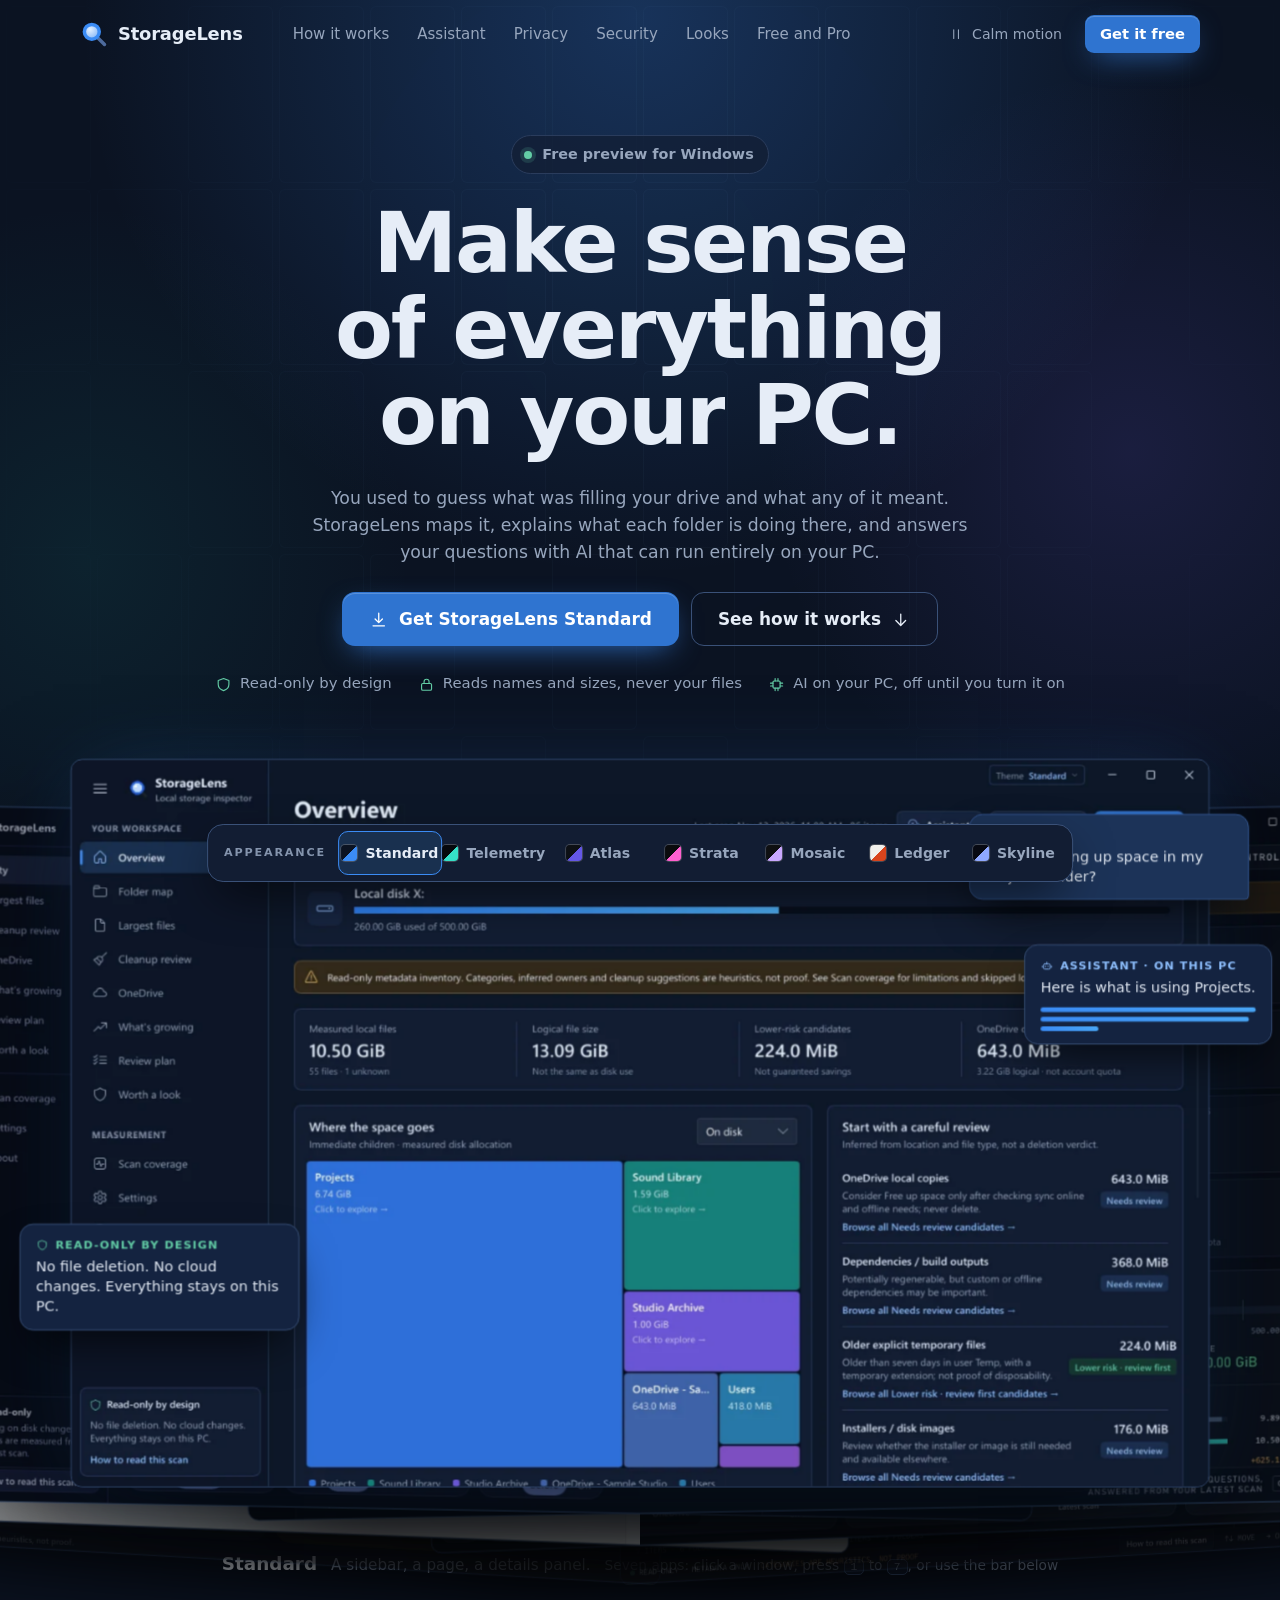
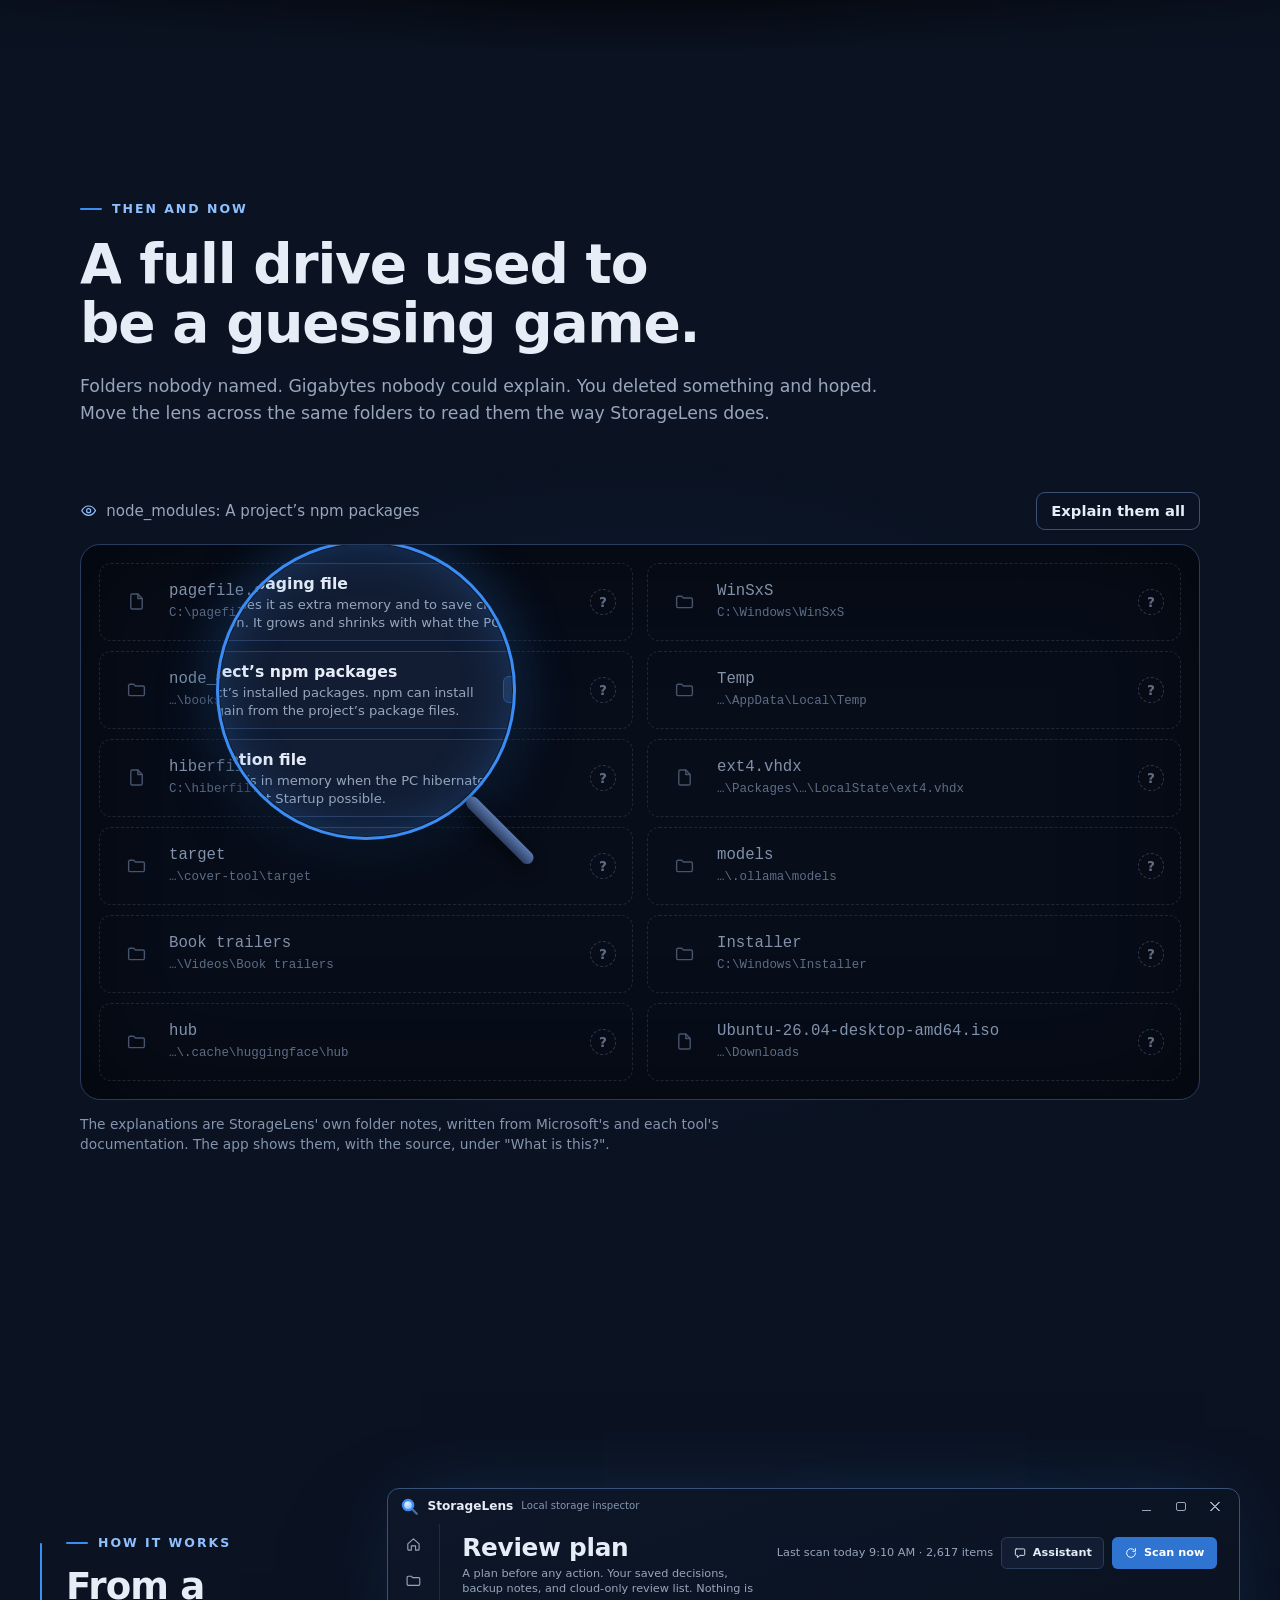
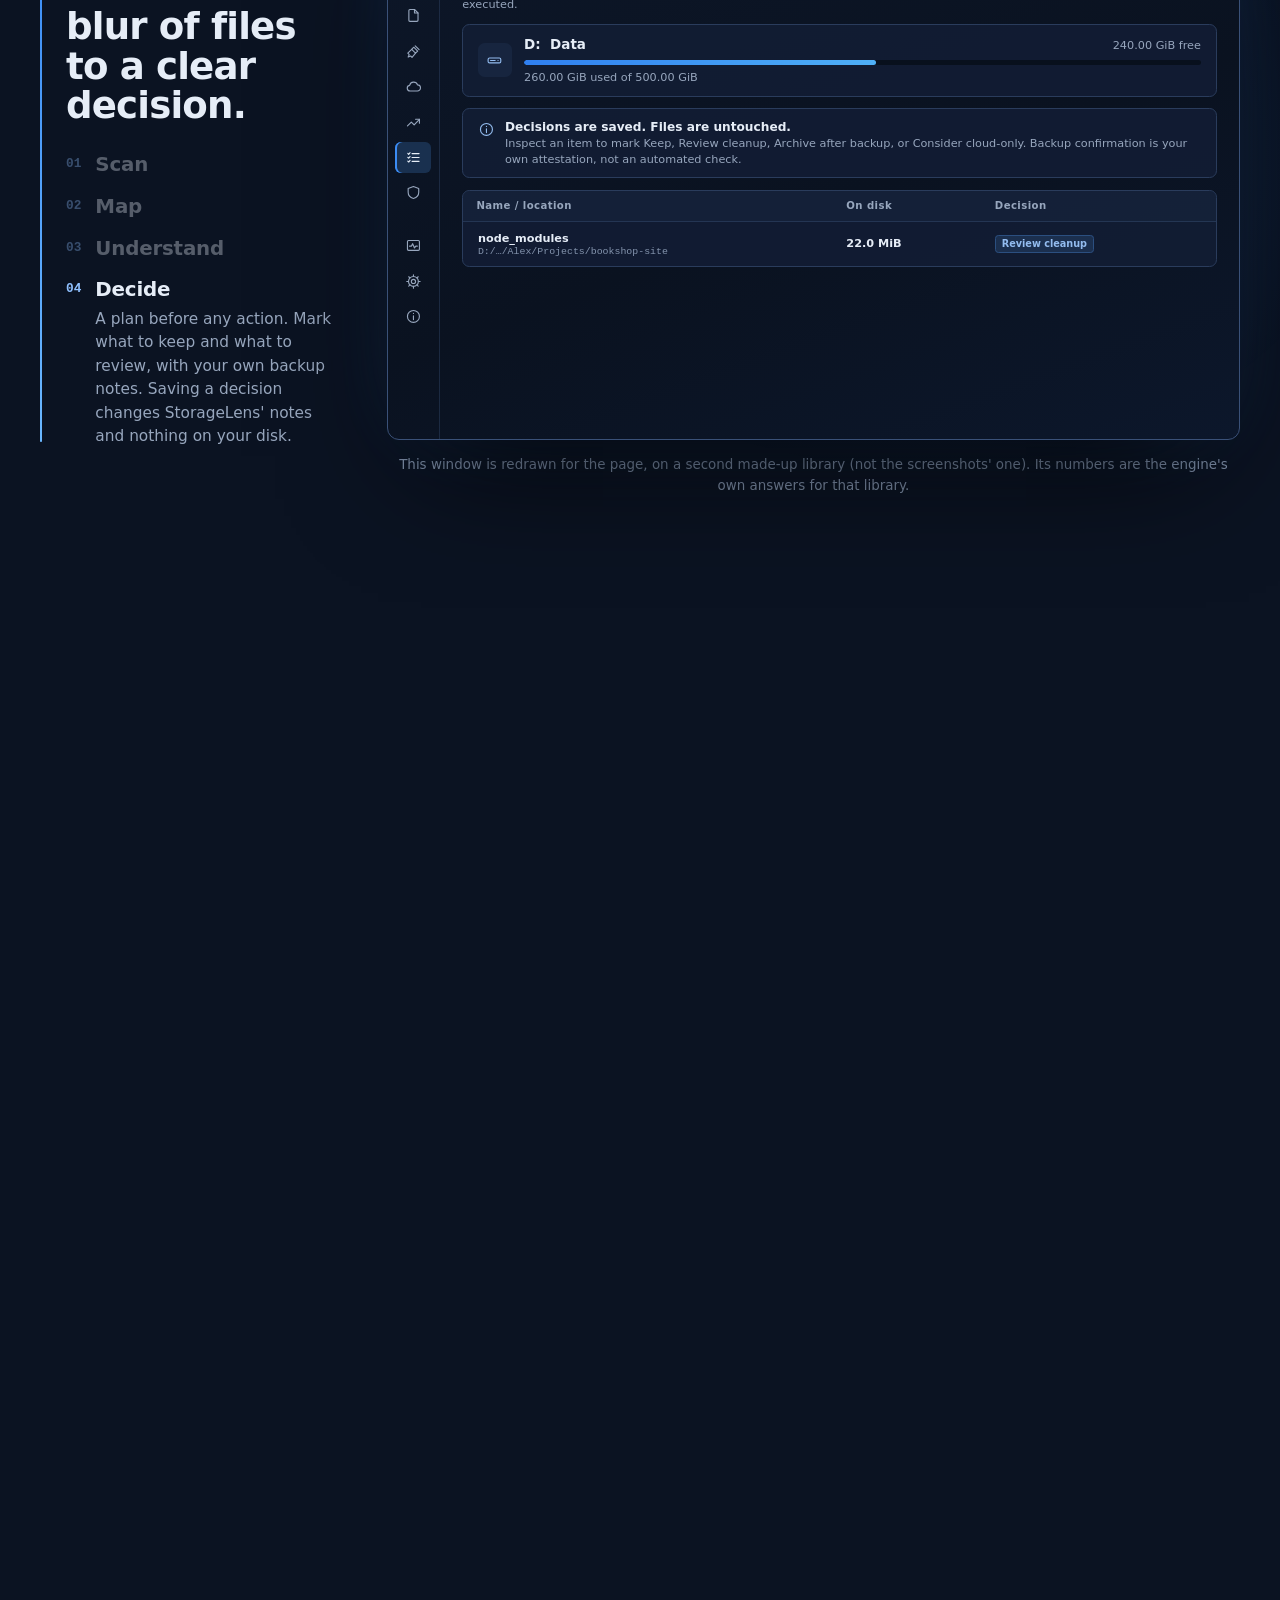
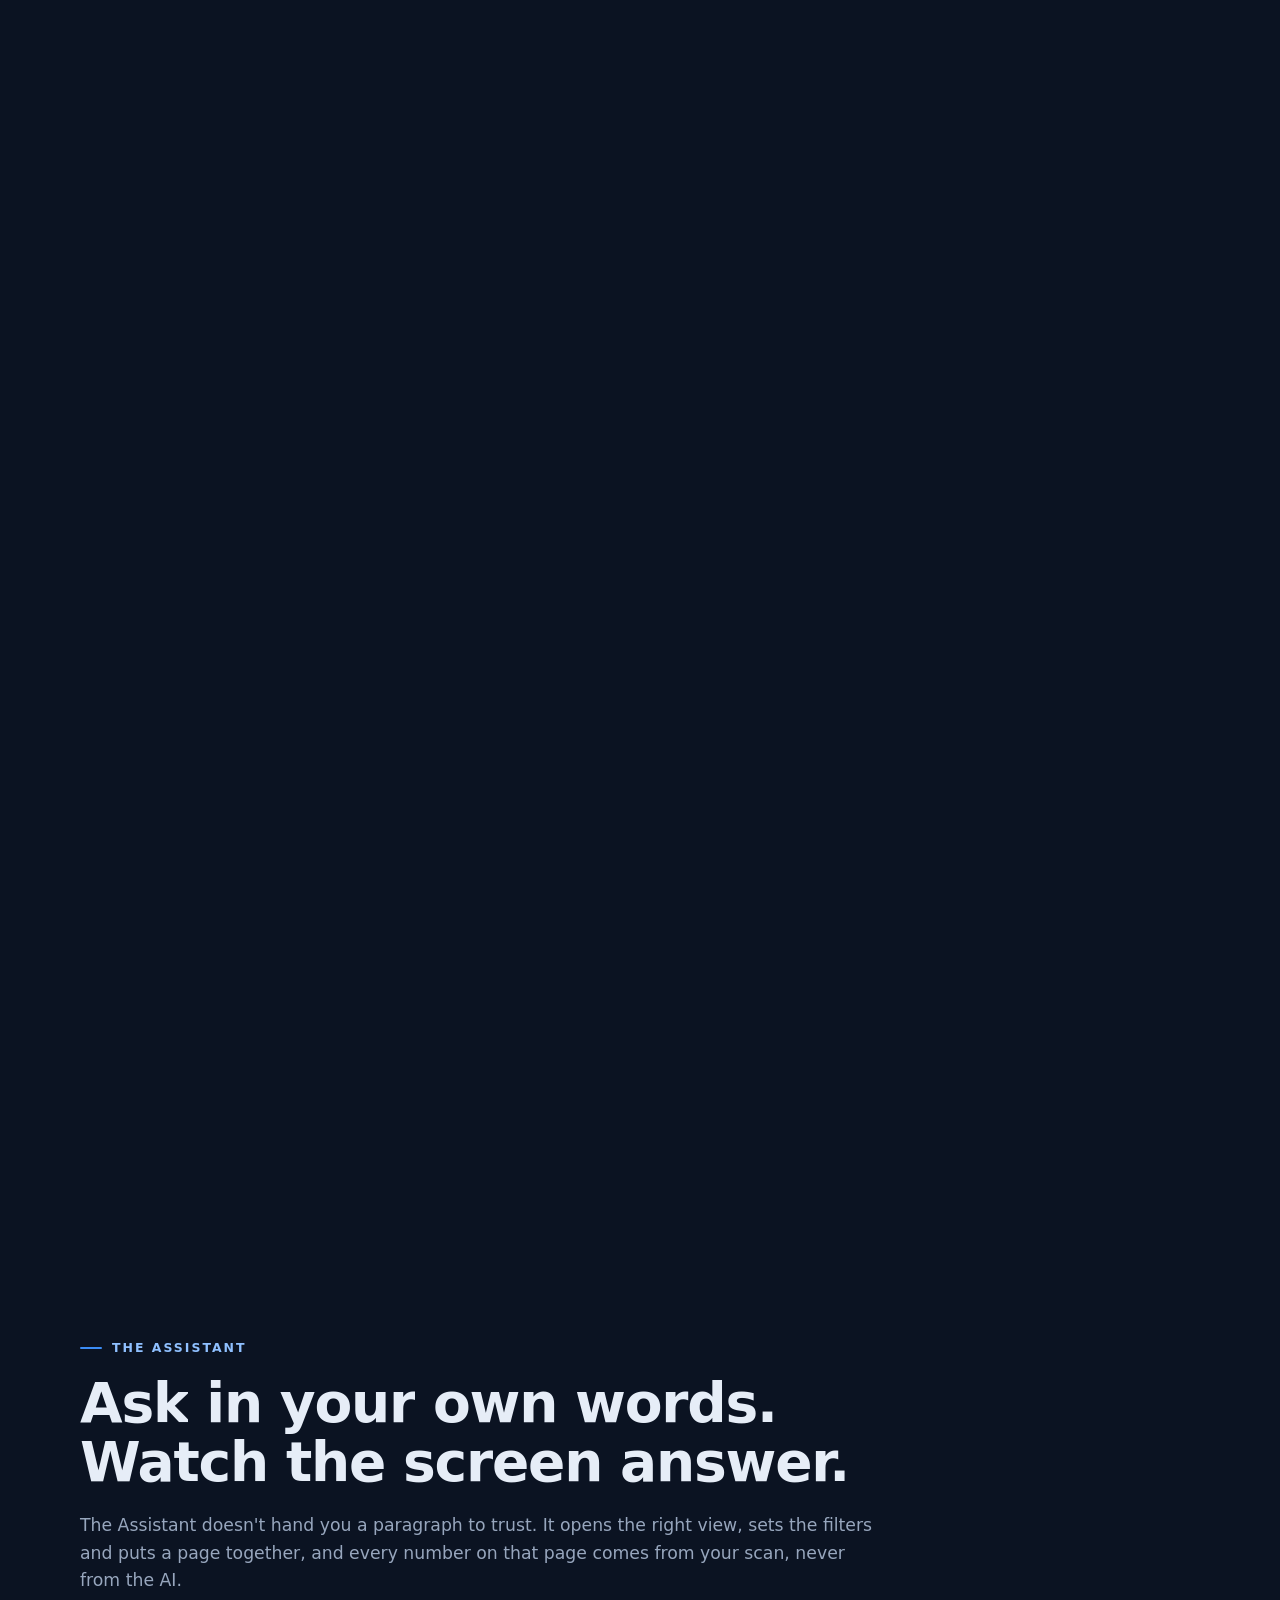
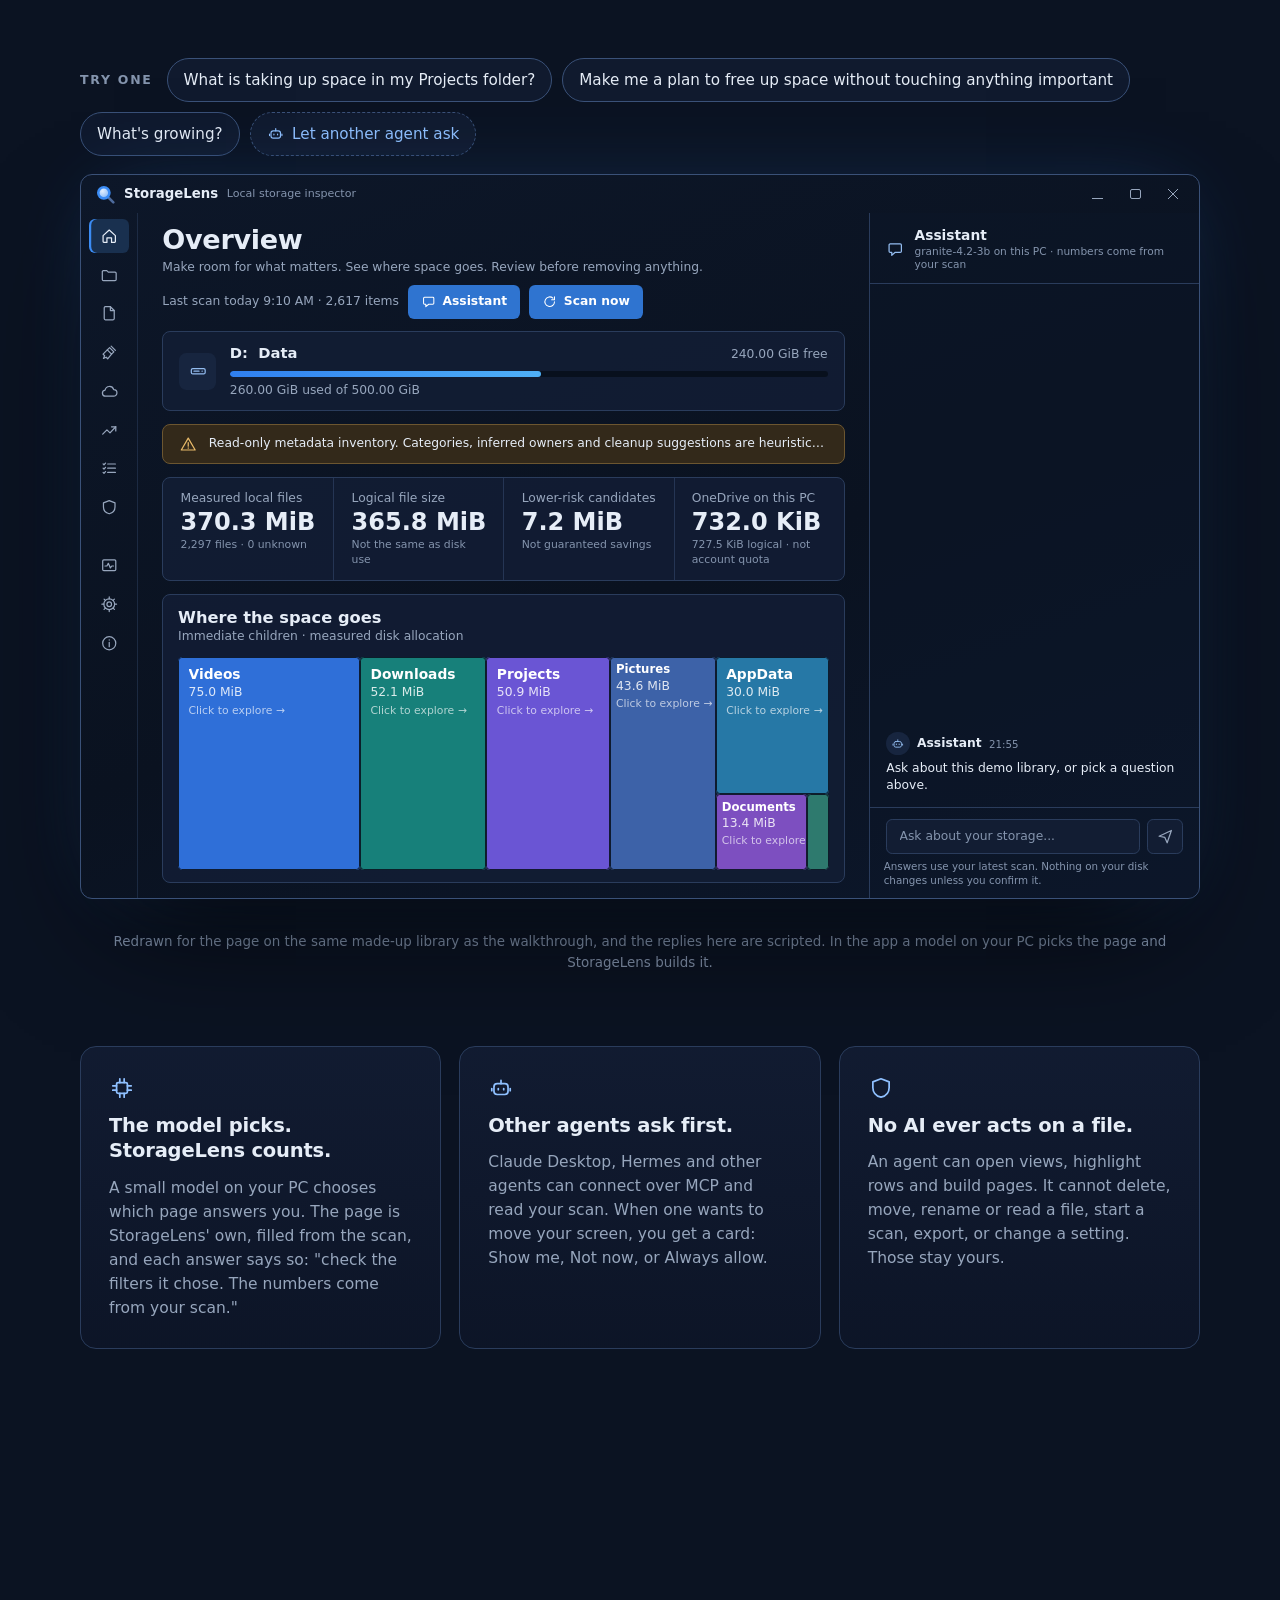
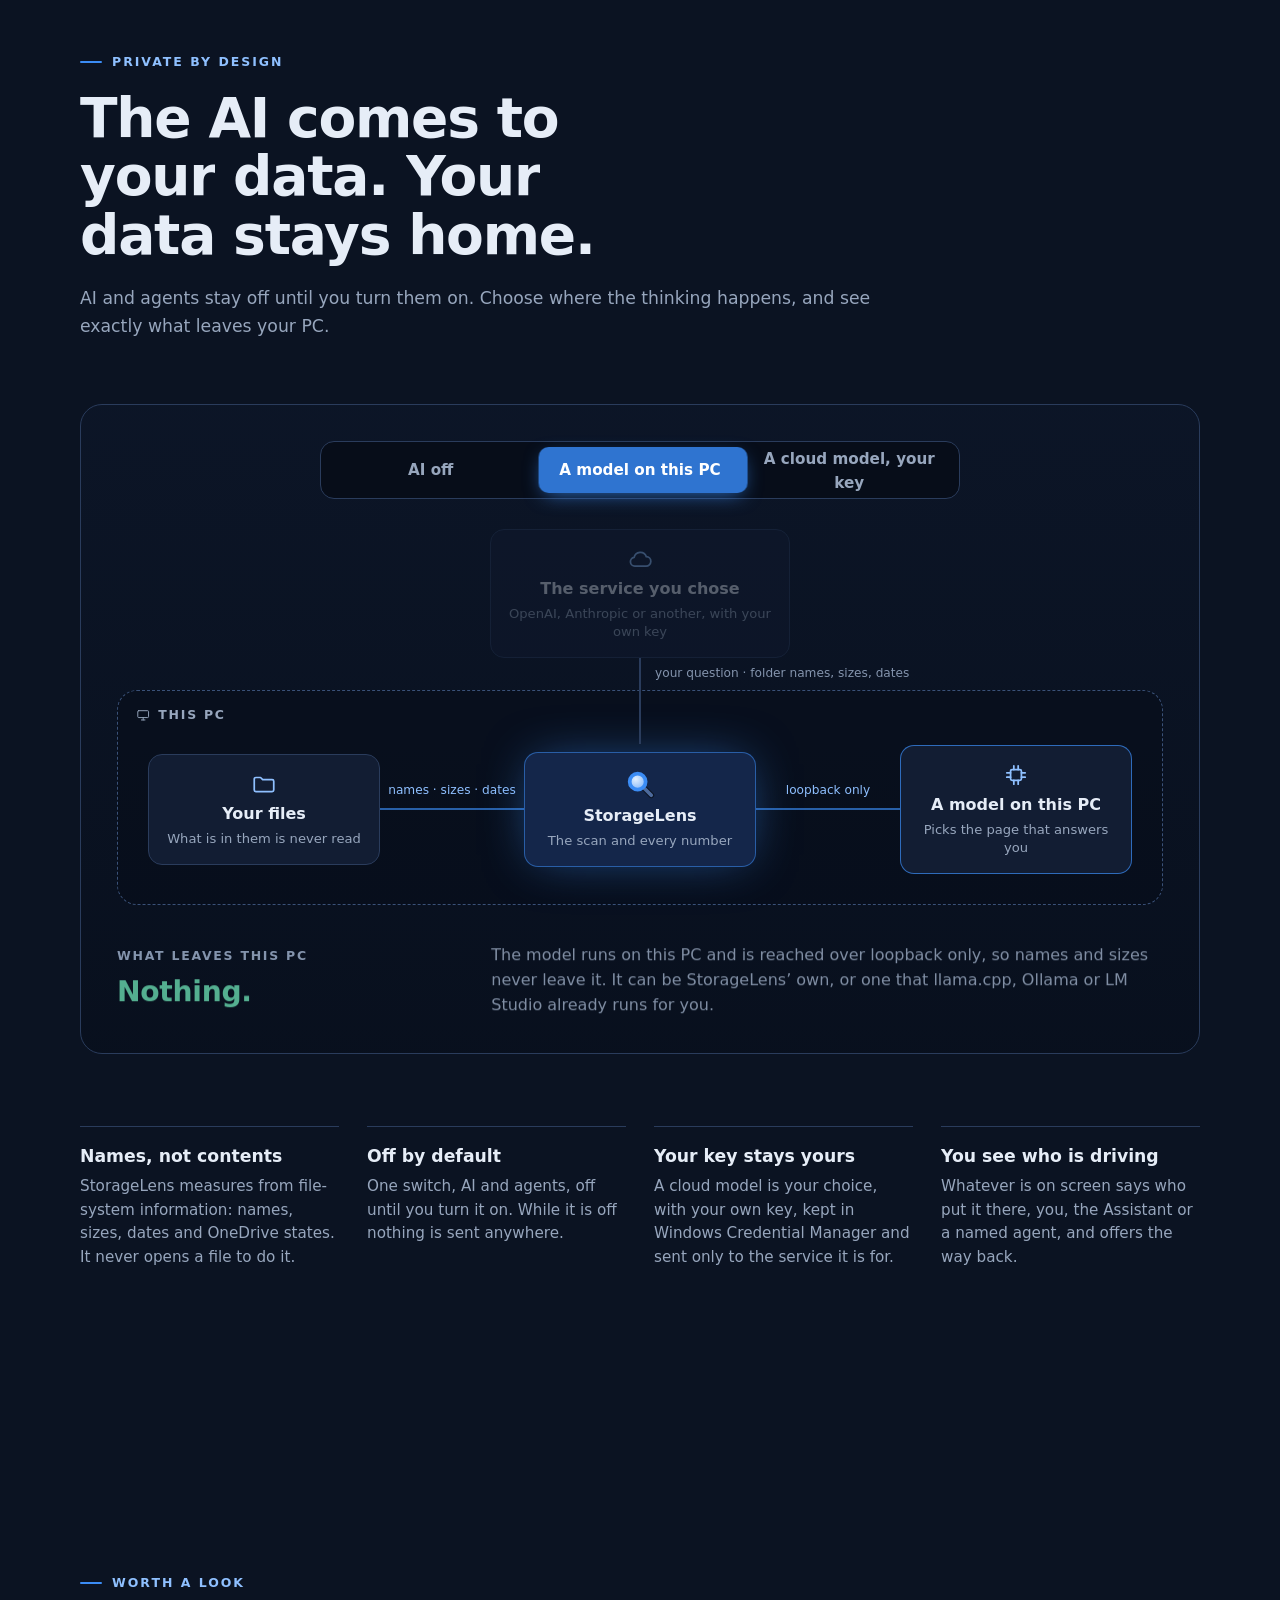
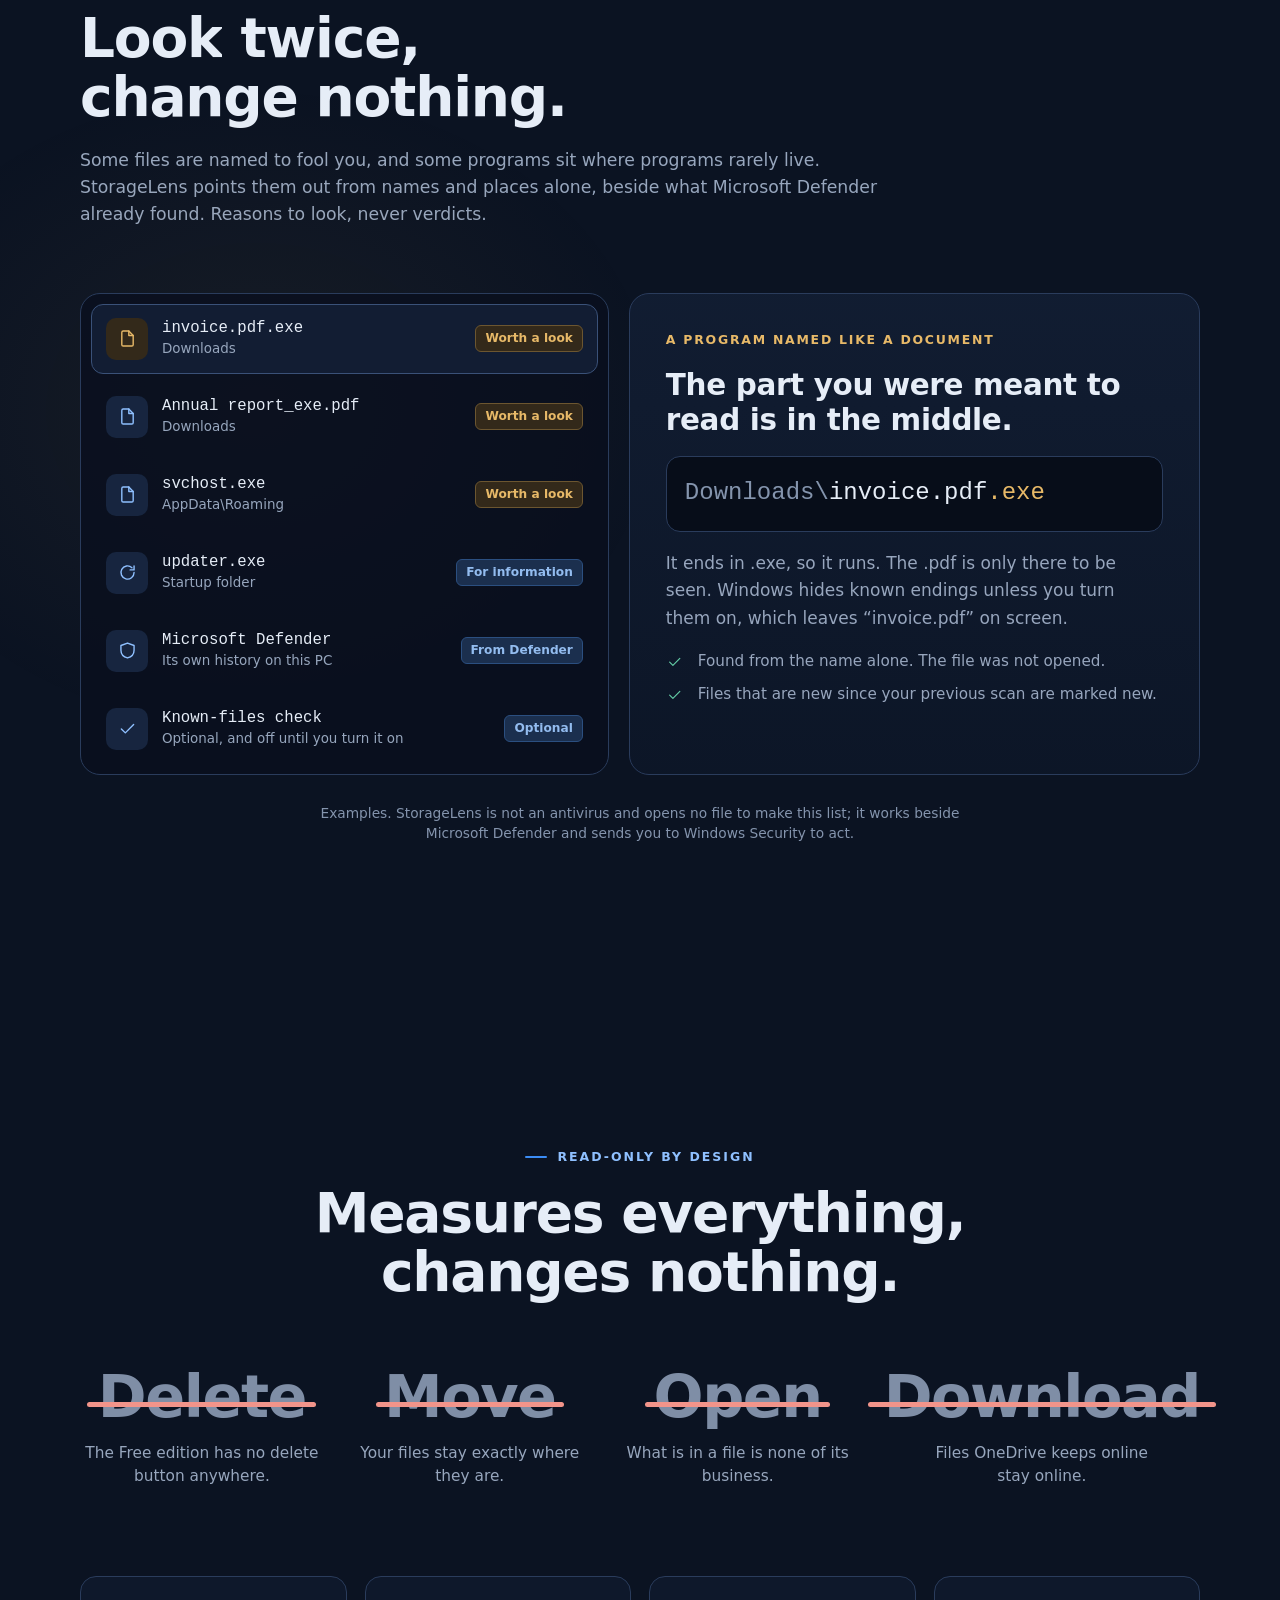
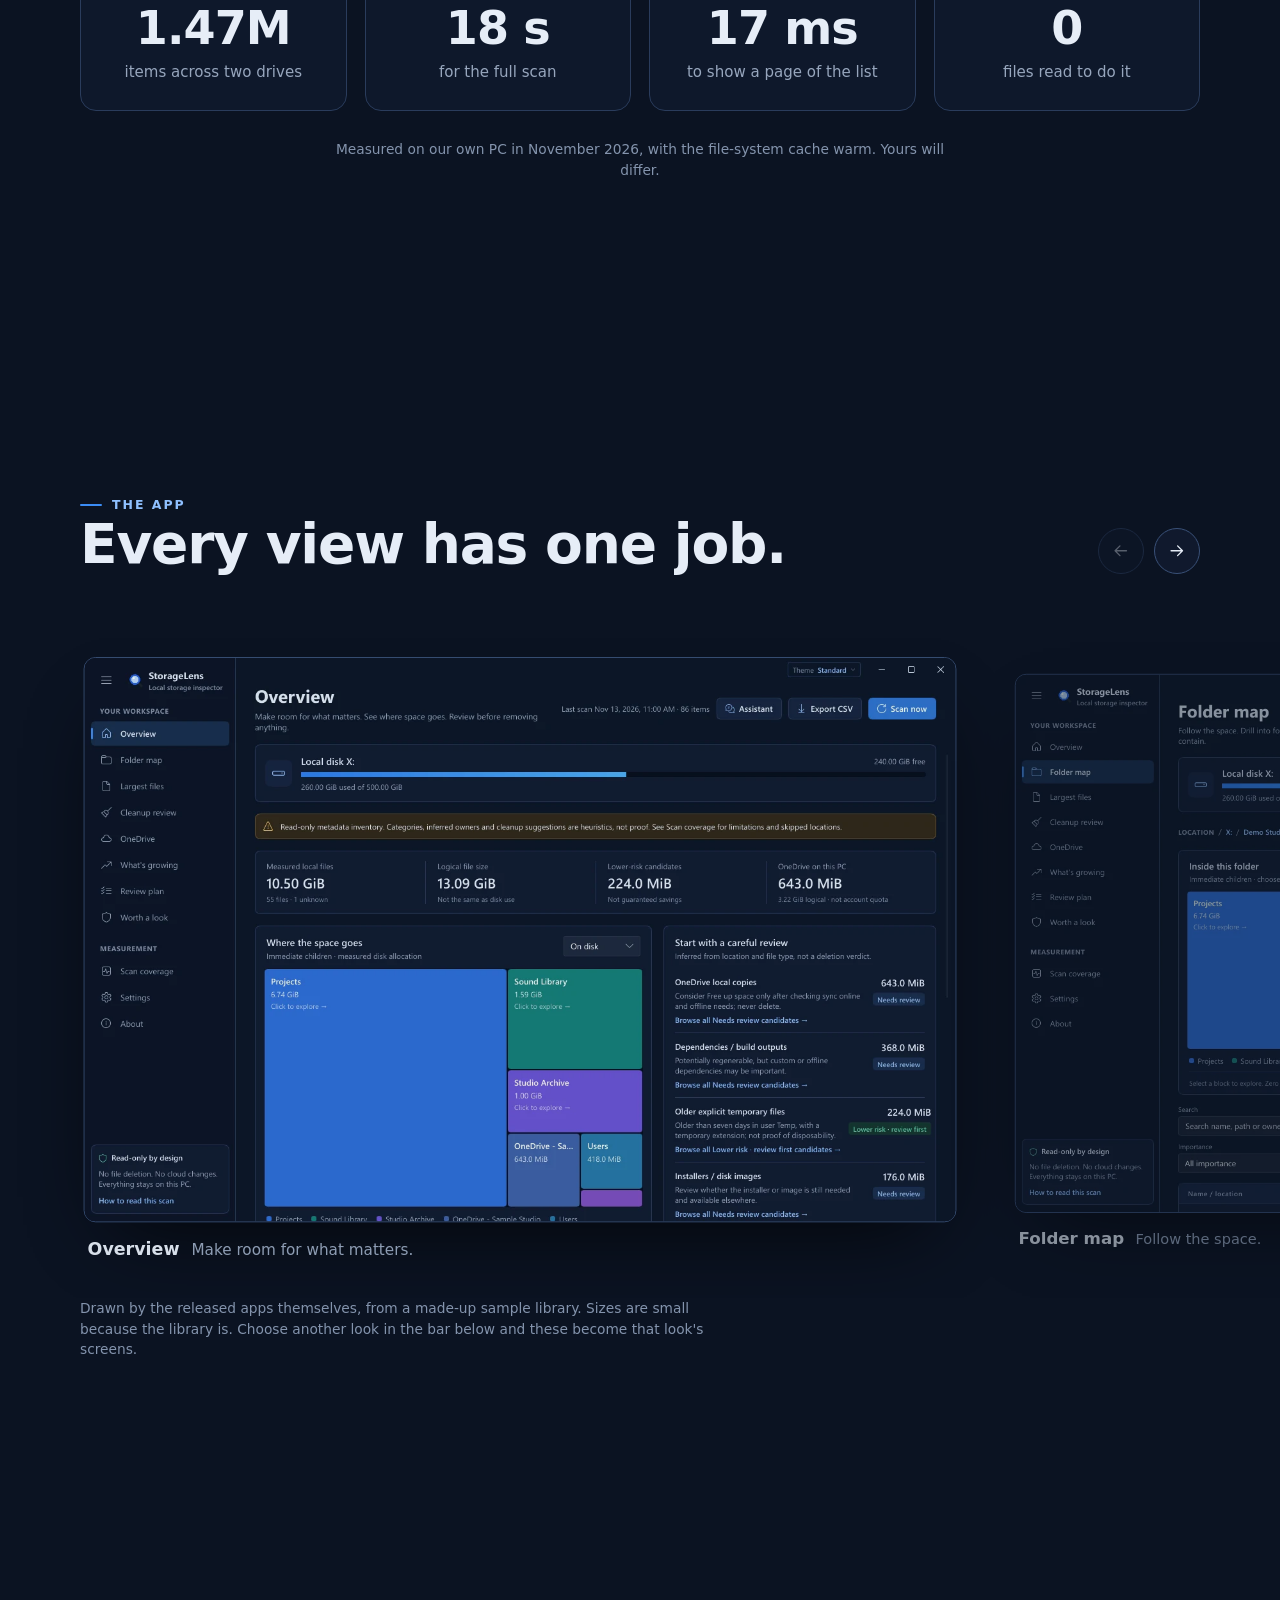
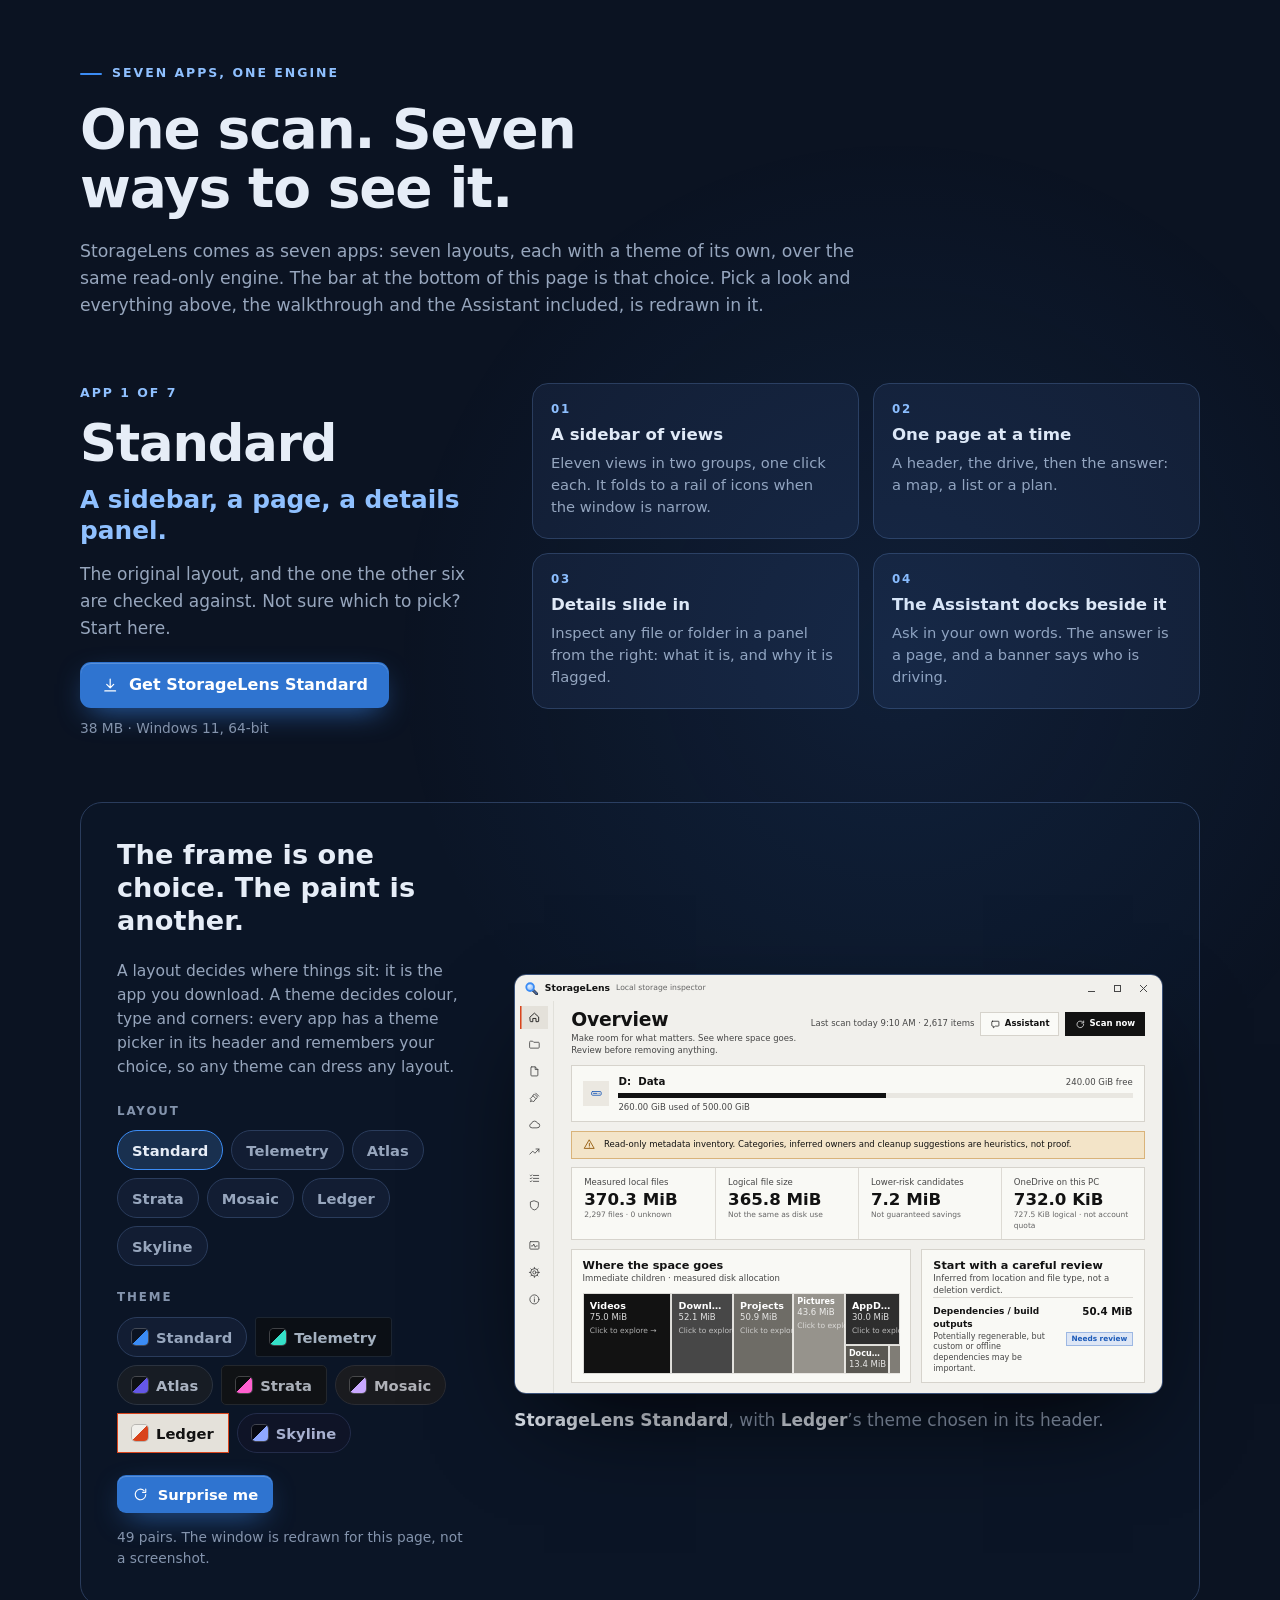
<file: index.html>
<!DOCTYPE html>
<html lang="en" data-motion-key="storagelens-motion" data-look="standard">
<head>
<meta charset="utf-8">
<meta name="viewport" content="width=device-width, initial-scale=1">
<title>StorageLens: make sense of everything on your PC</title>
<meta name="description" content="StorageLens is a free Windows app that maps your drives, explains what each folder is for, and answers questions in your own words with AI that can run on your PC. It reads names, sizes and dates, never what is in your files, and it changes nothing.">
<meta name="theme-color" content="#0b1322">
<link rel="canonical" href="https://demar-developer.github.io/storagelens/">
<meta property="og:type" content="website">
<meta property="og:url" content="https://demar-developer.github.io/storagelens/">
<meta property="og:title" content="StorageLens: make sense of everything on your PC">
<meta property="og:description" content="A free Windows app that maps your drives and explains what each folder is doing there. Read-only by design: it measures everything and changes nothing.">
<meta property="og:image" content="https://demar-developer.github.io/storagelens/assets/social-preview.jpg">
<meta name="twitter:card" content="summary_large_image">
<link rel="icon" href="favicon.ico" sizes="32x32">
<link rel="icon" href="assets/icon.svg" type="image/svg+xml">
<link rel="stylesheet" href="styles.css">
<link rel="stylesheet" href="layouts.css">
<script>document.documentElement.classList.add('js');setTimeout(function(){if(!window.__slReady)document.documentElement.classList.remove('js')},3000);</script>
<script type="module" src="js/main.mjs"></script>
</head>
<body>

<!-- Icons, drawn for this page (24 px grid, 1.6 px strokes). -->
<svg class="sprite" aria-hidden="true" focusable="false">
  <defs>
    <radialGradient id="glass" cx="38%" cy="34%" r="75%"><stop offset="0" stop-color="#e3f0ff"/><stop offset="1" stop-color="#7fb3f7"/></radialGradient>
  </defs>
  <symbol id="logo" viewBox="0 0 64 64">
    <path d="M40.5 40.5 56 56" stroke="#0b1322" stroke-width="12" stroke-linecap="round"/>
    <path d="M40.5 40.5 56 56" stroke="#4d6a9c" stroke-width="8" stroke-linecap="round"/>
    <circle cx="27" cy="27" r="17" fill="url(#glass)" stroke="#3b8cf5" stroke-width="8"/>
  </symbol>
  <g fill="none" stroke="currentColor" stroke-width="1.6" stroke-linecap="round" stroke-linejoin="round">
    <symbol id="i-home" viewBox="0 0 24 24"><path d="M4 11.2 12 4l8 7.2V19a1 1 0 0 1-1 1h-4v-6H9v6H5a1 1 0 0 1-1-1z"/></symbol>
    <symbol id="i-folder" viewBox="0 0 24 24"><path d="M3 7.5A1.5 1.5 0 0 1 4.500 6h4.300l2 2H19.500A1.500 1.500 0 0 1 21 9.500v8A1.500 1.500 0 0 1 19.500 19h-15A1.500 1.500 0 0 1 3 17.500z"/></symbol>
    <symbol id="i-file" viewBox="0 0 24 24"><path d="M7 3.500h6.500L18.500 8.500V19a1.500 1.500 0 0 1-1.500 1.500H7A1.500 1.500 0 0 1 5.500 19V5A1.500 1.500 0 0 1 7 3.500z"/><path d="M13.500 3.500v5h5"/></symbol>
    <symbol id="i-broom" viewBox="0 0 24 24"><path d="m14.500 4 5.500 5.500"/><path d="m12.500 6 5.500 5.500-3 3L9.500 9z"/><path d="M9.500 9 4 14.500l2 2-1.500 3.500L8 18.500l2 2 5-6"/></symbol>
    <symbol id="i-cloud" viewBox="0 0 24 24"><path d="M7.200 18.500a4 4 0 0 1-.6-7.960A5.800 5.800 0 0 1 17.800 9.800a4.350 4.350 0 0 1-.3 8.700z"/></symbol>
    <symbol id="i-growth" viewBox="0 0 24 24"><path d="m3.500 17 5.500-5.500 4 4 7.500-8"/><path d="M15 7.500h5.500V13"/></symbol>
    <symbol id="i-list" viewBox="0 0 24 24"><path d="M10 6.500h10M10 12h10M10 17.500h10"/><path d="m4 6.300 1.200 1.200 2-2.200M4 11.800 5.200 13l2-2.200M4 17.300l1.200 1.200 2-2.200"/></symbol>
    <symbol id="i-shield" viewBox="0 0 24 24"><path d="m12 3.500 7.500 2.800v5.400c0 4.300-3 7.600-7.500 8.800-4.500-1.200-7.500-4.500-7.500-8.800V6.300z"/></symbol>
    <symbol id="i-pulse" viewBox="0 0 24 24"><rect x="3.500" y="5" width="17" height="14" rx="1.500"/><path d="M6.500 13h2.500l1.800-3.500 2.700 6 1.800-2.500h2.200"/></symbol>
    <symbol id="i-gear" viewBox="0 0 24 24"><circle cx="12" cy="12" r="3"/><circle cx="12" cy="12" r="7"/><path d="M12 2.500V5M12 19v2.500M2.500 12H5M19 12h2.500M5.300 5.300 7 7M17 17l1.700 1.700M18.700 5.300 17 7M7 17l-1.700 1.700"/></symbol>
    <symbol id="i-info" viewBox="0 0 24 24"><circle cx="12" cy="12" r="8.500"/><path d="M12 11v5.500M12 7.600v.3"/></symbol>
    <symbol id="i-chat" viewBox="0 0 24 24"><path d="M5.500 5h13A1.500 1.500 0 0 1 20 6.500v8a1.500 1.500 0 0 1-1.500 1.500H12l-4.500 3.800V16h-2A1.500 1.500 0 0 1 4 14.500v-8A1.500 1.500 0 0 1 5.500 5z"/></symbol>
    <symbol id="i-download" viewBox="0 0 24 24"><path d="M12 4v11M7.500 11 12 15.500 16.500 11M5 19.500h14"/></symbol>
    <symbol id="i-refresh" viewBox="0 0 24 24"><path d="M19.500 12a7.500 7.500 0 1 1-2.400-5.500"/><path d="M19.500 4.500v4.500H15"/></symbol>
    <symbol id="i-drive" viewBox="0 0 24 24"><rect x="3" y="8.500" width="18" height="7" rx="2"/><path d="M6.500 12H13"/><path d="M17 12h.2"/></symbol>
    <symbol id="i-arrow" viewBox="0 0 24 24"><path d="M5 12h14M13 6l6 6-6 6"/></symbol>
    <symbol id="i-down" viewBox="0 0 24 24"><path d="M12 5v14M6 13l6 6 6-6"/></symbol>
    <symbol id="i-check" viewBox="0 0 24 24"><path d="m5 12.500 4.500 4.500L19 7.500"/></symbol>
    <symbol id="i-x" viewBox="0 0 24 24"><path d="m6.500 6.500 11 11M17.500 6.500l-11 11"/></symbol>
    <symbol id="i-lock" viewBox="0 0 24 24"><rect x="5" y="10.500" width="14" height="9.500" rx="1.800"/><path d="M8.500 10.500V8a3.500 3.500 0 0 1 7 0v2.500"/></symbol>
    <symbol id="i-chip" viewBox="0 0 24 24"><rect x="7" y="7" width="10" height="10" rx="1.500"/><path d="M10 3.500V7M14 3.500V7M10 17v3.500M14 17v3.500M3.500 10H7M3.500 14H7M17 10h3.500M17 14h3.500"/></symbol>
    <symbol id="i-key" viewBox="0 0 24 24"><circle cx="8" cy="15.500" r="4"/><path d="m11 12.500 8.500-8.500M16 7.500l2.500 2.500M13.500 10l2 2"/></symbol>
    <symbol id="i-warn" viewBox="0 0 24 24"><path d="M12 4 21 19.500H3z"/><path d="M12 10v4.500M12 16.800v.3"/></symbol>
    <symbol id="i-send" viewBox="0 0 24 24"><path d="m4 12 16-7.500-5.500 16-3-7z"/></symbol>
    <symbol id="i-bot" viewBox="0 0 24 24"><rect x="5.500" y="8" width="13" height="10" rx="3"/><path d="M12 8V5M9.500 12.500v1M14.500 12.500v1M3.500 12.500v2M20.500 12.500v2"/></symbol>
    <symbol id="i-open" viewBox="0 0 24 24"><path d="M14 5h5v5M19 5l-8 8"/><path d="M11 7H6.500A1.500 1.500 0 0 0 5 8.500v9A1.500 1.500 0 0 0 6.500 19h9a1.500 1.500 0 0 0 1.500-1.500V13"/></symbol>
    <symbol id="i-eye" viewBox="0 0 24 24"><path d="M2.500 12S6 5.500 12 5.500 21.500 12 21.500 12 18 18.500 12 18.500 2.500 12 2.500 12z"/><circle cx="12" cy="12" r="2.800"/></symbol>
    <symbol id="i-pc" viewBox="0 0 24 24"><rect x="3" y="4.500" width="18" height="11.500" rx="1.500"/><path d="M9 20h6M12 16v4"/></symbol>
    <symbol id="i-pin" viewBox="0 0 24 24"><path d="m14 4 6 6-3 1-3.500 3.500.5 4-1.500 1.500-7-7L7 11.500l4 .5L14.500 8.500z"/><path d="m8.500 15.500-4.500 4.500"/></symbol>
    <symbol id="i-play" viewBox="0 0 24 24"><path d="M8 5.500v13l10.500-6.500z"/></symbol>
    <symbol id="i-pause" viewBox="0 0 24 24"><path d="M8.500 5.500v13M15.500 5.500v13"/></symbol>
  </g>
</svg>

<a class="skip" href="#main">Skip to content</a>

<header class="nav" data-nav>
  <div class="nav-progress" aria-hidden="true"><i data-scroll-progress></i></div>
  <div class="nav-inner">
    <a class="brand" href="#top" aria-label="StorageLens, top of page">
      <svg class="brand-mark" aria-hidden="true"><use href="#logo"/></svg>
      <span>StorageLens</span>
    </a>
    <nav class="nav-links" aria-label="Sections">
      <a href="#how">How it works</a>
      <a href="#ask">Assistant</a>
      <a href="#privacy">Privacy</a>
      <a href="#security">Security</a>
      <a href="#looks">Looks</a>
      <a href="#editions">Free and Pro</a>
    </nav>
    <div class="nav-actions">
      <button class="motion-toggle" type="button" data-motion-toggle aria-pressed="false" title="Turn the page's motion down or back up">
        <svg class="ic" aria-hidden="true"><use href="#i-pause" data-motion-icon/></svg>
        <span data-motion-label>Calm motion</span>
      </button>
      <a class="btn btn-primary btn-sm" href="#get">Get it free</a>
    </div>
  </div>
</header>

<!-- The appearance bar: the seven apps. The whole page wears the look that is on. -->
<div class="dock" role="radiogroup" aria-label="Appearance: the look this page wears">
  <span class="dock-k" aria-hidden="true">Appearance</span>
  <div class="dock-set" data-dock-set><i class="dock-thumb" data-dock-thumb aria-hidden="true"></i></div>
</div>

<main id="main">

<!-- ───────────────────────────── Hero ───────────────────────────── -->
<section class="hero" id="top" data-module="hero" role="group" aria-label="StorageLens">
  <div class="hero-bg" aria-hidden="true">
    <div class="hero-glow"></div>
    <div class="hero-tiles" data-hero-tiles></div>
  </div>
  <div class="wrap hero-copy">
    <p class="pill" data-reveal><i class="dot"></i>Free preview for Windows</p>
    <h1 class="display" data-split>Make sense of everything on your PC.</h1>
    <p class="lede" data-reveal data-reveal-delay="260">You used to guess what was filling your drive and what any of it meant. StorageLens maps it, explains what each folder is doing there, and answers your questions with AI that can run entirely on your PC.</p>
    <div class="hero-cta" data-reveal data-reveal-delay="340">
      <a class="btn btn-primary btn-lg" href="#get" data-download>
        <svg class="ic" aria-hidden="true"><use href="#i-download"/></svg><span>Get <span data-download-name>StorageLens Standard</span></span>
      </a>
      <a class="btn btn-ghost btn-lg" href="#how">See how it works<svg class="ic" aria-hidden="true"><use href="#i-down"/></svg></a>
    </div>
    <ul class="hero-facts" data-reveal data-reveal-delay="420">
      <li><svg class="ic" aria-hidden="true"><use href="#i-shield"/></svg>Read-only by design</li>
      <li><svg class="ic" aria-hidden="true"><use href="#i-lock"/></svg>Reads names and sizes, never your files</li>
      <li><svg class="ic" aria-hidden="true"><use href="#i-chip"/></svg>AI on your PC, off until you turn it on</li>
    </ul>
  </div>

  <div class="hero-stage" data-hero-stage role="group" aria-label="StorageLens' Overview in each of the seven looks. Left and right arrows change the look.">
    <div class="hero-enter" data-hero-enter>
      <div class="hero-tilt deck-stage" data-hero-tilt>
        <button type="button" class="deck-card is-front" data-look="standard" aria-label="Standard: put this look on">
          <img src="assets/looks/standard/overview.webp" width="1360" height="880" alt="StorageLens' Overview: a drive's used space, four totals, a map of the largest folders and a list of what to review first." fetchpriority="high" decoding="async">
        </button>
        <div class="callout callout-ask" data-depth="46" aria-hidden="true">
          <span class="callout-k">You</span>
          <p>What is taking up space in my Projects folder?</p>
        </div>
        <div class="callout callout-answer" data-depth="70" aria-hidden="true">
          <span class="callout-k"><svg class="ic"><use href="#i-bot"/></svg>Assistant · on this PC</span>
          <p>Here is what is using Projects.</p>
          <div class="callout-bars"><i style="--w:100%"></i><i style="--w:97%"></i><i style="--w:27%"></i></div>
        </div>
        <div class="callout callout-safe" data-depth="34" aria-hidden="true">
          <span class="callout-k"><svg class="ic"><use href="#i-shield"/></svg>Read-only by design</span>
          <p>No file deletion. No cloud changes. Everything stays on this PC.</p>
        </div>
      </div>
    </div>
    <p class="deck-cap" aria-live="polite"><b data-deck-name>Standard</b><span data-deck-line>A sidebar, a page, a details panel.</span><span class="deck-keys">Seven apps: click a window, press <kbd>1</kbd> to <kbd>7</kbd>, or use the bar below</span></p>
  </div>
</section>

<!-- ───────────────────────────── Then and now: the lens ───────────────────────────── -->
<section class="section then" id="then-now">
  <div class="wrap">
    <div class="section-head">
      <p class="eyebrow" data-reveal>Then and now</p>
      <h2 class="title" data-split>A full drive used to be a guessing game.</h2>
      <p class="lede" data-reveal>Folders nobody named. Gigabytes nobody could explain. You deleted something and hoped. Move the lens across the same folders to read them the way StorageLens does.</p>
    </div>

    <div class="lens-wrap" data-reveal>
      <div class="lens-bar">
        <span class="lens-hint"><svg class="ic" aria-hidden="true"><use href="#i-eye"/></svg><span data-lens-hint>Move the lens over a folder</span></span>
        <button class="btn btn-ghost btn-sm" type="button" data-lens-toggle aria-pressed="false">Explain them all</button>
      </div>
      <div class="lens-stage" data-module="lens" tabindex="0" role="group" aria-label="A list of folders. Arrow keys move the lens; the button above explains every folder.">
        <ul class="lens-layer lens-raw" aria-hidden="true" data-lens-raw></ul>
        <ul class="lens-layer lens-known" data-lens-known></ul>
        <div class="lens" data-lens aria-hidden="true">
          <div class="lens-clip"><div class="lens-view" data-lens-view></div></div>
          <span class="lens-ring"></span>
          <span class="lens-handle"></span>
        </div>
      </div>
      <p class="fine">The explanations are StorageLens' own folder notes, written from Microsoft's and each tool's documentation. The app shows them, with the source, under "What is this?".</p>
    </div>
  </div>
</section>

<!-- ───────────────────────────── How it works: the pinned story ───────────────────────────── -->
<section class="story" id="how" data-module="story">
  <div class="story-pin">
    <div class="wrap story-grid">
      <div class="story-copy">
        <p class="eyebrow">How it works</p>
        <h2 class="title title-sm">From a blur of files to a clear decision.</h2>
        <ol class="steps" data-steps>
          <li class="step is-on" data-step>
            <span class="step-n">01</span>
            <div>
              <h3>Scan</h3>
              <p>One pass over what Windows already knows about your files: names, sizes, dates and OneDrive states. No file is opened, and files OneDrive keeps online are never downloaded.</p>
              <p class="step-fact">1.47 million items in 18 seconds on our own PC</p>
            </div>
          </li>
          <li class="step" data-step>
            <span class="step-n">02</span>
            <div>
              <h3>Map</h3>
              <p>Follow the space. Every folder is a block sized by what it really takes on disk. Click one to go inside, as deep as you like.</p>
            </div>
          </li>
          <li class="step" data-step>
            <span class="step-n">03</span>
            <div>
              <h3>Understand</h3>
              <p>For well-known Windows, developer and app folders, StorageLens says what the folder is, the supported way to free its space and what not to do. Everything else gets an importance level and the reason for it.</p>
            </div>
          </li>
          <li class="step" data-step>
            <span class="step-n">04</span>
            <div>
              <h3>Decide</h3>
              <p>A plan before any action. Mark what to keep and what to review, with your own backup notes. Saving a decision changes StorageLens' notes and nothing on your disk.</p>
            </div>
          </li>
        </ol>
        <div class="story-rail" aria-hidden="true"><i data-story-rail></i></div>
      </div>
      <div class="story-stage">
        <div class="app-slot" data-story-app>
          <img class="app-fallback" src="assets/looks/standard/folders.webp" width="1360" height="880" loading="lazy" decoding="async" alt="StorageLens' Folder map: the folders inside a folder as blocks sized by the space they take on disk.">
        </div>
        <p class="demo-note">This window is redrawn for the page, on a second made-up library (not the screenshots' one). Its numbers are the engine's own answers for that library.</p>
      </div>
    </div>
  </div>
</section>

<!-- ───────────────────────────── Ask: the Assistant ───────────────────────────── -->
<section class="section ask" id="ask">
  <div class="wrap">
    <div class="section-head">
      <p class="eyebrow" data-reveal>The Assistant</p>
      <h2 class="title" data-split>Ask in your own words. Watch the screen answer.</h2>
      <p class="lede" data-reveal>The Assistant doesn't hand you a paragraph to trust. It opens the right view, sets the filters and puts a page together, and every number on that page comes from your scan, never from the AI.</p>
    </div>

    <div class="ask-stage" data-reveal data-module="assistant">
      <div class="ask-chips" data-ask-chips role="group" aria-label="Questions to try">
        <span class="ask-chips-k">Try one</span>
        <button class="chip" type="button" data-ask="projects">What is taking up space in my Projects folder?</button>
        <button class="chip" type="button" data-ask="plan">Make me a plan to free up space without touching anything important</button>
        <button class="chip" type="button" data-ask="growth">What's growing?</button>
        <button class="chip chip-agent" type="button" data-ask="hermes"><svg class="ic" aria-hidden="true"><use href="#i-bot"/></svg>Let another agent ask</button>
      </div>
      <div class="app-slot app-slot-wide" data-ask-app>
        <img class="app-fallback" src="assets/looks/standard/chat.webp" width="1360" height="880" loading="lazy" decoding="async" alt="The Assistant's panel open beside the Overview, with questions to start from.">
      </div>
      <p class="demo-note">Redrawn for the page on the same made-up library as the walkthrough, and the replies here are scripted. In the app a model on your PC picks the page and StorageLens builds it.</p>
    </div>

    <ul class="trio" data-reveal-group>
      <li class="card" data-reveal data-spot>
        <svg class="ic ic-lg" aria-hidden="true"><use href="#i-chip"/></svg>
        <h3>The model picks. StorageLens counts.</h3>
        <p>A small model on your PC chooses which page answers you. The page is StorageLens' own, filled from the scan, and each answer says so: "check the filters it chose. The numbers come from your scan."</p>
      </li>
      <li class="card" data-reveal data-spot>
        <svg class="ic ic-lg" aria-hidden="true"><use href="#i-bot"/></svg>
        <h3>Other agents ask first.</h3>
        <p>Claude Desktop, Hermes and other agents can connect over MCP and read your scan. When one wants to move your screen, you get a card: Show me, Not now, or Always allow.</p>
      </li>
      <li class="card" data-reveal data-spot>
        <svg class="ic ic-lg" aria-hidden="true"><use href="#i-shield"/></svg>
        <h3>No AI ever acts on a file.</h3>
        <p>An agent can open views, highlight rows and build pages. It cannot delete, move, rename or read a file, start a scan, export, or change a setting. Those stay yours.</p>
      </li>
    </ul>
  </div>
</section>

<!-- ───────────────────────────── Privacy ───────────────────────────── -->
<section class="section privacy" id="privacy">
  <div class="wrap">
    <div class="section-head">
      <p class="eyebrow" data-reveal>Private by design</p>
      <h2 class="title" data-split>The AI comes to your data. Your data stays home.</h2>
      <p class="lede" data-reveal>AI and agents stay off until you turn them on. Choose where the thinking happens, and see exactly what leaves your PC.</p>
    </div>

    <div class="flow" data-reveal data-module="privacy" data-mode="off">
      <div class="seg" role="radiogroup" aria-label="Where the Assistant's model runs" data-seg>
        <i class="seg-thumb" data-seg-thumb aria-hidden="true"></i>
        <button type="button" role="radio" aria-checked="true" data-mode="off">AI off</button>
        <button type="button" role="radio" aria-checked="false" tabindex="-1" data-mode="local">A model on this PC</button>
        <button type="button" role="radio" aria-checked="false" tabindex="-1" data-mode="cloud">A cloud model, your key</button>
      </div>

      <div class="flow-map" aria-hidden="true">
        <div class="flow-pc">
          <span class="flow-pc-k"><svg class="ic"><use href="#i-pc"/></svg>This PC</span>
          <div class="node node-files">
            <svg class="ic ic-lg"><use href="#i-folder"/></svg>
            <b>Your files</b>
            <span>What is in them is never read</span>
          </div>
          <div class="wire wire-scan" data-wire="scan"><span class="wire-k">names · sizes · dates</span><i class="packet"></i><i class="packet"></i><i class="packet"></i></div>
          <div class="node node-app">
            <svg class="brand-mark"><use href="#logo"/></svg>
            <b>StorageLens</b>
            <span>The scan and every number</span>
          </div>
          <div class="wire wire-local" data-wire="local"><span class="wire-k">loopback only</span><i class="packet"></i><i class="packet"></i><i class="packet packet-back"></i></div>
          <div class="node node-model" data-node="local">
            <svg class="ic ic-lg"><use href="#i-chip"/></svg>
            <b>A model on this PC</b>
            <span>Picks the page that answers you</span>
          </div>
        </div>
        <div class="wire wire-cloud" data-wire="cloud"><span class="wire-k">your question · folder names, sizes, dates</span><i class="packet"></i><i class="packet"></i><i class="packet packet-back"></i></div>
        <div class="node node-cloud" data-node="cloud">
          <svg class="ic ic-lg"><use href="#i-cloud"/></svg>
          <b>The service you chose</b>
          <span>OpenAI, Anthropic or another, with your own key</span>
        </div>
      </div>

      <div class="flow-say" aria-live="polite">
        <div class="flow-leaves">
          <span class="flow-leaves-k">What leaves this PC</span>
          <p class="flow-leaves-v" data-flow-leaves>Nothing.</p>
        </div>
        <p class="flow-detail" data-flow-detail>No model runs and no agent can connect. The Assistant still answers its fixed questions from the scan, and "What is this?" still works, because the folder notes are not AI.</p>
      </div>
    </div>

    <ul class="quad" data-reveal-group>
      <li data-reveal><h3>Names, not contents</h3><p>StorageLens measures from file-system information: names, sizes, dates and OneDrive states. It never opens a file to do it.</p></li>
      <li data-reveal><h3>Off by default</h3><p>One switch, AI and agents, off until you turn it on. While it is off nothing is sent anywhere.</p></li>
      <li data-reveal><h3>Your key stays yours</h3><p>A cloud model is your choice, with your own key, kept in Windows Credential Manager and sent only to the service it is for.</p></li>
      <li data-reveal><h3>You see who is driving</h3><p>Whatever is on screen says who put it there, you, the Assistant or a named agent, and offers the way back.</p></li>
    </ul>
  </div>
</section>

<!-- ───────────────────────────── Security: Worth a look ───────────────────────────── -->
<section class="section security" id="security">
  <div class="wrap">
    <div class="section-head">
      <p class="eyebrow" data-reveal>Worth a look</p>
      <h2 class="title" data-split>Look twice, change nothing.</h2>
      <p class="lede" data-reveal>Some files are named to fool you, and some programs sit where programs rarely live. StorageLens points them out from names and places alone, beside what Microsoft Defender already found. Reasons to look, never verdicts.</p>
    </div>

    <div class="signals" data-reveal data-module="signals">
      <div class="signals-list" role="tablist" aria-label="Examples of what StorageLens notices" aria-orientation="vertical" data-signals-list>
        <i class="signals-beam" data-signals-beam aria-hidden="true"></i>
      </div>
      <div class="signals-detail" data-signals-detail role="tabpanel" tabindex="0"></div>
    </div>
    <p class="fine center" data-reveal>Examples. StorageLens is not an antivirus and opens no file to make this list; it works beside Microsoft Defender and sends you to Windows Security to act.</p>
  </div>
</section>

<!-- ───────────────────────────── Promises and numbers ───────────────────────────── -->
<section class="section promises" id="promises">
  <div class="wrap">
    <div class="section-head center">
      <p class="eyebrow" data-reveal>Read-only by design</p>
      <h2 class="title" data-split>Measures everything, changes nothing.</h2>
    </div>
    <ul class="nevers" data-module="nevers">
      <li data-never><span class="never-word">Delete<i></i></span><p>The Free edition has no delete button anywhere.</p></li>
      <li data-never><span class="never-word">Move<i></i></span><p>Your files stay exactly where they are.</p></li>
      <li data-never><span class="never-word">Open<i></i></span><p>What is in a file is none of its business.</p></li>
      <li data-never><span class="never-word">Download<i></i></span><p>Files OneDrive keeps online stay online.</p></li>
    </ul>

    <ul class="stats" data-reveal-group>
      <li data-reveal><b><span data-count="1.47" data-decimals="2">1.47</span>M</b><span>items across two drives</span></li>
      <li data-reveal><b><span data-count="18">18</span> s</b><span>for the full scan</span></li>
      <li data-reveal><b><span data-count="17">17</span> ms</b><span>to show a page of the list</span></li>
      <li data-reveal><b><span data-count="0">0</span></b><span>files read to do it</span></li>
    </ul>
    <p class="fine center" data-reveal>Measured on our own PC in November 2026, with the file-system cache warm. Yours will differ.</p>
  </div>
</section>

<!-- ───────────────────────────── Screens ───────────────────────────── -->
<section class="section screens" id="screens">
  <div class="wrap">
    <div class="section-head split">
      <div>
        <p class="eyebrow" data-reveal>The app</p>
        <h2 class="title" data-split>Every view has one job.</h2>
      </div>
      <div class="gallery-nav" data-reveal>
        <button class="round" type="button" data-gallery-prev aria-label="Previous screen"><svg class="ic flip" aria-hidden="true"><use href="#i-arrow"/></svg></button>
        <button class="round" type="button" data-gallery-next aria-label="Next screen"><svg class="ic" aria-hidden="true"><use href="#i-arrow"/></svg></button>
      </div>
    </div>
  </div>
  <div class="gallery" data-module="gallery" data-reveal>
    <ul class="gallery-track" data-gallery-track tabindex="0" aria-label="Screens of StorageLens. Scroll sideways or use the arrow keys.">
      <li class="shot"><figure><div class="window"><img data-shot="overview" src="assets/looks/standard/overview.webp" width="1360" height="880" loading="lazy" decoding="async" alt="Overview: totals, a map of where the space goes and what to review first."></div><figcaption><b>Overview</b><span>Make room for what matters.</span></figcaption></figure></li>
      <li class="shot"><figure><div class="window"><img data-shot="folders" src="assets/looks/standard/folders.webp" width="1360" height="880" loading="lazy" decoding="async" alt="Folder map: the folders inside a folder as blocks sized by disk use."></div><figcaption><b>Folder map</b><span>Follow the space.</span></figcaption></figure></li>
      <li class="shot"><figure><div class="window"><img data-shot="inspect" src="assets/looks/standard/inspect.webp" width="1360" height="880" loading="lazy" decoding="async" alt="Largest files with the inspector open on a video: its size on disk, dates, why it is flagged and a place to record a decision."></div><figcaption><b>Largest files</b><span>The files that add up.</span></figcaption></figure></li>
      <li class="shot"><figure><div class="window"><img data-shot="cleanup" src="assets/looks/standard/cleanup.webp" width="1360" height="880" loading="lazy" decoding="async" alt="Cleanup review: files worth a review, each with an importance level."></div><figcaption><b>Cleanup review</b><span>A careful cleanup, not a gamble.</span></figcaption></figure></li>
      <li class="shot"><figure><div class="window"><img data-shot="growth" src="assets/looks/standard/growth.webp" width="1360" height="880" loading="lazy" decoding="async" alt="What's growing: folders by how much they grew since the previous scan."></div><figcaption><b>What's growing</b><span>Catch what's accumulating.</span></figcaption></figure></li>
      <li class="shot"><figure><div class="window"><img data-shot="onedrive" src="assets/looks/standard/onedrive.webp" width="1360" height="880" loading="lazy" decoding="async" alt="OneDrive: what is on this PC and what is online only."></div><figcaption><b>OneDrive</b><span>Keep the cloud. Reclaim the disk.</span></figcaption></figure></li>
      <li class="shot"><figure><div class="window"><img data-shot="assistant" src="assets/looks/standard/assistant.webp" width="1360" height="880" loading="lazy" decoding="async" alt="A page the Assistant put together: the largest folders as bars, under a banner that says who is driving and offers the way back."></div><figcaption><b>A page the Assistant built</b><span>Put together from live queries of your scan.</span></figcaption></figure></li>
      <li class="shot"><figure><div class="window"><img data-shot="chat" src="assets/looks/standard/chat.webp" width="1360" height="880" loading="lazy" decoding="async" alt="The Assistant's panel open beside the Overview, with questions to start from."></div><figcaption><b>The Assistant, beside your view</b><span>Ask in your own words, or start from a question.</span></figcaption></figure></li>
      <li class="shot"><figure><div class="window"><img data-shot="plan" src="assets/looks/standard/plan.webp" width="1360" height="880" loading="lazy" decoding="async" alt="Review plan: your saved decisions. Nothing is executed."></div><figcaption><b>Review plan</b><span>A plan before any action.</span></figcaption></figure></li>
    </ul>
  </div>
  <div class="wrap"><p class="fine" data-reveal>Drawn by the released apps themselves, from a made-up sample library. Sizes are small because the library is. Choose another look in the bar below and these become that look's screens.</p></div>
</section>

<!-- ───────────────────────────── Appearance: the looks ───────────────────────────── -->
<section class="section looks" id="looks">
  <div class="wrap">
    <div class="section-head">
      <p class="eyebrow" data-reveal>Seven apps, one engine</p>
      <h2 class="title" data-split>One scan. Seven ways to see it.</h2>
      <p class="lede" data-reveal>StorageLens comes as seven apps: seven layouts, each with a theme of its own, over the same read-only engine. The bar at the bottom of this page is that choice. Pick a look and everything above, the walkthrough and the Assistant included, is redrawn in it.</p>
    </div>

    <div class="look-now" data-reveal data-module="appearance">
      <div class="look-copy">
        <p class="look-n" data-look-n>App 1 of 7</p>
        <h3 class="look-name" data-look-name>Standard</h3>
        <p class="look-line" data-look-line>A sidebar, a page, a details panel.</p>
        <p class="look-text" data-look-text>The original layout, and the one the other six are checked against. Not sure which to pick? Start here.</p>
        <p class="look-get"><a class="btn btn-primary" href="#get" data-download><svg class="ic" aria-hidden="true"><use href="#i-download"/></svg><span>Get <span data-download-name>StorageLens Standard</span></span></a><span class="fine"><span data-download-size>38 MB</span> · Windows 11, 64-bit</span></p>
      </div>
      <ol class="points" data-look-points>
        <li data-n="01"><b>A sidebar of views</b><p>Eleven views in two groups, one click each. It folds to a rail of icons when the window is narrow.</p></li>
        <li data-n="02"><b>One page at a time</b><p>A header, the drive, then the answer: a map, a list or a plan.</p></li>
        <li data-n="03"><b>Details slide in</b><p>Inspect any file or folder in a panel from the right: what it is, and why it is flagged.</p></li>
        <li data-n="04"><b>The Assistant docks beside it</b><p>Ask in your own words. The answer is a page, and a banner says who is driving.</p></li>
      </ol>
    </div>

    <div class="mixer" data-reveal data-module="mixer">
      <div class="mixer-side">
        <h3>The frame is one choice. The paint is another.</h3>
        <p>A layout decides where things sit: it is the app you download. A theme decides colour, type and corners: every app has a theme picker in its header and remembers your choice, so any theme can dress any layout.</p>
        <fieldset><legend>Layout</legend><div class="picks" role="radiogroup" aria-label="Layout" data-mix-layout></div></fieldset>
        <fieldset><legend>Theme</legend><div class="picks" role="radiogroup" aria-label="Theme" data-mix-theme></div></fieldset>
        <div class="mixer-row">
          <button class="btn btn-primary btn-sm" type="button" data-mix-shuffle><svg class="ic" aria-hidden="true"><use href="#i-refresh"/></svg>Surprise me</button>
          <span class="fine">49 pairs. The window is redrawn for this page, not a screenshot.</span>
        </div>
      </div>
      <figure class="mixer-view">
        <div class="mixer-frame app-slot" data-mix-frame><img class="app-fallback" src="assets/looks/standard/overview.webp" width="1360" height="880" loading="lazy" decoding="async" alt="StorageLens Standard's Overview, in its own theme."></div>
        <figcaption aria-live="polite" data-mix-cap><b>Standard</b>, in its own theme.</figcaption>
      </figure>
    </div>
  </div>
</section>

<!-- ───────────────────────────── Editions ───────────────────────────── -->
<section class="section editions" id="editions">
  <div class="wrap">
    <div class="section-head center">
      <p class="eyebrow" data-reveal>Free and Pro</p>
      <h2 class="title" data-split>Free today. Pro when it's ready.</h2>
      <p class="lede" data-reveal>Free is what you can download today: everything that runs on your own PC. Pro comes later, for the things that need more than one PC.</p>
    </div>

    <div class="plans" data-reveal-group>
      <article class="plan plan-free" data-reveal data-spot>
        <header>
          <p class="plan-k"><i class="dot dot-on"></i>Available now</p>
          <h3>StorageLens Free</h3>
          <p class="plan-sub">Seven apps, one per layout. For personal use on Windows.</p>
        </header>
        <ul class="ticks">
          <li>Every local drive, with the map, the eight views and CSV export</li>
          <li>What grew since the last scan, and each folder's size over your last 10 scans</li>
          <li>"What is this?" for well-known Windows, developer and app folders</li>
          <li>All the local AI: the Assistant with a model on your PC, or a cloud model with your own key</li>
          <li>Your agents can connect over MCP, read-only, and ask before they move your screen</li>
          <li>Worth a look: name and place signals, Microsoft Defender's history, an offline known-files check</li>
          <li>Alerts for low space and unusual growth; daily or weekly scans</li>
          <li>A review plan with your notes. Nothing is changed on disk</li>
          <li>Seven layouts to choose from, each with a theme picker in its header</li>
        </ul>
        <a class="btn btn-primary" href="#get" data-download><svg class="ic" aria-hidden="true"><use href="#i-download"/></svg><span>Get <span data-download-name>StorageLens Standard</span></span></a>
      </article>

      <article class="plan plan-pro" data-reveal data-spot data-module="pro">
        <header>
          <p class="plan-k"><i class="dot dot-warm"></i>Coming later</p>
          <h3>StorageLens Pro</h3>
          <p class="plan-sub">Planned. Features and timing may change.</p>
        </header>
        <div class="loop" aria-hidden="true">
          <div class="loop-node"><svg class="ic ic-lg"><use href="#i-pc"/></svg><b>Your PC</b></div>
          <div class="loop-wires">
            <span class="loop-wire loop-out"><i class="packet"></i><i class="packet"></i></span>
            <span class="loop-wire loop-back"><i class="packet packet-back"></i><i class="packet packet-back"></i></span>
          </div>
          <div class="loop-node loop-cloud"><svg class="ic ic-lg"><use href="#i-cloud"/></svg><b>Your private deployment</b></div>
        </div>
        <ul class="ticks ticks-warm">
          <li><b>A private deployment in the cloud.</b> Your scan goes to a deployment that is yours alone, AI looks it over, and what it found comes back to your PC</li>
          <li>You choose what it sees: totals only, folder names or full paths. Never what is in your files</li>
          <li>One question across all your PCs, and a hosted model with no key to set up</li>
          <li>Guarded clean-up: only what you confirmed, with a preview, a log and undo. The AI still never acts</li>
        </ul>
        <span class="btn btn-ghost is-static">Not available yet</span>
      </article>
    </div>
  </div>
</section>

<!-- ───────────────────────────── Get it ───────────────────────────── -->
<section class="section get" id="get">
  <div class="wrap get-inner">
    <svg class="get-mark" aria-hidden="true" data-reveal><use href="#logo"/></svg>
    <h2 class="display display-sm" data-split>Give every gigabyte a name.</h2>
    <p class="lede" data-reveal>StorageLens is free, and comes as seven apps: one per layout, over the same read-only engine. Each installs for your Windows account only, needs no administrator rights, and keeps everything it knows in one folder on your PC.</p>
    <div class="hero-cta" data-reveal>
      <a class="btn btn-primary btn-lg" href="https://github.com/demar-developer/storagelens/releases/latest/download/StorageLens-Standard-Setup.exe" data-download data-download-main>
        <svg class="ic" aria-hidden="true"><use href="#i-download"/></svg><span>Get <span data-download-name>StorageLens Standard</span></span>
      </a>
    </div>
    <p class="fine get-facts" data-reveal><span data-download-size>38 MB</span> · version 0.4.0 preview, 24 November 2026 · Windows 11, 64-bit · free</p>
  </div>

  <div class="wrap get-more">
    <div class="get-next" data-reveal>
      <div class="get-steps">
        <h3>What happens next</h3>
        <ol>
          <li><b>Windows will ask you to confirm.</b> The files are not code-signed yet, so on a downloaded copy Windows shows “Windows protected your PC”: choose <kbd>Run anyway</kbd>; if you don't see it, choose <kbd>More info</kbd> first. Your browser may also say the file is not commonly downloaded: choose to keep it. Windows asks this of any new unsigned program; it says nothing about what the program does. <b>Where Smart App Control is on, expect StorageLens to be blocked:</b> it stops apps that are not signed and that Microsoft does not know yet, and it offers no <kbd>Run anyway</kbd>. Windows Security &gt; App &amp; browser control shows whether it is on; Windows has no setting to allow a single app there.</li>
          <li><b>Setup wears the look you chose.</b> It shows where the app and your scans will go, and installs for your Windows account only.</li>
          <li><b>Press Start first scan.</b> A new install starts empty. A scan reads names, sizes, dates and OneDrive states, never what is in a file.</li>
          <li><b>Later.</b> To update, download the newer file and open it: your scans and notes stay, and the app does not check for updates itself. To remove it, use Windows Settings &gt; Apps &gt; Installed apps; your scans and notes are kept until you delete that folder yourself.</li>
        </ol>
      </div>
      <figure class="window get-setup"><img data-setup src="assets/setup/standard.webp" width="1320" height="810" loading="lazy" decoding="async" alt="The Setup window of StorageLens Standard: a picture of the app on the left; on the right the two folders it will use, a choice to add a desktop shortcut, and the buttons Cancel and Install."></figure>
    </div>

    <h3 class="get-h" data-reveal>All seven apps</h3>
    <ul class="dl-list" data-reveal data-dl-list>
      <li class="dl-row is-on" data-app="standard"><span class="swatch" style="--s1:#0b1322;--s2:#3b8cf5" aria-hidden="true"></span><div><b>StorageLens Standard</b><p>The original layout: a sidebar, an overview and plain lists.</p></div><span class="dl-size">38 MB</span><a class="btn btn-ghost btn-sm" href="https://github.com/demar-developer/storagelens/releases/latest/download/StorageLens-Standard-Setup.exe" aria-label="Download StorageLens Standard, 38 megabytes">Download</a></li>
      <li class="dl-row" data-app="telemetry"><span class="swatch" style="--s1:#06080c;--s2:#35e0c8" aria-hidden="true"></span><div><b>StorageLens Telemetry</b><p>An instrument console: your drive on a dial, with readouts beside it.</p></div><span class="dl-size">60 MB</span><a class="btn btn-ghost btn-sm" href="https://github.com/demar-developer/storagelens/releases/latest/download/StorageLens-Telemetry-Setup.exe" aria-label="Download StorageLens Telemetry, 60 megabytes">Download</a></li>
      <li class="dl-row" data-app="atlas"><span class="swatch" style="--s1:#0d1015;--s2:#6457e6" aria-hidden="true"></span><div><b>StorageLens Atlas</b><p>A map of your drive on every page, with lenses for size, risk, growth and OneDrive.</p></div><span class="dl-size">63 MB</span><a class="btn btn-ghost btn-sm" href="https://github.com/demar-developer/storagelens/releases/latest/download/StorageLens-Atlas-Setup.exe" aria-label="Download StorageLens Atlas, 63 megabytes">Download</a></li>
      <li class="dl-row" data-app="strata"><span class="swatch" style="--s1:#0a0b0d;--s2:#ff5fcf" aria-hidden="true"></span><div><b>StorageLens Strata</b><p>Your folders as columns to step through, made for the keyboard.</p></div><span class="dl-size">58 MB</span><a class="btn btn-ghost btn-sm" href="https://github.com/demar-developer/storagelens/releases/latest/download/StorageLens-Strata-Setup.exe" aria-label="Download StorageLens Strata, 58 megabytes">Download</a></li>
      <li class="dl-row" data-app="mosaic"><span class="swatch" style="--s1:#0f1012;--s2:#c9a8ff" aria-hidden="true"></span><div><b>StorageLens Mosaic</b><p>A board of tiles, each one a view of your storage.</p></div><span class="dl-size">60 MB</span><a class="btn btn-ghost btn-sm" href="https://github.com/demar-developer/storagelens/releases/latest/download/StorageLens-Mosaic-Setup.exe" aria-label="Download StorageLens Mosaic, 60 megabytes">Download</a></li>
      <li class="dl-row" data-app="ledger"><span class="swatch" style="--s1:#f1f0ec;--s2:#d9441c" aria-hidden="true"></span><div><b>StorageLens Ledger</b><p>Your storage as a printed report: plain figures on paper.</p></div><span class="dl-size">59 MB</span><a class="btn btn-ghost btn-sm" href="https://github.com/demar-developer/storagelens/releases/latest/download/StorageLens-Ledger-Setup.exe" aria-label="Download StorageLens Ledger, 59 megabytes">Download</a></li>
      <li class="dl-row" data-app="skyline"><span class="swatch" style="--s1:#070912;--s2:#8fa8ff" aria-hidden="true"></span><div><b>StorageLens Skyline</b><p>Your folders as a city, the biggest standing tallest.</p></div><span class="dl-size">61 MB</span><a class="btn btn-ghost btn-sm" href="https://github.com/demar-developer/storagelens/releases/latest/download/StorageLens-Skyline-Setup.exe" aria-label="Download StorageLens Skyline, 61 megabytes">Download</a></li>
    </ul>
    <p class="fine" data-reveal>The button above gives you the look this page is wearing. Not sure which? Start with Standard: it is the layout the other six are checked against. You can add another later: they install side by side, and each keeps its own scans.</p>
    <p class="get-links" data-reveal><a href="https://github.com/demar-developer/storagelens/releases/latest/download/SHA256SUMS.txt">Checksums (SHA-256)</a><a href="https://github.com/demar-developer/storagelens/blob/main/CHANGELOG.md">What’s new</a><a href="https://github.com/demar-developer/storagelens/releases">Every version</a><a href="https://github.com/demar-developer/storagelens/issues/new/choose">Report a problem</a><a href="https://github.com/demar-developer/storagelens/blob/main/THIRD-PARTY-NOTICES.txt">Licences of the software inside</a></p>
  </div>
</section>

</main>

<footer class="footer">
  <div class="wrap footer-inner">
    <a class="brand" href="#top" aria-label="StorageLens, top of page">
      <svg class="brand-mark" aria-hidden="true"><use href="#logo"/></svg>
      <span>StorageLens</span>
    </a>
    <p>Local storage inspector for Windows. Built in Rust with Slint.</p>
    <p class="footer-fine">This page loads nothing from other sites and sets no cookies. Ledger's figures are set in Doto (<a href="assets/fonts/Doto-OFL.txt">SIL Open Font License</a>).</p>
    <button class="motion-toggle" type="button" data-motion-toggle aria-pressed="false">
      <svg class="ic" aria-hidden="true"><use href="#i-pause" data-motion-icon/></svg>
      <span data-motion-label>Calm motion</span>
    </button>
  </div>
</footer>

<noscript><style>.app-fallback{display:block!important}</style></noscript>
</body>
</html>
</file>
<file: styles.css>
/* StorageLens landing page (index.html): the whole story, wearing whichever of the seven looks is chosen.
   Every colour is a variable and every corner is scaled by the look's corner factor (--rk). html[data-look] sets
   the variables from the app's own theme values (engine/crates/sl-app/ui/theme.slint in the development checkout,
   22 November 2026). Motion rules: site/README.md. */

:root {
  --font: "Segoe UI Variable Text", "Segoe UI", system-ui, -apple-system, "Helvetica Neue", Arial, sans-serif;
  --mono: "Cascadia Mono", "Cascadia Code", Consolas, ui-monospace, Menlo, monospace;
  --wrap: 1200px;
  --gutter: clamp(20px, 4vw, 40px);
  --r: calc(16px * var(--rk));
  --r-sm: calc(10px * var(--rk));
  --spring-snappy: cubic-bezier(.2, .9, .3, 1.1);
  --dur-snappy: 320ms;
  --spring-default: cubic-bezier(.2, .8, .2, 1);
  --dur-default: 560ms;
  --spring-paper: cubic-bezier(.2, .9, .3, 1.15);
  --dur-paper: 900ms;
}

/* Shades used once or twice, derived here from each look's own colours. A theme can be worn by the
   whole page (html[data-look]) or by one element (data-theme: the mixer's window). */
html, [data-theme] {
  --well: var(--bg-deep); --panel: var(--bg-deep); --callout: var(--surface2); --bubble-border: var(--border-strong); --node: var(--accent-soft);
  --raw-ink: var(--faint); --raw-dim: color-mix(in srgb, var(--faint) 68%, var(--bg-deep)); --raw-faint: color-mix(in srgb, var(--faint) 48%, var(--bg-deep));
  --lens-bg: color-mix(in srgb, var(--surface) 62%, var(--bg-deep)); --packet: var(--accent-ink); --packet-warm: var(--warm); --struck: var(--faint);
  --tick-ink: color-mix(in srgb, var(--ink) 80%, var(--bg)); --line-end: var(--accent-ink); --handle-a: var(--control-border); --handle-b: var(--border-strong);
}
/* Standard: the values the page was first drawn with, before it had looks. */
html[data-look="standard"], [data-theme="standard"] {
  --well: #08101d; --panel: #09101e; --callout: #142340; --bubble-border: #35578e; --node: #14264a;
  --raw-ink: #8292aa; --raw-dim: #5d6d86; --raw-faint: #46546c; --lens-bg: #0e1a31; --packet: #b9d8ff; --packet-warm: #f1d7a3; --struck: #7f8ea6;
  --tick-ink: #c3cfe0; --line-end: #6ab7ff; --handle-a: #5b79ad; --handle-b: #2c3f63;
}
html, html[data-look="standard"], [data-theme] {
  color-scheme: dark;
  --bg: #0b1322; --bg-deep: #070d19; --sidebar: #0d1628; --surface: #121d33; --surface2: #17253f; --hover: #1c2c4a;
  --border: #2a3c5c; --border-strong: #3a5178; --control-border: #5a73a0; --ink: #e6edf7; --muted: #97a6bd; --faint: #8494ad;
  --accent: #3b8cf5; --accent-fill: #2f74d0; --accent-fill-hover: #2867c0; --on-fill: #ffffff; --accent-soft: #19304f; --accent-ink: #8fc0ff;
  --warm: #e7b968; --warm-bg: #33291a; --warm-border: #6c5630; --red: #f2948a; --red-bg: #3a2226; --red-border: #6e3a3a;
  --blue: #93bcef; --blue-bg: #1b2f4e; --blue-border: #2b4f80; --green: #63cda6; --green-bg: #15372f; --green-border: #2c6b58;
  --m1: #2f6fd8; --m2: #17807a; --m3: #6a55d4; --m4: #3d62a8; --m5: #2678a6; --m6: #7d4fc0; --m7: #2e7a6e; --m8: #4f5bc8; --map-ink: #ffffff; --map-ink-top: var(--map-ink);
  --bar-a: #3b8cf5; --bar-end: #49a6f5; --drive-a: #2f7ff0; --drive-b: #4fb0f7; --bubble: #1c3358; --track: #22426c; --shimmer: #7ab4ff;
  --window-bg: linear-gradient(160deg, #0d1729 0%, #0a1220 55%, #0c172b 100%); --scrim: rgba(4, 8, 15, .63); --shadow: #000000;
  --rk: 1; --r-pill: 999px;
  --display: "Segoe UI Variable Display", "Segoe UI", system-ui, -apple-system, "Helvetica Neue", Arial, sans-serif;
  --label: var(--font); --figure: var(--display); --title-case: none; --title-weight: 650; --title-track: -.022em; --display-track: -.028em;
}
html[data-look="telemetry"], [data-theme="telemetry"] {
  --bg: #06080c; --bg-deep: #040609; --sidebar: #080b10; --surface: #0b0f15; --surface2: #141c27; --hover: #1c2531;
  --border: #1c2531; --border-strong: #2b3747; --control-border: #576a82; --ink: #e9eef4; --muted: #a3b0bf; --faint: #8794a5;
  --accent: #35e0c8; --accent-fill: #35e0c8; --accent-fill-hover: #7cf0de; --on-fill: #06080c; --accent-soft: #10292b; --accent-ink: #35e0c8;
  --warm: #ffb43d; --warm-bg: #2a1f0a; --warm-border: #6b4c17; --red: #ff7366; --red-bg: #33181a; --red-border: #6b2a26;
  --blue: #6fb8ff; --blue-bg: #10243a; --blue-border: #1d4a6e; --green: #5fe08e; --green-bg: #10301e; --green-border: #1f6b45;
  --m1: #3cb4e6; --m2: #2a9d8f; --m3: #5b6cff; --m4: #8f7dff; --m5: #6fb8ff; --m6: #c08bff; --m7: #3cb4e6; --m8: #2a9d8f; --map-ink: #06080c;
  --bar-a: #35e0c8; --bar-end: #35e0c8; --drive-a: #35e0c8; --drive-b: #35e0c8; --bubble: #14343a; --track: #12403d; --shimmer: #7cf0de;
  --window-bg: #06080c; --rk: .3; --r-pill: 3px;
  --display: Bahnschrift, "DIN Alternate", "Segoe UI Variable Display", "Segoe UI", sans-serif;
  --label: "Bahnschrift SemiCondensed", Bahnschrift, "DIN Condensed", var(--font); --title-case: uppercase; --title-weight: 600; --title-track: .035em; --display-track: .03em;
}
html[data-look="atlas"], [data-theme="atlas"] {
  --bg: #0d1015; --bg-deep: #0a0d11; --sidebar: #11151c; --surface: #171c24; --surface2: #1e2530; --hover: #262e3b;
  --border: #2b3340; --border-strong: #4b5260; --control-border: #5d6778; --ink: #eef1f6; --muted: #aab3c2; --faint: #8a94a5;
  --accent: #6457e6; --accent-fill: #6457e6; --accent-fill-hover: #5b4bd1; --on-fill: #ffffff; --accent-soft: #24243f; --accent-ink: #b3a9ff;
  --warm: #ffc061; --warm-bg: #302814; --warm-border: #7a5e2c; --red: #ff8a7a; --red-bg: #3a2226; --red-border: #6e3a3a;
  --blue: #74b4ff; --blue-bg: #1b2a40; --blue-border: #2b4a70; --green: #52d6a0; --green-bg: #133429; --green-border: #2c6b58;
  --m1: #3a5bd9; --m2: #2c5fa8; --m3: #2f7f9a; --m4: #356a8f; --m5: #2c6fb5; --m6: #3e5566; --m7: #5b4bd1; --m8: #3a5bd9; --map-ink: #ffffff;
  --bar-a: #6457e6; --bar-end: #7b70f0; --drive-a: #5b4bd1; --drive-b: #7b70f0; --bubble: #2c2c52; --track: #2e2f66; --shimmer: #b3a9ff;
  --window-bg: #0d1015; --rk: 1.5; --r-pill: 999px;
}
html[data-look="strata"], [data-theme="strata"] {
  --bg: #0a0b0d; --bg-deep: #070809; --sidebar: #0d0f12; --surface: #101215; --surface2: #16191d; --hover: #1d2127;
  --border: #23272d; --border-strong: #33383f; --control-border: #5c636d; --ink: #f0f1f3; --muted: #a9afb8; --faint: #868d97;
  --accent: #ff5fcf; --accent-fill: #ff5fcf; --accent-fill-hover: #ff8fdc; --on-fill: #0a0b0d; --accent-soft: #2a1530; --accent-ink: #ff8fdc;
  --warm: #ffb547; --warm-bg: #2a2010; --warm-border: #5c4520; --red: #ff7b72; --red-bg: #2d1517; --red-border: #6b2b2b;
  --blue: #6cb4ff; --blue-bg: #0f2236; --blue-border: #1f4a73; --green: #5fe0a0; --green-bg: #0f2a1e; --green-border: #1f6b45;
  --m1: #3d4c63; --m2: #2f4a5e; --m3: #4a5a73; --m4: #34556b; --m5: #56627a; --m6: #465870; --m7: #2b3f52; --m8: #3d4c63; --map-ink: #ffffff;
  --bar-a: #8b93a0; --bar-end: #a9afb8; --drive-a: #a9afb8; --drive-b: #a9afb8; --bubble: #33203a; --track: #3a1a33; --shimmer: #ff8fdc;
  --window-bg: #0a0b0d; --rk: .6; --r-pill: 5px;
  --label: var(--mono);
}
html[data-look="mosaic"], [data-theme="mosaic"] {
  --bg: #0f1012; --bg-deep: #0b0c0d; --sidebar: #131417; --surface: #1a1b1f; --surface2: #222329; --hover: #2a2c33;
  --border: #2a2c33; --border-strong: #3a3c44; --control-border: #5c5f68; --ink: #f4f4f5; --muted: #b0b2b9; --faint: #8b8e97;
  --accent: #c9a8ff; --accent-fill: #f4f4f5; --accent-fill-hover: #ffffff; --on-fill: #0f1012; --accent-soft: #2e1f45; --accent-ink: #c9a8ff;
  --warm: #ffc46b; --warm-bg: #3a2a10; --warm-border: #6b5530; --red: #ff8a80; --red-bg: #3d1c1c; --red-border: #6e3a3a;
  --blue: #8fb4ff; --blue-bg: #182a52; --blue-border: #2c4a85; --green: #6fe3a1; --green-bg: #0f3324; --green-border: #22664a;
  --m1: #8fb4ff; --m2: #6fe3d0; --m3: #c9a8ff; --m4: #2c3e6b; --m5: #1f4d45; --m6: #4a3a6b; --m7: #7a5a22; --m8: #2f5f9e; --map-ink: #f4f4f5; --map-ink-top: #0f1012;
  --bar-a: #8fb4ff; --bar-end: #8fb4ff; --drive-a: #8fb4ff; --drive-b: #8fb4ff; --bubble: #2e1f45; --track: #2e1f45; --shimmer: #c9a8ff;
  --window-bg: #0f1012; --rk: 1.9; --r-pill: 999px;
}
html[data-look="ledger"], [data-theme="ledger"] {
  color-scheme: light;
  --bg: #f1f0ec; --bg-deep: #e9e7e1; --sidebar: #fafaf7; --surface: #fafaf7; --surface2: #ebe8e1; --hover: #e4e1da;
  --border: #d6d3cc; --border-strong: #c9c5bc; --control-border: #8c8a84; --ink: #121212; --muted: #474747; --faint: #666666;
  --accent: #d9441c; --accent-fill: #121212; --accent-fill-hover: #2e2e2e; --on-fill: #ffffff; --accent-soft: #e4e1da; --accent-ink: #b8360f;
  --warm: #8f5300; --warm-bg: #f3e4c8; --warm-border: #d9b37a; --red: #b3261e; --red-bg: #f6dcd5; --red-border: #e3a48f;
  --blue: #1d5bb8; --blue-bg: #dde6f5; --blue-border: #9db8e3; --green: #17784a; --green-bg: #d8eadf; --green-border: #9cc9b0;
  --m1: #121212; --m2: #474747; --m3: #6e6c66; --m4: #96938c; --m5: #2e2e2e; --m6: #5a5852; --m7: #807d76; --m8: #474747; --map-ink: #ffffff;
  --bar-a: #121212; --bar-end: #121212; --drive-a: #121212; --drive-b: #121212; --bubble: #e4e1da; --track: #d6d3cc; --shimmer: #121212;
  --window-bg: #f1f0ec; --scrim: rgba(18, 18, 18, .35); --shadow: rgba(90, 74, 44, .3); --rk: 0; --r-pill: 0px;
  --label: var(--mono); --figure: Doto, var(--mono); --title-weight: 600;
}
html[data-look="skyline"], [data-theme="skyline"] {
  --bg: #070912; --bg-deep: #05070e; --sidebar: #0b0f1f; --surface: #0f1427; --surface2: #151b33; --hover: #1c2440;
  --border: #232c4a; --border-strong: #2f3a5e; --control-border: #4a557d; --ink: #eef2ff; --muted: #a7b0cf; --faint: #8690b4;
  --accent: #8fa8ff; --accent-fill: #8fa8ff; --accent-fill-hover: #b8c8ff; --on-fill: #070912; --accent-soft: #10183a; --accent-ink: #b8c8ff;
  --warm: #ffb547; --warm-bg: #2a2112; --warm-border: #6b5428; --red: #ff8a7a; --red-bg: #3a1c22; --red-border: #6b2b33;
  --blue: #6cb4ff; --blue-bg: #10183a; --blue-border: #2f3a5e; --green: #5fe0a0; --green-bg: #0f2a24; --green-border: #1f5a44;
  --m1: #4a6fe0; --m2: #2a9d8f; --m3: #7a5cf0; --m4: #3f86d6; --m5: #2a9fd6; --m6: #b06ae0; --m7: #4a6fe0; --m8: #2a9d8f; --map-ink: #eef2ff;
  --bar-a: #8fa8ff; --bar-end: #8fa8ff; --drive-a: #8fa8ff; --drive-b: #8fa8ff; --bubble: #1a2550; --track: #1c2440; --shimmer: #b8c8ff;
  --window-bg: #070912; --rk: 1.4; --r-pill: 999px;
}

/* Ledger's readings are set in Doto, the dot-matrix face the app bundles (SIL Open Font License: assets/fonts/Doto-OFL.txt). */
@font-face { font-family: Doto; src: url("assets/fonts/Doto-ExtraBold.ttf") format("truetype"); font-weight: 800; font-display: swap; }

/* The look changes behind one moving edge: the new page is revealed through a growing circle (js/looks.mjs). */
::view-transition-old(root), ::view-transition-new(root) { animation: none; mix-blend-mode: normal; }
::view-transition-new(root) { z-index: 2; }

/* ───────────── The page's rules, with colours and corners as variables ───────────── */

*, *::before, *::after { box-sizing: border-box; }
html { scroll-behavior: smooth; scroll-padding-top: 84px; -webkit-text-size-adjust: 100%; }
html[data-motion="calm"] { scroll-behavior: auto; }
body {
  margin: 0;
  background: var(--bg);
  color: var(--ink);
  font: 400 17px/1.6 var(--font);
  -webkit-font-smoothing: antialiased;
  text-rendering: optimizeLegibility;
  overflow-x: clip;
}
img, svg { display: block; max-width: 100%; }
img { height: auto; }
a { color: var(--accent-ink); text-decoration: none; }
a:hover { text-decoration: underline; text-underline-offset: 3px; }
button { font: inherit; color: inherit; cursor: pointer; }
h1, h2, h3, h4, p, ul, ol, figure { margin: 0; }
ul, ol { padding: 0; list-style: none; }
:focus-visible { outline: 2px solid var(--accent-ink); outline-offset: 3px; border-radius: calc(6px * var(--rk)); }
::selection { background: color-mix(in srgb, var(--accent) 45%, transparent); }

.sprite { position: absolute; width: 0; height: 0; overflow: hidden; }
/* A <use> takes its paint from where it is used, not from the sprite, so the stroke is set here. */
.ic { width: 1.15em; height: 1.15em; flex: none; fill: none; stroke: currentColor; stroke-width: 1.6; stroke-linecap: round; stroke-linejoin: round; }
.ic-lg { width: 26px; height: 26px; }
.flip { transform: scaleX(-1); }
.skip { position: absolute; left: 12px; top: -60px; z-index: 100; padding: 10px 14px; border-radius: calc(8px * var(--rk)); background: var(--ink); color: var(--bg); font-weight: 600; }
.skip:focus { top: 12px; }
.wrap { width: min(var(--wrap), 100%); margin-inline: auto; padding-inline: var(--gutter); }
.center { text-align: center; margin-inline: auto; }

/* ── Type ── */
.display {
  font: 650 clamp(2.7rem, 6.6vw, 5.7rem)/1.02 var(--display);
  letter-spacing: -.028em;
  text-wrap: balance;
}
.display-sm { font-size: clamp(2.3rem, 5.2vw, 4.4rem); }
.title {
  font: 650 clamp(2rem, 4.3vw, 3.5rem)/1.07 var(--display);
  letter-spacing: -.022em;
  text-wrap: balance;
}
.title-sm { font-size: clamp(1.7rem, 2.9vw, 2.5rem); }
.lede { font-size: clamp(1.06rem, 1.35vw, 1.24rem); line-height: 1.58; color: var(--muted); text-wrap: pretty; }
.eyebrow {
  display: inline-flex; align-items: center; gap: 10px;
  font: 600 .78rem/1 var(--font); letter-spacing: .16em; text-transform: uppercase; color: var(--accent-ink);
}
.eyebrow::before { content: ""; width: 22px; height: 2px; border-radius: calc(2px * var(--rk)); background: var(--accent); }
.fine { font-size: .86rem; line-height: 1.5; color: var(--faint); max-width: 74ch; }
.fine.center { margin-top: 28px; }

/* Headlines split into words that rise (main.mjs). */
.js [data-split]:not(.is-split) { opacity: 0; }
.w { display: inline-block; overflow: hidden; vertical-align: top; padding: .06em 0 .16em; margin: -.06em 0 -.16em; }
.w > span { display: inline-block; }
/* Without scripts the two pieces that are built by script step aside; everything else reads as plain text and pictures. */
html:not(.js) .lens-wrap, html:not(.js) .signals, html:not(.js) .ask-chips, html:not(.js) .motion-toggle { display: none; }
/* Things that rise into view (main.mjs). */
.js [data-reveal]:not(.is-in) { opacity: 0; }

/* ── Buttons ── */
.btn {
  display: inline-flex; align-items: center; justify-content: center; gap: .6em;
  height: 46px; padding: 0 20px; border-radius: calc(11px * var(--rk));
  border: 1px solid var(--border-strong); background: color-mix(in srgb, var(--surface) 72%, transparent); color: var(--ink);
  font-weight: 600; font-size: 1rem; white-space: nowrap; text-decoration: none !important;
  transition: transform var(--dur-snappy) var(--spring-snappy), background-color .16s, border-color .16s, box-shadow .2s;
}
.btn:hover { transform: translateY(-2px); background: var(--hover); border-color: var(--control-border); }
.btn:active { transform: scale(.97); }
.btn-primary {
  background: var(--accent-fill); border-color: transparent; color: var(--on-fill);
  box-shadow: 0 10px 30px -10px color-mix(in srgb, var(--accent) 75%, transparent), inset 0 1px 0 color-mix(in srgb, var(--on-fill) 20%, transparent);
}
.btn-primary:hover { background: var(--accent-fill-hover); border-color: transparent; box-shadow: 0 16px 38px -10px color-mix(in srgb, var(--accent) 85%, transparent), inset 0 1px 0 color-mix(in srgb, var(--on-fill) 20%, transparent); }
.btn-ghost { background: transparent; }
.btn-lg { height: 54px; padding: 0 26px; border-radius: calc(13px * var(--rk)); font-size: 1.06rem; }
.btn-sm { height: 38px; padding: 0 14px; border-radius: calc(9px * var(--rk)); font-size: .92rem; }
.btn.is-static { pointer-events: none; color: var(--faint); border-style: dashed; }
html[data-motion="calm"] .btn:hover, html[data-motion="calm"] .btn:active { transform: none; }

.round {
  width: 46px; height: 46px; border-radius: 50%; display: grid; place-items: center;
  border: 1px solid var(--border-strong); background: color-mix(in srgb, var(--surface) 72%, transparent);
  transition: transform var(--dur-snappy) var(--spring-snappy), background-color .16s;
}
.round:hover { background: var(--hover); transform: translateY(-2px); }
.round:active { transform: scale(.94); }
.round[disabled] { opacity: .35; pointer-events: none; }

.pill {
  display: inline-flex; align-items: center; gap: 10px; padding: 7px 14px 7px 12px; border-radius: var(--r-pill);
  border: 1px solid var(--border); background: color-mix(in srgb, var(--surface) 70%, transparent); color: var(--muted); font-size: .9rem; font-weight: 600;
}
.dot { width: 8px; height: 8px; border-radius: 50%; background: var(--green); box-shadow: 0 0 0 4px color-mix(in srgb, var(--green) 16%, transparent); }
.dot-warm { background: var(--warm); box-shadow: 0 0 0 4px color-mix(in srgb, var(--warm) 16%, transparent); }

/* ── Nav ── */
.nav { position: fixed; inset: 0 0 auto 0; z-index: 50; transition: background-color .25s, border-color .25s; border-bottom: 1px solid transparent; }
.nav.is-stuck { background: color-mix(in srgb, var(--panel) 94%, transparent); border-bottom-color: color-mix(in srgb, var(--border) 70%, transparent); }
.nav-inner { width: min(var(--wrap), 100%); margin-inline: auto; padding: 0 var(--gutter); height: 68px; display: flex; align-items: center; gap: 28px; }
.nav-progress { position: absolute; left: 0; right: 0; bottom: -1px; height: 2px; overflow: hidden; }
.nav-progress i { display: block; height: 100%; background: linear-gradient(90deg, var(--accent), var(--line-end)); transform: scaleX(0); transform-origin: 0 50%; }
.brand { display: inline-flex; align-items: center; gap: 10px; color: var(--ink); font: 650 1.12rem/1 var(--display); letter-spacing: -.01em; text-decoration: none !important; }
.brand-mark { width: 28px; height: 28px; }
.nav-links { display: flex; gap: 4px; margin-left: 10px; }
.nav-links a { padding: 8px 12px; border-radius: calc(8px * var(--rk)); color: var(--muted); font-size: .94rem; font-weight: 500; text-decoration: none; transition: color .15s, background-color .15s; }
.nav-links a:hover, .nav-links a.is-here { color: var(--ink); background: color-mix(in srgb, var(--hover) 60%, transparent); }
.nav-actions { margin-left: auto; display: flex; align-items: center; gap: 10px; }
.motion-toggle {
  display: inline-flex; align-items: center; gap: 8px; height: 38px; padding: 0 12px; border-radius: calc(9px * var(--rk));
  border: 1px solid transparent; background: transparent; color: var(--muted); font-size: .88rem; font-weight: 500;
}
.motion-toggle:hover { color: var(--ink); background: color-mix(in srgb, var(--hover) 60%, transparent); }
.motion-toggle[aria-pressed="true"] { color: var(--accent-ink); border-color: var(--border); }
@media (max-width: 1020px) { .nav-links { display: none; } }
@media (max-width: 560px) { .motion-toggle span { display: none; } .nav-inner { gap: 12px; } }

/* ── Hero ── */
.hero { position: relative; padding: clamp(118px, 15vh, 168px) 0 0; overflow: clip; }
.hero-bg { position: absolute; inset: 0; pointer-events: none; }
.hero-glow {
  position: absolute; inset: -10% -10% 0 -10%;
  background:
    radial-gradient(52% 44% at 50% 10%, color-mix(in srgb, var(--accent) 26%, transparent), transparent 70%),
    radial-gradient(34% 30% at 82% 34%, color-mix(in srgb, var(--m3) 16%, transparent), transparent 70%),
    radial-gradient(30% 28% at 14% 40%, color-mix(in srgb, var(--m2) 14%, transparent), transparent 70%);
}
.hero-tiles {
  position: absolute; inset: 0; display: grid; grid-template-columns: repeat(14, 1fr); grid-auto-rows: 1fr; gap: 6px; padding: 6px;
  opacity: .5; -webkit-mask-image: radial-gradient(80% 70% at 50% 18%, #000 0, transparent 78%); mask-image: radial-gradient(80% 70% at 50% 18%, #000 0, transparent 78%);
}
.hero-tiles i { border-radius: calc(6px * var(--rk)); border: 1px solid color-mix(in srgb, var(--accent-ink) 7%, transparent); background: color-mix(in srgb, var(--accent-ink) 1.5%, transparent); }
.hero-tiles i.lit { background: var(--c); border-color: transparent; opacity: 0; animation: twinkle var(--d) ease-in-out var(--t) infinite; }
.hero.is-off .hero-tiles i.lit { animation-play-state: paused; }
@keyframes twinkle { 0%, 100% { opacity: 0; } 50% { opacity: .2; } }

.hero-copy { position: relative; text-align: center; display: flex; flex-direction: column; align-items: center; gap: 26px; }
.hero-copy .display { max-width: 15ch; }
.hero-copy .lede { max-width: 62ch; }
.hero-cta { display: flex; flex-wrap: wrap; gap: 12px; justify-content: center; }
.hero-facts { display: flex; flex-wrap: wrap; justify-content: center; gap: 10px 26px; color: var(--muted); font-size: .93rem; }
.hero-facts li { display: inline-flex; align-items: center; gap: 8px; }
.hero-facts .ic { color: var(--green); }

.hero-stage { position: relative; width: min(1180px, 100% - 2 * var(--gutter)); margin: clamp(48px, 7vh, 84px) auto 0; perspective: 1900px; perspective-origin: 50% 20%; padding-bottom: clamp(40px, 8vh, 110px); }
.hero-tilt { position: relative; transform-origin: 50% 0; }
.window {
  border-radius: calc(12px * var(--rk)); overflow: hidden; background: var(--bg); border: 1px solid var(--border-strong);
  box-shadow: 0 50px 140px -30px color-mix(in srgb, var(--shadow) 85%, transparent), 0 0 90px -20px color-mix(in srgb, var(--accent) 28%, transparent);
}
.window img { width: 100%; }
.callout {
  position: absolute; z-index: 2; max-width: 290px; padding: 13px 16px; border-radius: calc(14px * var(--rk));
  background: var(--callout); border: 1px solid var(--border-strong); box-shadow: 0 22px 50px -14px color-mix(in srgb, var(--shadow) 75%, transparent);
  font-size: .93rem; line-height: 1.4;
}
.js .callout { opacity: 0; }
.callout-k { display: flex; align-items: center; gap: 7px; margin-bottom: 5px; font-size: .72rem; font-weight: 600; letter-spacing: .1em; text-transform: uppercase; color: var(--accent-ink); }
.callout-ask { right: -3.5%; top: 9%; background: var(--bubble); border-color: var(--bubble-border); border-bottom-right-radius: calc(4px * var(--rk)); }
.callout-answer { right: -5.5%; top: 27%; }
.callout-safe { left: -4.5%; bottom: 20%; }
.callout-safe .callout-k { color: var(--green); }
.callout-bars { display: grid; gap: 5px; margin-top: 10px; }
.callout-bars i { height: 5px; width: var(--w); border-radius: calc(3px * var(--rk)); background: linear-gradient(90deg, var(--bar-a), var(--bar-end)); transform-origin: 0 50%; }
@media (max-width: 1100px) { .callout-ask { right: 1%; top: -5%; } .callout-answer { right: 2%; top: 22%; } .callout-safe { left: 2%; bottom: 12%; } }
@media (max-width: 700px) { .callout-answer, .callout-safe { display: none; } .callout { max-width: 220px; font-size: .82rem; } }

/* ── Sections ── */
.section { position: relative; padding: clamp(92px, 12vw, 172px) 0; }
.section-head { display: grid; gap: 20px; max-width: 800px; margin-bottom: clamp(36px, 5vw, 64px); }
.section-head.center { justify-items: center; text-align: center; margin-inline: auto; }
.section-head.split { max-width: none; grid-template-columns: 1fr auto; align-items: end; }
.demo-note { margin-top: 14px; font-size: .84rem; color: var(--faint); text-align: center; }

/* ── The lens ── */
.then::before { content: ""; position: absolute; inset: 0; background: radial-gradient(60% 40% at 50% 60%, color-mix(in srgb, var(--accent) 9%, transparent), transparent 70%); pointer-events: none; }
.lens-wrap { position: relative; display: grid; gap: 14px; }
.lens-bar { display: flex; align-items: center; justify-content: space-between; gap: 16px; }
.lens-hint { display: inline-flex; align-items: center; gap: 9px; color: var(--muted); font-size: .94rem; }
.lens-hint .ic { color: var(--accent-ink); }
.lens-stage {
  --pad: 18px; --d: 300px;
  position: relative; padding: var(--pad); border-radius: calc(20px * var(--rk)); overflow: hidden; touch-action: pan-y;
  background: var(--bg-deep); border: 1px solid var(--border);
  box-shadow: inset 0 0 120px color-mix(in srgb, var(--shadow) 50%, transparent);
}
.lens-layer { display: grid; grid-template-columns: repeat(2, minmax(0, 1fr)); gap: 10px 14px; }
.lens-known { position: absolute; inset: var(--pad); opacity: 0; pointer-events: none; }
.lens-stage.is-open .lens-known { pointer-events: auto; }
.lrow {
  display: grid; grid-template-columns: 40px minmax(0, 1fr) auto; align-items: center; gap: 13px;
  height: 78px; padding: 0 16px; border-radius: calc(12px * var(--rk));
}
.lrow-raw { border: 1px dashed color-mix(in srgb, var(--faint) 20%, transparent); color: var(--raw-dim); font-family: var(--mono); }
.lrow-raw .lrow-ic { color: var(--raw-faint); }
.lrow-raw b { display: block; font-weight: 400; font-size: .98rem; color: var(--raw-ink); white-space: nowrap; overflow: hidden; text-overflow: ellipsis; }
.lrow-raw div > span { display: block; font-size: .78rem; white-space: nowrap; overflow: hidden; text-overflow: ellipsis; }
.lrow-q { width: 26px; height: 26px; border-radius: 50%; display: grid; place-items: center; border: 1px dashed color-mix(in srgb, var(--faint) 35%, transparent); font-family: var(--font); font-size: .86rem; font-weight: 600; }
.lrow-ic { width: 40px; height: 40px; border-radius: calc(10px * var(--rk)); display: grid; place-items: center; }
.lrow-ic .ic { width: 21px; height: 21px; }
.lrow-known { background: var(--surface); border: 1px solid var(--border); }
.lrow-known .lrow-ic { background: var(--tb); color: var(--tc); }
.lrow-known b { display: block; font-weight: 600; font-size: .98rem; color: var(--ink); white-space: nowrap; overflow: hidden; text-overflow: ellipsis; }
.lrow-known div > span { display: -webkit-box; -webkit-box-orient: vertical; -webkit-line-clamp: 2; line-clamp: 2; overflow: hidden; font-size: .82rem; line-height: 1.35; color: var(--muted); }
.tag { display: inline-block; padding: 3px 9px; border-radius: calc(6px * var(--rk)); font-size: .76rem; font-weight: 600; white-space: nowrap; background: var(--tb); color: var(--tc); border: 1px solid var(--tl); }
.t-protected { --tc: var(--red); --tb: var(--red-bg); --tl: var(--red-border); }
.t-backup { --tc: var(--warm); --tb: var(--warm-bg); --tl: var(--warm-border); }
.t-review { --tc: var(--blue); --tb: var(--blue-bg); --tl: var(--blue-border); }
.t-lower { --tc: var(--green); --tb: var(--green-bg); --tl: var(--green-border); }

.lens { position: absolute; left: 0; top: 0; width: var(--d); height: var(--d); pointer-events: none; opacity: 0; }
.lens-clip { position: absolute; inset: 0; border-radius: 50%; overflow: hidden; background: var(--lens-bg); }
.lens-view { position: absolute; left: 0; top: 0; width: var(--sw, 100px); height: var(--sh, 100px); }
.lens-view .lens-known { opacity: 1; }
.lens-ring { position: absolute; inset: 0; border-radius: 50%; box-shadow: inset 0 0 0 3px var(--accent), inset 0 0 0 4px color-mix(in srgb, var(--bg) 70%, transparent), inset 0 0 50px color-mix(in srgb, var(--accent) 28%, transparent), 0 18px 60px -10px color-mix(in srgb, var(--shadow) 80%, transparent), 0 0 60px -6px color-mix(in srgb, var(--accent) 45%, transparent); }
.lens-handle { position: absolute; left: 84%; top: 84%; width: 30%; height: 13px; border-radius: calc(8px * var(--rk)); background: linear-gradient(var(--handle-a), var(--handle-b)); box-shadow: 0 6px 18px color-mix(in srgb, var(--shadow) 60%, transparent); transform: rotate(45deg); transform-origin: 0 50%; }
@media (hover: hover) and (pointer: fine) { .lens-stage:not(.is-open) { cursor: none; } }
@media (max-width: 860px) {
  .lrow-known .tag { font-size: .68rem; padding: 2px 6px; }
  .lrow { grid-template-columns: 34px minmax(0, 1fr) auto; gap: 10px; }
  .lrow-ic { width: 34px; height: 34px; }
  .lens-stage { --d: 230px; --pad: 12px; }
  .lens-layer { grid-template-columns: minmax(0, 1fr); }
  .lrow:nth-child(n+7) { display: none; }
  .lrow { height: 74px; padding: 0 12px; }
  .lens-hint span { font-size: .86rem; }
}

/* ── The pinned story ── */
.story { position: relative; height: 520vh; }
.story-pin { position: sticky; top: 0; height: 100vh; height: 100svh; display: flex; align-items: center; overflow: hidden; padding-top: 68px; }
.story-pin::before { content: ""; position: absolute; inset: 0; background: radial-gradient(50% 50% at 72% 50%, color-mix(in srgb, var(--accent) 12%, transparent), transparent 70%); pointer-events: none; }
.story-grid { position: relative; width: min(1400px, 100%); display: grid; grid-template-columns: minmax(270px, .52fr) 1.5fr; gap: clamp(28px, 4vw, 64px); align-items: center; }
.story-copy { position: relative; display: grid; gap: 18px; padding-left: 26px; }
.story-rail { position: absolute; left: 0; top: 6px; bottom: 6px; width: 2px; border-radius: calc(2px * var(--rk)); background: color-mix(in srgb, var(--border) 80%, transparent); overflow: hidden; }
.story-rail i { display: block; width: 100%; height: 100%; background: linear-gradient(var(--accent), var(--line-end)); transform: scaleY(0); transform-origin: 50% 0; }
.steps { display: grid; gap: 16px; margin-top: 8px; }
.step { display: grid; grid-template-columns: auto 1fr; gap: 14px; opacity: .34; transition: opacity .35s; }
.step.is-on { opacity: 1; }
.step-n { font: 600 .8rem/1.9 var(--mono); color: var(--accent-ink); }
.step h3 { font: 650 1.24rem/1.3 var(--display); letter-spacing: -.01em; }
.step p { margin-top: 5px; font-size: .96rem; line-height: 1.52; color: var(--muted); }
/* Only the current step keeps its text; the others are its headings, waiting. */
.step:not(.is-on) p { display: none; }
.step.is-on p { animation: step-in .45s both; }
@keyframes step-in { from { opacity: 0; } }
.step-fact { display: inline-block; margin-top: 10px !important; padding: 4px 10px; border-radius: calc(7px * var(--rk)); background: var(--accent-soft); color: var(--accent-ink) !important; font-size: .82rem !important; font-weight: 600; }
.story-stage { min-width: 0; }
@media (max-height: 760px) { .steps { gap: 10px; } .story-copy .title { font-size: 1.5rem; } }
@media (max-width: 980px) {
  .story { height: 460vh; }
  .story-grid { grid-template-columns: minmax(0, 1fr); gap: 18px; }
  .story-copy { gap: 8px; }
  .story-copy .eyebrow { display: none; }
  .story-copy .title { font-size: 1.35rem; }
  .step:not(.is-on) { display: none; }
  .step p { font-size: .9rem; }
  .step-fact { display: none; }
}

/* ── The app, redrawn in HTML for the demos (app-kit.mjs). Sizes are in em, and 1em follows the frame's width. ── */
.app-slot { position: relative; container-type: inline-size; }
.app-fallback { display: none; border-radius: calc(12px * var(--rk)); border: 1px solid var(--border-strong); }
.app-slot:not(.is-live) .app-fallback { display: block; }
.app {
  position: relative; aspect-ratio: 1360 / 880; border-radius: calc(12px * var(--rk)); overflow: hidden; isolation: isolate; contain: layout paint style;
  background: var(--window-bg); border: 1px solid var(--border-strong);
  box-shadow: 0 50px 120px -34px color-mix(in srgb, var(--shadow) 85%, transparent), 0 0 80px -24px color-mix(in srgb, var(--accent) 30%, transparent);
  font-size: clamp(5px, 1.32cqw, 15px); line-height: 1.38; color: var(--ink); user-select: none; -webkit-user-select: none;
}
.app * { min-width: 0; }
.app .ic { width: 1.5em; height: 1.5em; }
.app-root { position: absolute; inset: 0; display: flex; flex-direction: column; }
.app-bar { height: 3.1em; flex: none; display: flex; align-items: center; gap: .7em; padding: 0 1.1em; }
.app-bar svg.brand-mark { width: 1.7em; height: 1.7em; }
.app-bar b { font-weight: 600; font-size: 1.08em; }
.app-bar em { font-style: normal; color: var(--faint); font-size: .9em; }
.app-caption { margin-left: auto; display: flex; gap: 2.2em; padding-right: .6em; color: var(--muted); }
.app-caption i { width: .85em; height: .85em; display: block; }
.app-caption i:nth-child(1) { border-bottom: 1px solid currentColor; }
.app-caption i:nth-child(2) { border: 1px solid currentColor; border-radius: calc(2px * var(--rk)); }
.app-caption i:nth-child(3) { background: linear-gradient(45deg, transparent 46%, currentColor 46% 54%, transparent 54%), linear-gradient(-45deg, transparent 46%, currentColor 46% 54%, transparent 54%); }
.app-body { position: relative; flex: 1; display: flex; min-height: 0; }
.app-rail { width: 4.6em; flex: none; display: flex; flex-direction: column; align-items: center; gap: .45em; padding-top: .5em; border-right: 1px solid color-mix(in srgb, var(--border) 55%, transparent); }
.rail-i { width: 3.2em; height: 2.7em; display: grid; place-items: center; border-radius: calc(.5em * var(--rk)); color: var(--muted); }
.rail-i.is-on { background: var(--accent-soft); color: var(--ink); box-shadow: inset .18em 0 0 var(--accent); }
.rail-gap { height: 1.1em; }
.app-main { position: relative; flex: 1; display: flex; flex-direction: column; min-height: 0; padding: .9em 2em 0; }
.app-head { display: flex; align-items: flex-start; justify-content: space-between; gap: 1.4em; flex: none; }
.app-title { font: 700 2.2em/1.15 var(--display); letter-spacing: -.012em; margin: 0; white-space: nowrap; }
.app-sub { margin-top: .3em; color: var(--muted); }
.app-acts { display: flex; align-items: center; gap: .7em; flex: none; padding-top: .3em; }
.app-meta { color: var(--muted); white-space: nowrap; }
.abtn { display: inline-flex; align-items: center; gap: .5em; padding: .62em 1em; border-radius: calc(.5em * var(--rk)); border: 1px solid var(--border); background: var(--surface); font-weight: 600; white-space: nowrap; }
.abtn .ic { width: 1.25em; height: 1.25em; }
.abtn-primary { background: var(--accent-fill); border-color: transparent; color: var(--on-fill); }
.abtn-on { background: var(--accent-fill); border-color: transparent; color: var(--on-fill); }
.abtn-sm { padding: .4em .8em; }
.app-page { position: relative; flex: 1; min-height: 0; margin-top: 1em; }
.app-layer { position: absolute; inset: 0; display: flex; flex-direction: column; gap: 1em; }
.acard { background: color-mix(in srgb, var(--surface) 92%, transparent); border: 1px solid var(--border); border-radius: calc(.65em * var(--rk)); }
.adrive { display: flex; align-items: center; gap: 1.1em; padding: .9em 1.3em; flex: none; }
.adrive-ic { width: 3em; height: 3em; flex: none; border-radius: calc(.6em * var(--rk)); background: var(--surface2); display: grid; place-items: center; color: var(--blue); }
.adrive-b { flex: 1; }
.adrive-t { display: flex; justify-content: space-between; align-items: baseline; }
.adrive-t b { font-size: 1.2em; font-weight: 600; }
.adrive-t span, .adrive-u { color: var(--muted); }
.adrive-bar { height: .5em; border-radius: calc(.3em * var(--rk)); background: var(--well); margin: .55em 0 .45em; overflow: hidden; }
.adrive-bar i { display: block; height: 100%; width: 52%; border-radius: calc(.3em * var(--rk)); background: linear-gradient(90deg, var(--drive-a), var(--drive-b)); transform-origin: 0 50%; }
.ascan { display: flex; align-items: center; gap: 1.2em; padding: .75em 1.3em; flex: none; border-color: var(--blue-border); background: color-mix(in srgb, var(--blue-bg) 70%, transparent); }
.ascan b { font-weight: 600; white-space: nowrap; }
.ascan code { flex: 1; font: 400 .95em var(--mono); color: var(--muted); white-space: nowrap; overflow: hidden; text-overflow: ellipsis; }
.ascan span { color: var(--accent-ink); white-space: nowrap; font-variant-numeric: tabular-nums; }
.ascan-bar { position: absolute; left: 0; right: 0; bottom: 0; height: .22em; background: var(--track); overflow: hidden; }
.ascan-bar i { position: absolute; inset: 0 auto 0 0; width: 28%; background: linear-gradient(90deg, transparent, var(--shimmer), transparent); }
.ascan { position: relative; overflow: hidden; }
.anotice { display: flex; align-items: center; gap: .9em; height: 3.3em; padding: 0 1.3em; flex: none; background: var(--warm-bg); border-color: var(--warm-border); }
.anotice .ic { color: var(--warm); flex: none; }
.anotice span { white-space: nowrap; overflow: hidden; text-overflow: ellipsis; }
.aband { position: relative; height: 3.3em; flex: none; }
.aband > * { position: absolute; inset: 0; height: auto; }
.ametrics { display: grid; grid-template-columns: repeat(4, 1fr); flex: none; }
.ametric { padding: 1em 1.4em; border-left: 1px solid color-mix(in srgb, var(--border) 80%, transparent); }
.ametric:first-child { border-left: 0; }
.ametric span { display: block; color: var(--muted); white-space: nowrap; overflow: hidden; text-overflow: ellipsis; }
.ametric b { display: block; font: 600 1.95em/1.3 var(--display); font-variant-numeric: tabular-nums; white-space: nowrap; }
.ametric small { display: block; font-size: .88em; color: var(--faint); }
.agrid { flex: 1; min-height: 0; display: grid; grid-template-columns: 1.52fr 1fr; gap: 1.2em; padding-bottom: 1.2em; }
.agrid-1 { grid-template-columns: 1fr; }
.amapc { display: flex; flex-direction: column; padding: 1.1em 1.2em 1em; min-height: 0; }
.acard-h { display: flex; justify-content: space-between; align-items: flex-start; gap: 1em; flex: none; }
.acard-h b { display: block; font: 600 1.32em/1.25 var(--display); }
.acard-h span { display: block; color: var(--muted); }
.acrumbs { display: flex; align-items: center; gap: .5em; color: var(--accent-ink); white-space: nowrap; }
.acrumbs i { font-style: normal; color: var(--faint); }
.acrumbs em { font-style: normal; color: var(--faint); font-size: .82em; letter-spacing: .12em; text-transform: uppercase; margin-right: .3em; }
.amap { position: relative; flex: 1; min-height: 0; margin-top: .9em; border-radius: calc(.35em * var(--rk)); overflow: hidden; }
.amap-l { position: absolute; inset: 0; transform-origin: 0 0; }
.tile { position: absolute; padding: .7em .85em; border-radius: calc(.3em * var(--rk)); background: var(--c); color: var(--map-ink); overflow: hidden; outline: 1px solid color-mix(in srgb, var(--bg) 90%, transparent); outline-offset: -1px; transform-origin: 50% 50%; }
.tile b { display: block; font-weight: 600; font-size: 1.12em; white-space: nowrap; overflow: hidden; text-overflow: ellipsis; }
.tile span { display: block; opacity: .84; white-space: nowrap; }
.tile small { display: block; font-size: .88em; opacity: .66; margin-top: .25em; white-space: nowrap; }
.tile.is-small b { font-size: .95em; } .tile.is-small { padding: .4em .5em; }
.tile.is-tiny > * { display: none; }
/* The three largest folders of a map may carry their own ink (Mosaic paints them pale). */
.amap-l > .tile:nth-child(-n+3) { color: var(--map-ink-top); }
.tile-ring { position: absolute; inset: 0; border-radius: calc(.3em * var(--rk)); box-shadow: inset 0 0 0 .2em var(--map-ink); opacity: 0; }
/* A button centres what is in it; a tile's name belongs at its top-left. */
button.tile { border: 0; text-align: left; font: inherit; cursor: pointer; transition: filter .15s; display: flex; flex-direction: column; align-items: flex-start; justify-content: flex-start; }
button.tile:focus-visible { outline-offset: -3px; outline-color: var(--map-ink); }
button.tile:hover { filter: brightness(1.14); }
.arev { padding: 1.1em 1.3em; display: flex; flex-direction: column; min-height: 0; overflow: hidden; }
.arev-row { display: grid; grid-template-columns: 1fr auto; gap: .2em 1em; padding: .85em 0; border-top: 1px solid color-mix(in srgb, var(--border) 80%, transparent); }
.arev-row:first-of-type { border-top: 0; }
.arev-row b { font-weight: 600; font-size: 1.05em; }
.arev-row strong { font: 600 1.2em var(--display); text-align: right; font-variant-numeric: tabular-nums; }
.arev-row p { color: var(--muted); font-size: .94em; line-height: 1.35; }
.arev-row .atag { justify-self: end; align-self: start; }
.atag { display: inline-block; padding: .18em .6em; border-radius: calc(.35em * var(--rk)); font-size: .86em; font-weight: 600; white-space: nowrap; background: var(--tb); color: var(--tc); border: 1px solid var(--tl); }

.app-scrim { position: absolute; inset: 0; background: var(--scrim); opacity: 0; pointer-events: none; z-index: 3; }
.app-insp { position: absolute; top: 0; right: 0; bottom: 0; width: 38%; z-index: 4; background: var(--sidebar); border-left: 1px solid var(--border-strong); overflow: hidden; transform: translateX(103%); }
.insp-in { position: absolute; inset: 0; padding: 1.3em 1.6em; display: flex; flex-direction: column; gap: .75em; }
.insp-k { font-size: .82em; font-weight: 600; letter-spacing: .14em; color: var(--muted); }
.insp-name { font: 700 1.8em/1.2 var(--display); }
.insp-path { font: 400 .92em/1.4 var(--mono); color: var(--muted); word-break: break-all; }
.insp-size { display: grid; grid-template-columns: 1fr 1fr; align-items: end; padding: .9em 1.1em; border: 1px solid var(--border); border-radius: calc(.6em * var(--rk)); background: var(--well); }
.insp-size span { display: block; color: var(--muted); }
.insp-size b { font: 600 1.7em var(--display); }
.insp-h { font: 600 1.22em var(--display); margin-top: .3em; }
.insp-note { color: var(--accent-ink); font-weight: 600; }
.insp-p { color: var(--muted); line-height: 1.42; }
.insp-p.ink { color: var(--ink); } .insp-p.warm { color: var(--warm); }
.insp-src { color: var(--faint); font-size: .9em; }
.insp-trend { display: flex; align-items: flex-end; gap: .5em; height: 4.6em; }
.insp-trend i { width: 2.3em; background: var(--accent); border-radius: calc(.2em * var(--rk)) calc(.2em * var(--rk)) 0 0; transform-origin: 50% 100%; }
.insp-select { display: grid; grid-template-columns: minmax(0, 1fr) auto; column-gap: .9em; align-items: center; padding: .7em 1em; border: 1px solid var(--control-border); border-radius: calc(.5em * var(--rk)); background: var(--surface); position: relative; overflow: hidden; }
.insp-select span { grid-area: 1 / 1; line-height: 1.3; }
.insp-select::after { content: ""; grid-area: 1 / 2; width: .55em; height: .55em; border-right: 1.5px solid var(--muted); border-bottom: 1.5px solid var(--muted); transform: rotate(45deg) translateY(-.2em); }
.insp-select { min-height: 2.9em; flex: none; }
.insp-select [data-select-b] { opacity: 0; color: var(--ink); }
.insp-save { align-self: flex-start; flex: none; }
.up { color: var(--red); font-weight: 600; }
/* Calm motion: the scripted scenes change by fading. */
html[data-motion="calm"] .app-layer, html[data-motion="calm"] .app-insp, html[data-motion="calm"] .app-scrim, html[data-motion="calm"] .app-toast { transition: opacity .35s; }
.insp-div { height: 1px; background: color-mix(in srgb, var(--border) 90%, transparent); flex: none; margin: .2em 0; }

.app-toast { position: absolute; left: 50%; bottom: 1.6em; z-index: 6; margin-left: -15em; width: 30em; text-align: center; padding: .8em 1.2em; border-radius: calc(.55em * var(--rk)); background: var(--ink); color: var(--bg); font-weight: 600; box-shadow: 0 1em 2.4em color-mix(in srgb, var(--shadow) 50%, transparent); opacity: 0; }
/* The scripted pointer and the ring of its click: each is a full-window layer moved by a percentage of the window,
   with its mark at the layer's top-left corner, so one transform places it at any size. */
.app-cursor, .app-click { position: absolute; inset: 0; z-index: 8; pointer-events: none; opacity: 0; transform-origin: 0 0; }
.app-cursor svg { position: absolute; left: -.4em; top: -.24em; width: 1.9em; height: 1.9em; filter: drop-shadow(0 .2em .3em color-mix(in srgb, var(--shadow) 60%, transparent)); }
.app-click { z-index: 7; }
.app-click::before { content: ""; position: absolute; left: -1.7em; top: -1.7em; width: 3.4em; height: 3.4em; border-radius: 50%; border: .16em solid var(--accent-ink); }

/* Review plan rows and list rows inside the app. */
.alist { display: flex; flex-direction: column; min-height: 0; overflow: hidden; }
.alist-h, .alist-r { display: grid; grid-template-columns: minmax(0, 2.6fr) 1fr 1.5fr; gap: 1em; align-items: center; padding: .8em 1.3em; }
.alist-h { color: var(--muted); font-size: .9em; font-weight: 600; letter-spacing: .04em; background: color-mix(in srgb, var(--surface2) 55%, transparent); }
.alist-r { border-top: 1px solid color-mix(in srgb, var(--border) 80%, transparent); }
.alist-r b { display: block; font-weight: 600; white-space: nowrap; overflow: hidden; text-overflow: ellipsis; }
.alist-r code { display: block; font: 400 .88em var(--mono); color: var(--faint); white-space: nowrap; overflow: hidden; text-overflow: ellipsis; }
.alist-r strong { font-weight: 600; font-variant-numeric: tabular-nums; }
.alist-r .up { color: var(--red); font-weight: 600; }
.alist-r .atag { justify-self: start; }
.anote { display: flex; gap: .9em; align-items: flex-start; padding: .9em 1.3em; flex: none; }
.anote .ic { color: var(--blue); flex: none; margin-top: .1em; }
.anote b { display: block; font-weight: 600; font-size: 1.08em; }
.anote p { color: var(--muted); }

/* Agent pages. */
.abanner { display: flex; align-items: center; gap: 1em; padding: .8em 1.2em; flex: none; border-color: color-mix(in srgb, var(--accent) 40%, transparent); background: color-mix(in srgb, var(--accent) 11%, transparent); }
.abanner-ic { width: 2.6em; height: 2.6em; border-radius: 50%; background: var(--surface2); display: grid; place-items: center; color: var(--blue); flex: none; }
.abanner-b { flex: 1; }
.abanner-b em { display: block; font-style: normal; font-size: .84em; font-weight: 700; letter-spacing: .13em; text-transform: uppercase; color: var(--accent-ink); }
.abars { padding: 1.1em 1.3em 1.2em; flex: none; }
.abar { display: grid; grid-template-columns: 11em 1fr 5.4em; gap: 1em; align-items: center; margin-top: .75em; }
.abar span { color: var(--muted); white-space: nowrap; overflow: hidden; text-overflow: ellipsis; }
.abar u { display: block; height: .45em; border-radius: calc(.25em * var(--rk)); background: var(--well); overflow: hidden; text-decoration: none; }
.abar u i { display: block; height: 100%; width: var(--w); border-radius: calc(.25em * var(--rk)); background: linear-gradient(90deg, var(--bar-a), var(--bar-end)); transform-origin: 0 50%; }
.abar b { text-align: right; font-weight: 600; font-variant-numeric: tabular-nums; }
.aplan { flex: 1; min-height: 0; overflow: hidden; display: flex; flex-direction: column; }
.aplan-h { padding: 1.1em 1.3em .7em; flex: none; }
.aplan-h b { display: block; font: 600 1.32em var(--display); }
.aplan-h span { color: var(--muted); }
.aplan-r { display: grid; grid-template-columns: auto 1fr auto; gap: 1.1em; align-items: center; padding: .7em 1.3em; border-top: 1px solid color-mix(in srgb, var(--border) 80%, transparent); }
.aplan-r b { display: block; font-weight: 600; }
.aplan-r p { color: var(--muted); font-size: .94em; white-space: nowrap; overflow: hidden; text-overflow: ellipsis; }
.aplan-r strong { font-weight: 600; font-variant-numeric: tabular-nums; }
.ametrics-2 { grid-template-columns: repeat(2, 1fr); }
.ametrics-1 { grid-template-columns: 1fr; }

/* The Assistant's panel. */
.app-chat { width: 29.5%; flex: none; display: flex; flex-direction: column; border-left: 1px solid var(--border); background: color-mix(in srgb, var(--sidebar) 50%, transparent); min-height: 0; }
.chat-h { display: flex; align-items: center; gap: .8em; padding: 1em 1.3em .9em; border-bottom: 1px solid var(--border); flex: none; }
.chat-h .ic { color: var(--blue); }
.chat-h b { display: block; font-weight: 600; font-size: 1.12em; }
.chat-h span { display: block; color: var(--faint); font-size: .86em; line-height: 1.3; }
.chat-log { flex: 1; min-height: 0; overflow: hidden; display: flex; flex-direction: column; justify-content: flex-end; gap: .9em; padding: 1em 1.3em; }
.chat-me { align-self: flex-end; max-width: 92%; padding: .65em 1em; border-radius: calc(.9em * var(--rk)); border-bottom-right-radius: calc(.25em * var(--rk)); background: var(--bubble); }
.chat-a { display: grid; gap: .4em; }
.chat-a-h { display: flex; align-items: center; gap: .6em; font-weight: 600; }
.chat-a-h i { width: 1.9em; height: 1.9em; border-radius: 50%; background: var(--surface2); display: grid; place-items: center; color: var(--blue); }
.chat-a-h i .ic { width: 1.1em; height: 1.1em; }
.chat-a-h small { color: var(--faint); font-weight: 400; }
.chat-note { color: var(--faint); font-size: .86em; line-height: 1.4; }
.chat-act { display: flex; align-items: center; gap: .6em; color: var(--muted); font-size: .94em; }
.chat-act span { flex: 1; }
.chat-pill { padding: .28em .9em; border-radius: calc(1em * var(--rk)); border: 1px solid var(--border-strong); background: transparent; color: var(--accent-ink); font-weight: 600; font-size: .94em; }
button.chat-pill { cursor: pointer; }
button.chat-pill:hover { background: var(--hover); }
.chat-work { display: flex; align-items: center; gap: .7em; color: var(--muted); }
.chat-work i { display: inline-flex; gap: .3em; }
.chat-work i u { width: .45em; height: .45em; border-radius: 50%; background: var(--accent-ink); animation: blink 1s ease-in-out infinite; }
.chat-work i u:nth-child(2) { animation-delay: .16s; } .chat-work i u:nth-child(3) { animation-delay: .32s; }
@keyframes blink { 0%, 100% { opacity: .25; } 50% { opacity: 1; } }
.chat-card { padding: .9em 1em 1em; border-radius: calc(.7em * var(--rk)); border: 1px solid color-mix(in srgb, var(--accent) 40%, transparent); background: color-mix(in srgb, var(--accent) 8%, transparent); display: grid; gap: .6em; }
.chat-card-h { display: flex; align-items: center; gap: .6em; color: var(--accent-ink); font-weight: 600; }
.chat-card-b { display: flex; flex-wrap: wrap; gap: .5em; }
.chat-in { display: flex; gap: .6em; padding: .9em 1.3em .5em; border-top: 1px solid var(--border); flex: none; }
.chat-in input { flex: 1; min-width: 0; height: 2.9em; padding: 0 1em; border-radius: calc(.5em * var(--rk)); border: 1px solid var(--border); background: var(--surface); color: var(--ink); font: inherit; user-select: text; -webkit-user-select: text; }
.chat-in input::placeholder { color: var(--faint); }
.chat-in input:focus-visible { outline-offset: 1px; }
.chat-in button { width: 2.9em; height: 2.9em; flex: none; border-radius: calc(.5em * var(--rk)); border: 1px solid var(--border); background: var(--surface); display: grid; place-items: center; color: var(--muted); }
.chat-in button:hover { background: var(--hover); color: var(--ink); }
.chat-foot { padding: 0 1.3em .9em; color: var(--faint); font-size: .84em; line-height: 1.35; }

/* On a phone the Assistant sits under the page instead of beside it, at a size you can type in (as the app's own
   narrow layout gives it the whole width). */
@container (max-width: 640px) {
  .app.has-chat { aspect-ratio: auto; font-size: 2.5cqw; }
  .app.has-chat .app-root { position: static; }
  .app.has-chat .app-body { flex-direction: column; }
  .app.has-chat .app-rail, .app.has-chat .app-meta, .app.has-chat .app-bar em { display: none; }
  .app.has-chat .app-main { flex: none; height: 104cqw; padding: .6em 1.3em 0; }
  .app.has-chat .app-sub { white-space: normal; }
  .app.has-chat .ametrics { grid-template-columns: repeat(2, 1fr); }
  .app.has-chat .ametric:nth-child(3) { border-left: 0; }
  .app.has-chat .ametric:nth-child(n+3) { border-top: 1px solid color-mix(in srgb, var(--border) 80%, transparent); }
  .app.has-chat .ametric { padding: .6em 1.2em; }
  .app.has-chat .anotice { display: none; }
  .app.has-chat .abar { grid-template-columns: 8em 1fr 5.4em; }
  .app.has-chat .app-chat { width: auto; height: 86cqw; border-left: 0; border-top: 1px solid var(--border); font-size: 1.5em; }
  .app.has-chat .chat-in input { font-size: 16px; height: 44px; }
  .app.has-chat .chat-in button { width: 44px; height: 44px; }
  .app.has-chat .chat-pill { padding: .5em 1em; }
}

/* ── Ask ── */
.ask-stage { display: grid; gap: 18px; }
.ask-chips { display: flex; flex-wrap: wrap; align-items: center; gap: 10px; }
.ask-chips-k { font-size: .78rem; font-weight: 600; letter-spacing: .14em; text-transform: uppercase; color: var(--faint); margin-right: 4px; }
.chip {
  display: inline-flex; align-items: center; gap: 8px; min-height: 44px; padding: 8px 16px; border-radius: var(--r-pill); text-align: left;
  border: 1px solid var(--border-strong); background: color-mix(in srgb, var(--surface) 80%, transparent); color: var(--ink); font-size: .95rem; font-weight: 500; line-height: 1.25;
  transition: transform var(--dur-snappy) var(--spring-snappy), background-color .16s, border-color .16s;
}
.chip:hover { background: var(--hover); border-color: var(--accent); transform: translateY(-2px); }
.chip:active { transform: scale(.97); }
.chip.is-busy { border-color: var(--accent); background: var(--accent-soft); }
.chip-agent { border-style: dashed; color: var(--accent-ink); }
html[data-motion="calm"] .chip:hover, html[data-motion="calm"] .chip:active { transform: none; }
.app-slot-wide { max-width: 1120px; margin-inline: auto; width: 100%; }
/* With the Assistant docked the page is narrower: the app's own density, and its header in two rows as in the app. */
.app-slot-wide .app { font-size: clamp(5px, 1.1cqw, 13px); }
.app.has-chat .app-head { flex-direction: column; gap: .7em; }
.app.has-chat .app-acts { padding-top: 0; }
.app.has-chat .app-sub { white-space: nowrap; overflow: hidden; text-overflow: ellipsis; max-width: 62em; }

.trio { display: grid; grid-template-columns: repeat(3, 1fr); gap: 18px; margin-top: clamp(40px, 6vw, 72px); }
.card { position: relative; overflow: hidden; padding: 28px; border-radius: var(--r); border: 1px solid var(--border); background: linear-gradient(180deg, color-mix(in srgb, var(--surface) 90%, transparent), color-mix(in srgb, var(--sidebar) 90%, transparent)); display: grid; gap: 12px; align-content: start; }
.card > .ic-lg { color: var(--accent-ink); }
.card h3 { font: 650 1.22rem/1.3 var(--display); letter-spacing: -.01em; }
.card p { color: var(--muted); font-size: .97rem; line-height: 1.55; }
.spot { position: absolute; left: 0; top: 0; width: 520px; height: 520px; margin: -260px 0 0 -260px; border-radius: 50%; background: radial-gradient(closest-side, color-mix(in srgb, var(--accent) 20%, transparent), transparent); opacity: 0; pointer-events: none; transition: opacity .3s; }
[data-spot]:hover > .spot { opacity: 1; }
[data-spot] > *:not(.spot) { position: relative; }
@media (max-width: 900px) { .trio { grid-template-columns: 1fr; } }

/* ── Privacy: where the thinking happens ── */
.flow { display: grid; gap: 30px; padding: clamp(18px, 3vw, 36px); border-radius: calc(22px * var(--rk)); border: 1px solid var(--border); background: linear-gradient(180deg, color-mix(in srgb, var(--sidebar) 92%, transparent), color-mix(in srgb, var(--panel) 92%, transparent)); }
.seg { position: relative; display: grid; grid-template-columns: repeat(3, 1fr); padding: 5px; border-radius: calc(14px * var(--rk)); background: var(--bg-deep); border: 1px solid var(--border); width: min(640px, 100%); margin-inline: auto; }
.seg button { position: relative; z-index: 1; height: 46px; padding: 0 10px; border: 0; border-radius: calc(10px * var(--rk)); background: transparent; color: var(--muted); font-weight: 600; font-size: .95rem; transition: color .2s; }
.seg button[aria-checked="true"] { color: var(--on-fill); }
.seg-thumb { position: absolute; left: 5px; top: 5px; bottom: 5px; width: calc((100% - 10px) / 3); border-radius: calc(10px * var(--rk)); background: var(--accent-fill); box-shadow: 0 6px 20px -6px color-mix(in srgb, var(--accent) 80%, transparent); }
.flow-map { position: relative; display: flex; flex-direction: column-reverse; align-items: center; }
.node { position: relative; z-index: 1; display: grid; justify-items: center; gap: 4px; padding: 16px 14px; border-radius: calc(14px * var(--rk)); text-align: center; background: var(--surface); border: 1px solid var(--border); transition: opacity .35s, border-color .35s, background-color .35s; }
.node b { font-weight: 600; font-size: 1rem; }
.node span { font-size: .82rem; line-height: 1.35; color: var(--muted); }
.node > .ic-lg { color: var(--accent-ink); }
.node .brand-mark { width: 30px; height: 30px; }
.node-app { border-color: color-mix(in srgb, var(--accent) 55%, transparent); background: var(--node); box-shadow: 0 0 50px -12px color-mix(in srgb, var(--accent) 60%, transparent); }
.node-cloud { width: min(300px, 100%); }
.node.is-dim { opacity: .34; }
.node.is-live { border-color: color-mix(in srgb, var(--accent) 70%, transparent); }
/* StorageLens in the middle; your files on one side, a model on this PC on the other; the cloud above, outside the box. */
.flow-pc {
  position: relative; width: 100%; display: grid; align-items: center;
  grid-template-columns: 1fr minmax(70px, .62fr) 1fr minmax(70px, .62fr) 1fr; grid-template-areas: "files wscan app wlocal model";
  padding: 54px clamp(14px, 2.4vw, 30px) 30px; border-radius: calc(20px * var(--rk)); border: 1.5px dashed var(--border-strong); background: color-mix(in srgb, var(--bg-deep) 50%, transparent);
}
.node-files { grid-area: files; } .wire-scan { grid-area: wscan; } .node-app { grid-area: app; } .wire-local { grid-area: wlocal; } .node-model { grid-area: model; }
.flow-pc-k { position: absolute; left: 18px; top: 14px; display: inline-flex; align-items: center; gap: 8px; font-size: .78rem; font-weight: 600; letter-spacing: .14em; text-transform: uppercase; color: var(--muted); }
.wire { position: relative; height: 2px; background: var(--border); transition: background-color .35s; }
.wire-k { position: absolute; left: 50%; bottom: 10px; transform: translateX(-50%); white-space: nowrap; font-size: .76rem; color: var(--faint); transition: color .35s; }
.wire.is-live { background: color-mix(in srgb, var(--accent) 65%, transparent); }
.wire.is-live .wire-k { color: var(--accent-ink); }
.wire-cloud { width: 2px; height: 86px; margin-bottom: -54px; z-index: 1; }
.wire-cloud .wire-k { left: 16px; bottom: auto; top: 6px; transform: none; }
.packet { position: absolute; inset: 0; opacity: 0; pointer-events: none; }
.packet::before { content: ""; position: absolute; left: -4px; top: 50%; width: 8px; height: 8px; margin-top: -4px; border-radius: 50%; background: var(--packet); box-shadow: 0 0 0 4px color-mix(in srgb, var(--accent-ink) 20%, transparent); }
.wire-cloud .packet::before { left: 50%; top: -4px; margin: 0 0 0 -4px; }
.is-run .wire.is-live .packet { animation: flow-x 2.4s linear infinite; }
.is-run .wire.is-live .packet:nth-of-type(2) { animation-delay: -1.2s; }
.is-run .wire.is-live .packet-back { animation-direction: reverse; animation-delay: -.6s; }
/* Up the cloud wire is out of the PC (your question), down is back in (which page to show). */
.is-run .wire-cloud.is-live .packet { animation-name: flow-y; animation-direction: reverse; }
.is-run .wire-cloud.is-live .packet-back { animation-direction: normal; }
@keyframes flow-x { 0% { transform: translateX(0); opacity: 0; } 12%, 88% { opacity: 1; } 100% { transform: translateX(100%); opacity: 0; } }
@keyframes flow-y { 0% { transform: translateY(0); opacity: 0; } 12%, 88% { opacity: 1; } 100% { transform: translateY(100%); opacity: 0; } }
html[data-motion="calm"] .packet { animation: none !important; opacity: 0; }
.flow-say { display: grid; grid-template-columns: minmax(200px, .8fr) 1.6fr; gap: clamp(18px, 3vw, 40px); align-items: start; padding-top: 6px; }
.flow-leaves-k { font-size: .78rem; font-weight: 600; letter-spacing: .14em; text-transform: uppercase; color: var(--faint); }
.flow-leaves-v { margin-top: 6px; font: 650 clamp(1.3rem, 2.2vw, 1.8rem)/1.2 var(--display); letter-spacing: -.01em; color: var(--green); }
.flow[data-mode="cloud"] .flow-leaves-v { color: var(--warm); }
.flow-detail { color: var(--muted); font-size: 1rem; line-height: 1.58; }
@media (max-width: 800px) {
  .seg { grid-template-columns: 1fr; }
  .seg-thumb { width: auto; right: 5px; bottom: auto; height: 46px; }
  /* Narrow: StorageLens on top, and under it your files and the model, side by side. */
  .flow-pc { grid-template-columns: 1fr 1fr; grid-template-areas: "app app" "wscan wlocal" "files model"; justify-items: center; column-gap: 10px; padding: 50px 12px 16px; }
  .flow-pc .node { width: 100%; padding: 14px 8px; }
  .flow-pc .node-app { width: min(240px, 100%); }
  .flow-pc .wire { width: 2px; height: 50px; }
  .flow-pc .wire .wire-k { left: 12px; bottom: auto; top: 50%; transform: translateY(-50%); font-size: .7rem; }
  .flow-pc .wire .packet::before { left: 50%; top: -4px; margin: 0 0 0 -4px; }
  .is-run .flow-pc .wire.is-live .packet { animation-name: flow-y; }
  .is-run .flow-pc .wire-scan.is-live .packet { animation-direction: reverse; }
  .wire-cloud { margin-bottom: -50px; height: 78px; }
  .wire-cloud .wire-k { white-space: normal; width: 150px; }
  .flow-say { grid-template-columns: 1fr; }
}
.quad { display: grid; grid-template-columns: repeat(4, 1fr); gap: 28px; margin-top: clamp(40px, 6vw, 72px); }
.quad li { padding-top: 18px; border-top: 1px solid var(--border); }
.quad h3 { font: 650 1.08rem/1.3 var(--display); }
.quad p { margin-top: 8px; color: var(--muted); font-size: .95rem; line-height: 1.55; }
@media (max-width: 900px) { .quad { grid-template-columns: repeat(2, 1fr); } }
@media (max-width: 540px) { .quad { grid-template-columns: 1fr; } }

/* ── Security: worth a look ── */
.security::before { content: ""; position: absolute; inset: 0; background: radial-gradient(46% 40% at 20% 50%, color-mix(in srgb, var(--warm) 6%, transparent), transparent 70%); pointer-events: none; }
.signals { position: relative; display: grid; grid-template-columns: minmax(0, 1fr) minmax(0, 1.08fr); gap: 20px; align-items: stretch; }
.signals-list { position: relative; display: grid; gap: 8px; padding: 10px; border-radius: calc(20px * var(--rk)); border: 1px solid var(--border); background: color-mix(in srgb, var(--panel) 80%, transparent); overflow: hidden; align-content: start; }
.signals-beam { position: absolute; inset: 0; pointer-events: none; opacity: 0; z-index: 2; }
.signals-beam::before { content: ""; position: absolute; left: 0; right: 0; top: -40px; height: 80px; background: linear-gradient(180deg, transparent, color-mix(in srgb, var(--accent-ink) 16%, transparent) 55%, color-mix(in srgb, var(--accent-ink) 70%, transparent) 98%, transparent); }
.sig {
  position: relative; display: grid; grid-template-columns: 42px minmax(0, 1fr) auto; gap: 14px; align-items: center; width: 100%;
  min-height: 70px; padding: 10px 14px; border-radius: calc(12px * var(--rk)); border: 1px solid transparent; background: transparent; text-align: left;
  transition: background-color .18s, border-color .18s;
}
.sig:hover { background: color-mix(in srgb, var(--hover) 50%, transparent); }
.sig[aria-selected="true"] { background: var(--surface); border-color: var(--border-strong); }
.sig-ic { width: 42px; height: 42px; border-radius: calc(10px * var(--rk)); display: grid; place-items: center; background: var(--surface2); color: var(--accent-ink); }
.sig-ic .ic { width: 21px; height: 21px; }
.sig[aria-selected="true"] .sig-ic { background: var(--warm-bg); color: var(--warm); }
.sig b { display: block; font: 500 .98rem/1.3 var(--mono); color: var(--ink); white-space: nowrap; overflow: hidden; text-overflow: ellipsis; }
.sig span:not([class]) { display: block; font-size: .84rem; color: var(--muted); white-space: nowrap; overflow: hidden; text-overflow: ellipsis; }
.sig .tag { --tc: var(--warm); --tb: var(--warm-bg); --tl: var(--warm-border); }
.sig .tag.t-info { --tc: var(--blue); --tb: var(--blue-bg); --tl: var(--blue-border); }
.js .signals:not(.is-swept) .sig .tag { opacity: 0; }
.signals-detail { position: relative; padding: clamp(22px, 3vw, 36px); border-radius: calc(20px * var(--rk)); border: 1px solid var(--border); background: linear-gradient(180deg, color-mix(in srgb, var(--surface) 95%, transparent), color-mix(in srgb, var(--sidebar) 95%, transparent)); display: grid; gap: 18px; align-content: start; min-height: 440px; }
.sd-k { font-size: .78rem; font-weight: 600; letter-spacing: .14em; text-transform: uppercase; color: var(--warm); }
.sd-k.t-info { color: var(--blue); }
.sd-h { font: 650 clamp(1.4rem, 2.3vw, 1.9rem)/1.2 var(--display); letter-spacing: -.012em; }
.sd-p { color: var(--muted); line-height: 1.6; }
.sd-name { display: block; min-height: 76px; padding: 20px 18px; overflow-wrap: anywhere; border-radius: calc(14px * var(--rk)); background: var(--bg-deep); border: 1px solid var(--border); font: 500 clamp(1.05rem, 2vw, 1.5rem)/1.3 var(--mono); }
.sd-name .dim { color: var(--faint); }
.sd-name .hot { color: var(--warm); }
.sd-name .ch { display: inline-block; width: 1ch; text-align: center; }
.sd-name .mark[hidden] { display: none; }
.sd-name .mark { display: inline-block; margin: 0 .35ch; padding: 1px 7px; border-radius: calc(6px * var(--rk)); background: var(--warm-bg); border: 1px solid var(--warm-border); color: var(--warm); font-size: .62em; vertical-align: middle; white-space: nowrap; }
.sd-facts { display: grid; gap: 10px; }
.sd-facts li { display: grid; grid-template-columns: 22px 1fr; gap: 10px; color: var(--muted); font-size: .95rem; line-height: 1.5; }
.sd-facts .ic { color: var(--green); margin-top: 3px; }
.sd-row { display: flex; flex-wrap: wrap; gap: 10px; align-items: center; }
@media (max-width: 900px) { .signals { grid-template-columns: 1fr; } .signals-detail { min-height: 0; } }
/* On a phone the label goes under the name, so a name like invoice.pdf.exe is read to its end. */
@media (max-width: 560px) { .sig { grid-template-columns: 42px minmax(0, 1fr); row-gap: 6px; } .sig .tag { grid-column: 2; justify-self: start; } }

/* ── Promises ── */
.nevers { display: grid; grid-template-columns: repeat(4, 1fr); gap: 24px; text-align: center; }
.never-word { position: relative; display: inline-block; font: 650 clamp(2rem, 4.6vw, 4rem)/1.1 var(--display); letter-spacing: -.025em; color: var(--ink); }
.never-word i { position: absolute; left: -5%; right: -5%; top: 56%; height: .085em; border-radius: calc(1em * var(--rk)); background: var(--red); transform: scaleX(0); transform-origin: 0 50%; }
html:not(.js) .never-word i { transform: none; }
.nevers p { margin-top: 12px; color: var(--muted); font-size: .96rem; line-height: 1.5; max-width: 24ch; margin-inline: auto; }
.nevers li.is-struck .never-word { color: var(--struck); transition: color .5s .15s; }
.stats { display: grid; grid-template-columns: repeat(4, 1fr); gap: 18px; margin-top: clamp(48px, 7vw, 88px); }
.stats li { padding: 26px 22px; border-radius: var(--r); border: 1px solid var(--border); background: color-mix(in srgb, var(--surface) 60%, transparent); display: grid; gap: 6px; text-align: center; }
.stats b { font: 650 clamp(2rem, 3.6vw, 3.1rem)/1.1 var(--display); letter-spacing: -.02em; font-variant-numeric: tabular-nums; color: var(--ink); }
.stats span { color: var(--muted); font-size: .94rem; }
.stats b span { color: inherit; font-size: inherit; }
@media (max-width: 860px) { .nevers, .stats { grid-template-columns: repeat(2, 1fr); } }

/* ── Screens ── */
.screens { overflow: clip; }
.gallery-nav { display: flex; gap: 10px; }
.gallery-track {
  display: flex; gap: clamp(16px, 2.4vw, 32px); overflow-x: auto; overscroll-behavior-x: contain; scroll-snap-type: x mandatory;
  padding: 16px max(var(--gutter), calc((100vw - var(--wrap)) / 2 + var(--gutter))) 34px; scrollbar-width: none; outline-offset: -4px;
}
.gallery-track::-webkit-scrollbar { display: none; }
.gallery-track.is-drag { scroll-snap-type: none; cursor: grabbing; }
.shot { flex: none; width: min(80vw, 880px); scroll-snap-align: center; }
.shot figure { transform-origin: 50% 60%; }
.shot .window { box-shadow: 0 34px 80px -30px color-mix(in srgb, var(--shadow) 85%, transparent); }
.shot img { -webkit-user-drag: none; user-select: none; }
.shot figcaption { display: flex; flex-wrap: wrap; align-items: baseline; gap: 4px 12px; margin-top: 16px; padding-inline: 4px; }
.shot figcaption b { font: 650 1.1rem var(--display); }
.shot figcaption span { color: var(--muted); font-size: .96rem; }
@media (hover: hover) and (pointer: fine) { .gallery-track { cursor: grab; } }

/* ── Editions ── */
.plans { display: grid; grid-template-columns: 1fr 1fr; gap: 22px; align-items: stretch; }
.plan { position: relative; overflow: hidden; display: flex; flex-direction: column; gap: 24px; padding: clamp(24px, 3vw, 40px); border-radius: calc(22px * var(--rk)); border: 1px solid var(--border); background: linear-gradient(180deg, color-mix(in srgb, var(--surface) 95%, transparent), color-mix(in srgb, var(--bg) 95%, transparent)); }
.plan-free { border-color: color-mix(in srgb, var(--accent) 50%, transparent); box-shadow: 0 0 90px -40px color-mix(in srgb, var(--accent) 70%, transparent); }
.plan-pro { border-style: dashed; border-color: var(--warm-border); }
.plan header { display: grid; gap: 6px; }
.plan-k { display: inline-flex; align-items: center; gap: 10px; font-size: .8rem; font-weight: 600; letter-spacing: .13em; text-transform: uppercase; color: var(--green); }
.plan-pro .plan-k { color: var(--warm); }
.plan h3 { font: 650 clamp(1.6rem, 2.6vw, 2.1rem)/1.2 var(--display); letter-spacing: -.018em; margin-top: 8px; }
.plan-sub { color: var(--muted); }
.ticks { display: grid; gap: 12px; flex: 1; align-content: start; }
.ticks li { position: relative; padding-left: 30px; color: var(--tick-ink); font-size: .98rem; line-height: 1.5; }
.ticks li::before { content: ""; position: absolute; left: 3px; top: .42em; width: 13px; height: 7px; border-left: 2px solid var(--green); border-bottom: 2px solid var(--green); transform: rotate(-45deg); border-radius: calc(1px * var(--rk)); }
.ticks-warm li::before { width: 8px; height: 8px; top: .5em; left: 5px; border: 2px solid var(--warm); border-radius: 50%; transform: none; }
.ticks b { color: var(--ink); font-weight: 600; }
.plan .btn { align-self: flex-start; }
.loop { display: grid; grid-template-columns: auto 1fr auto; align-items: center; gap: 14px; padding: 18px; border-radius: calc(16px * var(--rk)); background: var(--bg-deep); border: 1px solid var(--border); }
.loop-node { display: grid; justify-items: center; gap: 6px; padding: 10px 12px; text-align: center; font-size: .86rem; color: var(--muted); max-width: 130px; }
.loop-node .ic-lg { color: var(--accent-ink); }
.loop-cloud .ic-lg { color: var(--warm); }
.loop-node b { font-weight: 600; color: var(--ink); line-height: 1.25; }
.loop-wires { display: grid; gap: 16px; }
.loop-wire { position: relative; display: block; height: 2px; background: var(--border-strong); }
.loop-wire .packet::before { background: var(--packet-warm); box-shadow: 0 0 0 4px color-mix(in srgb, var(--warm) 20%, transparent); }
.is-run .loop-wire .packet { animation: flow-x 2.8s linear infinite; }
.is-run .loop-wire .packet:nth-of-type(2) { animation-delay: -1.4s; }
.is-run .loop-back .packet { animation-direction: reverse; }
@media (max-width: 900px) { .plans { grid-template-columns: 1fr; } }

/* ── Get ── */
.get { text-align: center; overflow: clip; }
.get::before { content: ""; position: absolute; inset: 0; background: radial-gradient(46% 60% at 50% 46%, color-mix(in srgb, var(--accent) 22%, transparent), transparent 70%); pointer-events: none; }
.get-inner { position: relative; display: grid; justify-items: center; gap: 24px; }
.get-mark { width: 84px; height: 84px; filter: drop-shadow(0 18px 40px color-mix(in srgb, var(--accent) 50%, transparent)); }
.get .lede { max-width: 60ch; }
/* The app to download, what happens after the click, and all seven apps. */
.get-facts { text-align: center; }
.get-more { position: relative; display: grid; gap: 22px; margin-top: clamp(40px, 6vw, 72px); text-align: left; }
.get-next { display: grid; grid-template-columns: minmax(0, 1fr) minmax(0, 1.05fr); gap: clamp(20px, 3.4vw, 44px); align-items: center; }
.get-steps h3, .get-h { font: 650 1.22rem/1.3 var(--display); letter-spacing: -.01em; }
.get-steps ol { display: grid; gap: 14px; margin-top: 16px; counter-reset: step; }
.get-steps li { position: relative; padding-left: 40px; color: var(--muted); font-size: .97rem; line-height: 1.55; counter-increment: step; }
.get-steps li::before { content: counter(step); position: absolute; left: 0; top: 1px; width: 26px; height: 26px; border-radius: 50%; display: grid; place-items: center; font: 600 .8rem var(--mono); color: var(--accent-ink); border: 1px solid var(--border-strong); background: var(--surface); }
.get-steps b { color: var(--ink); font-weight: 600; }
.get-h { margin-top: clamp(18px, 3vw, 34px); }
.dl-list { display: grid; border: 1px solid var(--border); border-radius: var(--r); background: var(--surface); overflow: hidden; }
.dl-row { display: grid; grid-template-columns: auto minmax(0, 1fr) auto auto; align-items: center; gap: 6px 18px; padding: 14px 18px; border-top: 1px solid var(--border); }
.dl-row:first-child { border-top: 0; }
.dl-row b { font-weight: 600; }
.dl-row p { color: var(--muted); font-size: .93rem; line-height: 1.45; }
.dl-size { color: var(--muted); font: 500 .86rem var(--mono); white-space: nowrap; }
.dl-row.is-on { background: var(--accent-soft); box-shadow: inset 3px 0 0 var(--accent); }
.get-links { display: flex; flex-wrap: wrap; gap: 8px 22px; font-size: .92rem; }
.get-links a { color: var(--accent-ink); text-decoration: underline; text-underline-offset: 3px; }
@media (max-width: 860px) { .get-next { grid-template-columns: 1fr; } }
@media (max-width: 560px) { .dl-row { grid-template-columns: auto minmax(0, 1fr) auto; } .dl-size { display: none; } }

/* ── Footer ── */
.footer { border-top: 1px solid var(--border); padding: 34px 0 44px; color: var(--muted); font-size: .92rem; }
.footer-inner { display: flex; flex-wrap: wrap; align-items: center; gap: 12px 28px; }
.footer-fine { color: var(--faint); flex: 1; min-width: 260px; }

@media print { .nav, .hero-bg { display: none; } .js [data-reveal], .js [data-split] { opacity: 1 !important; } }

/* ───────────── What a look changes besides colour, and the pieces that choose one ───────────── */

/* Type follows the look: Telemetry's capitals in Bahnschrift, Strata's and Ledger's labels in a monospace face,
   Ledger's figures in Doto. */
.display { font-weight: var(--title-weight); letter-spacing: var(--display-track); text-transform: var(--title-case); }
.title, .card h3, .plan h3, .quad h3, .step h3, .sd-h, .shot figcaption b, .never-word, .get-steps h3, .get-h { font-weight: var(--title-weight); text-transform: var(--title-case); }
.title { letter-spacing: var(--title-track); }
html[data-look="telemetry"] .display { font-size: clamp(2.2rem, 5.3vw, 4.6rem); line-height: 1.08; }
html[data-look="telemetry"] .title { font-size: clamp(1.7rem, 3.5vw, 2.9rem); line-height: 1.14; }
html[data-look="telemetry"] .title-sm { font-size: clamp(1.4rem, 2.4vw, 2rem); }
.eyebrow, .plan-k, .flow-pc-k, .ask-chips-k, .flow-leaves-k, .sd-k, .callout-k, .dock-k, .look-n, .mixer legend { font-family: var(--label); }
/* A reading is set in the look's figure face; its unit stays in the text face beside it (Ledger's own rule). */
.stats b span { font-family: var(--figure); }
html[data-look="ledger"] .stats b span { font-weight: 800; letter-spacing: 0; }
/* Ledger has no glow: ink on paper. */
html[data-look="ledger"] .btn-primary, html[data-look="ledger"] .btn-primary:hover, html[data-look="ledger"] .seg-thumb { box-shadow: none; }
html[data-look="ledger"] .window, html[data-look="ledger"] .app, html[data-look="ledger"] .deck-card { box-shadow: 0 30px 80px -34px var(--shadow); }
.app-title, .ametric b, .acard-h b, .insp-name { font-family: var(--display); }
body { padding-bottom: 92px; }
kbd { display: inline-block; min-width: 1.7em; padding: 1px 6px; border: 1px solid var(--border-strong); border-radius: calc(5px * var(--rk)); background: var(--surface); font: 500 .82em var(--mono); color: var(--muted); text-align: center; }

/* ── The appearance bar: the seven apps' looks, one of them on. ── */
.dock {
  position: fixed; left: 50%; bottom: 18px; z-index: 60; transform: translateX(-50%);
  display: flex; align-items: center; gap: 12px; padding: 6px 6px 6px 16px;
  border-radius: calc(16px * var(--rk)); background: var(--surface); border: 1px solid var(--border-strong);
  box-shadow: 0 18px 50px -12px color-mix(in srgb, var(--shadow) 80%, transparent);
}
.dock-k { font-weight: 600; font-size: .7rem; line-height: 1; letter-spacing: .16em; text-transform: uppercase; color: var(--faint); white-space: nowrap; }
.dock-set { position: relative; display: grid; grid-template-columns: repeat(7, 104px); }
.dock-thumb { position: absolute; left: 0; top: 0; bottom: 0; width: 104px; border-radius: calc(10px * var(--rk)); background: var(--accent-soft); border: 1px solid var(--accent); }
.dock button {
  position: relative; z-index: 1; display: flex; align-items: center; justify-content: center; gap: 8px; height: 44px; padding: 0 6px;
  border: 0; border-radius: calc(10px * var(--rk)); background: transparent; color: var(--muted); font-size: .88rem; font-weight: 600; white-space: nowrap; transition: color .2s;
}
.dock button:hover, .dock button[aria-checked="true"] { color: var(--ink); }
.swatch { width: 16px; height: 16px; flex: none; border-radius: 4px; background: linear-gradient(135deg, var(--s1) 0 50%, var(--s2) 50% 100%); box-shadow: 0 0 0 1px rgba(128, 128, 128, .45); }
@media (max-width: 960px) {
  .dock { left: 10px; right: 10px; bottom: 10px; transform: none; padding: 5px; gap: 0; }
  .dock-k { display: none; }
  .dock-set { flex: 1; grid-template-columns: repeat(7, 1fr); }
  .dock-thumb { width: calc(100% / 7); }
  .dock button span:not(.swatch) { display: none; }
  .swatch { width: 22px; height: 22px; border-radius: 6px; }
}

/* ── The hero's window is now a fan of seven: the same Overview in each look, standing in real depth. The chosen one
      faces you, with the three notes floating in front of it; a click on another puts that look on. ── */
/* The stage's perspective has to reach the windows through the arriving wrapper. */
.hero-enter { transform-style: preserve-3d; }
.hero-tilt.deck-stage { aspect-ratio: 2040 / 1320; transform-style: preserve-3d; }
.deck-card {
  position: absolute; inset: 0; display: block; padding: 0; overflow: hidden; cursor: pointer;
  border: 1px solid var(--border-strong); border-radius: calc(12px * var(--rk)); background: var(--bg);
  box-shadow: 0 40px 110px -30px color-mix(in srgb, var(--shadow) 85%, transparent); transform-origin: 50% 60%;
  transition: transform var(--dur-default) var(--spring-default), opacity .45s;
}
.deck-card img { width: 100%; height: 100%; object-fit: cover; pointer-events: none; user-select: none; }
.deck-card.is-front { cursor: default; box-shadow: 0 50px 140px -30px color-mix(in srgb, var(--shadow) 85%, transparent), 0 0 90px -20px color-mix(in srgb, var(--accent) 28%, transparent); }
.deck-card:not(.is-front)::after { content: ""; position: absolute; inset: 0; background: var(--bg); opacity: .36; transition: opacity .3s; }
.deck-card:not(.is-front):hover::after { opacity: .1; }
html[data-motion="calm"] .deck-card { transition: opacity .3s; }
.deck-stage .callout { z-index: auto; }
.deck-cap { display: flex; flex-wrap: wrap; justify-content: center; align-items: baseline; gap: 6px 14px; margin-top: 30px; text-align: center; color: var(--muted); font-size: .95rem; }
.deck-cap b { font: var(--title-weight) 1.15rem var(--display); color: var(--ink); text-transform: var(--title-case); }
.deck-keys { color: var(--faint); font-size: .86rem; }
@media (max-width: 700px) { .deck-keys { display: none; } }

/* ── Appearance: the look that is on, in its concept's own words, and the two pickers mixed ── */
.looks::before { content: ""; position: absolute; inset: 0; background: radial-gradient(56% 40% at 70% 40%, color-mix(in srgb, var(--accent) 10%, transparent), transparent 70%); pointer-events: none; }
.look-now { display: grid; grid-template-columns: minmax(0, .9fr) minmax(0, 1.5fr); gap: clamp(22px, 4vw, 56px); align-items: start; margin-bottom: clamp(36px, 5vw, 64px); }
.look-copy { display: grid; gap: 14px; }
.look-n { font-weight: 600; font-size: .78rem; letter-spacing: .16em; text-transform: uppercase; color: var(--accent-ink); }
.look-name { font: var(--title-weight) clamp(2rem, 4vw, 3.2rem)/1.05 var(--display); letter-spacing: var(--title-track); text-transform: var(--title-case); }
.look-line { font: var(--title-weight) clamp(1.2rem, 2vw, 1.55rem)/1.25 var(--display); color: var(--accent-ink); }
.look-text { color: var(--muted); line-height: 1.58; }
.points { display: grid; grid-template-columns: 1fr 1fr; gap: 14px; }
.points li { padding: 18px 18px 20px; border-radius: var(--r); border: 1px solid var(--border); background: var(--surface); }
.points li::before { content: attr(data-n); display: block; margin-bottom: 8px; font: 600 .74rem var(--label); letter-spacing: .16em; color: var(--accent-ink); }
.points b { display: block; font: var(--title-weight) 1.04rem/1.3 var(--display); text-transform: var(--title-case); }
.points p { margin-top: 6px; font-size: .92rem; line-height: 1.5; color: var(--muted); }
.mixer { display: grid; grid-template-columns: minmax(0, .8fr) minmax(0, 1.5fr); gap: clamp(22px, 4vw, 56px); align-items: center; padding: clamp(18px, 3vw, 36px); border-radius: calc(22px * var(--rk)); border: 1px solid var(--border); background: color-mix(in srgb, var(--sidebar) 92%, transparent); }
.mixer-side { display: grid; gap: 22px; }
.mixer-side h3 { font: var(--title-weight) clamp(1.3rem, 2.2vw, 1.7rem)/1.2 var(--display); text-transform: var(--title-case); }
.mixer-side > p { color: var(--muted); font-size: .97rem; line-height: 1.55; }
.mixer fieldset { border: 0; padding: 0; margin: 0; min-width: 0; }
.mixer legend { padding: 0; margin-bottom: 10px; font-weight: 600; font-size: .74rem; letter-spacing: .16em; text-transform: uppercase; color: var(--faint); }
.picks { display: flex; flex-wrap: wrap; gap: 8px; }
.pick {
  display: inline-flex; align-items: center; gap: 8px; min-height: 40px; padding: 6px 14px; border-radius: var(--r-pill);
  border: 1px solid var(--border); background: var(--surface); color: var(--muted); font-size: .92rem; font-weight: 600;
  transition: transform var(--dur-snappy) var(--spring-snappy), border-color .16s, color .16s, background-color .16s;
}
.pick:hover { color: var(--ink); border-color: var(--border-strong); transform: translateY(-2px); }
.pick:active { transform: scale(.96); }
.pick[aria-checked="true"] { color: var(--ink); border-color: var(--accent); background: var(--accent-soft); }
html[data-motion="calm"] .pick:hover, html[data-motion="calm"] .pick:active { transform: none; }
.mixer-row { display: flex; flex-wrap: wrap; align-items: center; gap: 14px; }
.mixer-view { position: relative; margin: 0; }
.mixer-frame { position: relative; aspect-ratio: 1360 / 880; border: 1px solid var(--border-strong); border-radius: calc(12px * var(--rk)); overflow: hidden; background: var(--bg-deep); box-shadow: 0 40px 100px -30px color-mix(in srgb, var(--shadow) 85%, transparent); }
.mixer-frame img { position: absolute; inset: 0; width: 100%; height: 100%; object-fit: cover; border: 0; border-radius: 0; }
/* The mixer's window is the app redrawn live: a layout (its class) in a theme (data-theme on this wrapper). */
.mixer-win { position: absolute; inset: 0; }
.mixer-win .app { border: 0; border-radius: 0; box-shadow: none; }
.look-get { display: flex; flex-wrap: wrap; align-items: center; gap: 10px 16px; margin-top: 6px; }
.mixer-view figcaption { margin-top: 14px; color: var(--muted); }
.mixer-view figcaption b { color: var(--ink); font-weight: 600; }
@media (max-width: 960px) { .look-now, .mixer { grid-template-columns: 1fr; } .mixer-view { order: -1; } }
@media (max-width: 560px) { .points { grid-template-columns: 1fr; } }

html:not(.js) .dock, html:not(.js) .mixer-side { display: none; }
@media print { .dock { display: none; } }
</file>
<file: layouts.css>
/* StorageLens' window in each of its seven layouts, for the demos (js/layouts.mjs draws the markup). A layout is a
   class on the window (.lay-telemetry ...) and decides where things sit. Every colour, corner and face is a variable
   of the theme (styles.css), so any layout can wear any theme. Sizes are in em: 1em follows the window's width, and the
   window is about 76em by 49em (91em by 59em with the Assistant open). Standard needs no rules here: it is the
   window styles.css already draws. Drawn from pictures of the released apps, 24 November 2026. */

/* ── Pieces more than one layout uses ── */
.app kbd { min-width: 0; padding: .08em .5em; border: 1px solid var(--border-strong); border-radius: calc(.35em * var(--rk)); background: transparent; font: 500 .8em var(--mono); color: var(--muted); }
.lkick { flex: none; font: 600 .76em var(--label); letter-spacing: .14em; text-transform: uppercase; color: var(--muted); }
.lpick { display: inline-flex; flex: none; border: 1px solid var(--border); border-radius: calc(.5em * var(--rk)); overflow: hidden; font-size: .9em; vertical-align: middle; }
.lpick i { font-style: normal; padding: .28em .8em; color: var(--muted); white-space: nowrap; }
.lpick i.is-on { background: var(--accent-soft); color: var(--accent-ink); font-weight: 600; }
.fig-u { display: flex; align-items: baseline; gap: .35em; white-space: nowrap; }
.fig-u b { font: 600 1.95em/1.25 var(--figure); font-variant-numeric: tabular-nums; }
.fig-u i { font-style: normal; color: var(--muted); font-size: .95em; }
.fig { font-family: var(--figure); }
.is-accent { color: var(--accent-ink); }
/* Things that take turns in one place: the levels of a folder walk, stacked on each other. */
.ldeck { position: relative; flex: 1; min-height: 0; min-width: 0; }
.ldeck > * { position: absolute; inset: 0; }
/* What was clicked stays marked (the walkthrough fades it in). */
.lsel { position: absolute; inset: 0 -.5em; z-index: -1; opacity: 0; background: var(--accent-soft); box-shadow: inset .2em 0 0 var(--accent); text-decoration: none; pointer-events: none; }
.lsegbar { height: .8em; flex: none; background: repeating-linear-gradient(90deg, var(--border-strong) 0 .62em, transparent .62em .8em); overflow: hidden; }
.lsegbar i { display: block; height: 100%; width: 52%; background: repeating-linear-gradient(90deg, var(--drive-a) 0 .62em, transparent .62em .8em); transform-origin: 0 50%; }
.lpad { flex: 1; min-height: 0; display: flex; flex-direction: column; gap: 1em; padding: 1.1em 1.3em; }
.side-i { display: flex; align-items: center; gap: .8em; padding: .5em .7em; border-radius: calc(.55em * var(--rk)); color: var(--muted); white-space: nowrap; }
.side-i b { font-weight: 500; overflow: hidden; text-overflow: ellipsis; }
.side-i .ic { width: 1.25em; height: 1.25em; flex: none; }
.side-i.is-on { background: var(--surface2); color: var(--ink); }
.side-i.is-on b { font-weight: 700; }
.side-gap { flex: 1; }
.mk { display: block; flex: none; }
/* A page the Assistant or an agent put together. */
.apage { flex: 1; min-height: 0; display: flex; flex-direction: column; gap: 1em; }
.apage-n { display: none; flex: none; color: var(--muted); font-size: .92em; }
.apage-h { display: flex; justify-content: space-between; align-items: center; flex: none; }
.apage-h b { font: 700 1.4em/1.2 var(--display); }
.map-up { position: absolute; left: .6em; bottom: .6em; z-index: 3; display: flex; align-items: center; gap: .7em; padding: .3em .9em .3em .3em; border-radius: calc(.7em * var(--rk)); background: var(--surface); border: 1px solid var(--border-strong); }
.chat-card-plain { border-color: var(--border); background: color-mix(in srgb, var(--surface) 70%, transparent); }
/* While the walkthrough measures where its pointer goes, everything stands where it ends up. */
.app.is-measuring .app-layer, .app.is-measuring [data-level], .app.is-measuring [data-level] *, .app.is-measuring .app-insp, .app.is-measuring .insp-in { transform: none !important; }
/* Only Standard dims the page behind its details panel. */
.app:not(.lay-standard) .app-scrim { display: none; }
/* A scan reporting somewhere other than a card: its path and its count on one line. */
.at-scan, .st-scan, .mo-scan, .sk-scan { position: relative; overflow: hidden; display: flex; align-items: center; gap: .9em; white-space: nowrap; }
.at-scan b, .st-scan b, .mo-scan b, .sk-scan b { font-weight: 600; }
.at-scan code, .st-scan code, .mo-scan code, .sk-scan code { flex: 1; min-width: 0; font: 400 .9em var(--mono); color: var(--muted); overflow: hidden; text-overflow: ellipsis; }
.at-scan span, .st-scan span, .mo-scan span, .sk-scan span { color: var(--accent-ink); font-variant-numeric: tabular-nums; }
.st-scan .ascan-bar, .mo-scan .ascan-bar { display: none; }

/* ── Telemetry ── */
.lay-telemetry .app-rail { width: 4.2em; padding-top: .8em; background: var(--sidebar); }
.mk-telemetry { position: relative; width: 1.9em; height: 1.9em; margin-bottom: .9em; border-radius: 50%; border: .28em solid var(--accent); border-right-color: transparent; }
.mk-telemetry::after { content: ""; position: absolute; inset: 26%; border-radius: 50%; background: var(--accent); }
.lay-telemetry .app-main { padding: 0; }
.tl-top { display: flex; align-items: center; gap: .9em; height: 3.4em; padding: 0 .9em 0 1.3em; flex: none; border-bottom: 1px solid var(--border); }
.lay-telemetry .app-title { font: 600 1.3em/1 var(--display); letter-spacing: .16em; text-transform: uppercase; }
.tl-path { font: 500 .76em var(--mono); letter-spacing: .06em; text-transform: uppercase; color: var(--faint); white-space: nowrap; }
.lay-telemetry .app-sub { display: none; }
.lay-telemetry .app-meta { margin-left: auto; font: 500 .76em var(--mono); letter-spacing: .06em; text-transform: uppercase; }
.lay-telemetry .abtn { padding: .5em .9em; background: transparent; border-color: var(--border-strong); font: 600 .9em var(--label); letter-spacing: .12em; text-transform: uppercase; }
.lay-telemetry .abtn-primary, .lay-telemetry .abtn-on { background: var(--accent-fill); border-color: transparent; color: var(--on-fill); }
.lay-telemetry .app-caption { margin-left: .8em; }
.tl-ann { display: flex; align-items: center; gap: 2em; height: 2.3em; padding: 0 1.3em; flex: none; border-bottom: 1px solid var(--border); font: 600 .8em var(--label); letter-spacing: .14em; text-transform: uppercase; white-space: nowrap; }
.tl-ann span::before, .tl-ann em::before { content: ""; display: inline-block; width: .6em; height: .6em; margin-right: .7em; background: var(--green); }
.tl-ann .warn { color: var(--warm); }
.tl-ann .warn::before { background: var(--warm); }
.tl-ann em { margin-left: auto; font-style: normal; }
.tl-ann em::before { border-radius: 50%; }
.tl-ann em b { font-weight: 600; }
.lay-telemetry .app-page { margin: .9em 1.3em 0; }
.tl-cmd { display: flex; align-items: center; gap: .8em; height: 2.7em; padding: 0 1.3em; flex: none; border-top: 1px solid var(--border); font: 500 .9em var(--mono); color: var(--muted); white-space: nowrap; }
.tl-cmd b { color: var(--accent); }
.tl-cmd em { margin-left: auto; font: 600 .78em var(--label); letter-spacing: .12em; text-transform: uppercase; font-style: normal; color: var(--faint); }
.tl-grid { flex: 1; min-height: 0; display: grid; grid-template-columns: minmax(0, 1fr) 30%; grid-template-rows: minmax(0, 1.42fr) minmax(0, 1fr); gap: .9em; padding-bottom: .9em; }
.tl-grid.is-compact { grid-template-rows: minmax(0, 1fr); }
.tl-space { display: flex; flex-direction: column; min-height: 0; padding: .9em 1.2em; }
.tl-h { display: flex; align-items: baseline; gap: 1em; flex: none; }
.tl-h b { font: 600 .98em var(--label); letter-spacing: .16em; text-transform: uppercase; white-space: nowrap; }
.tl-h > span:not(.lpick) { font: 500 .72em var(--mono); letter-spacing: .04em; text-transform: uppercase; color: var(--faint); white-space: nowrap; overflow: hidden; text-overflow: ellipsis; }
.tl-h .lpick { margin-left: auto; align-self: center; }
.lay-telemetry .lpick i { font: 600 .92em var(--label); letter-spacing: .12em; text-transform: uppercase; }
.tl-space-b { flex: 1; min-height: 0; display: flex; align-items: center; gap: 1.8em; margin-top: .5em; }
.tl-dial { position: relative; height: 100%; max-height: 18em; aspect-ratio: 1; flex: none; }
.tl-dial svg { display: block; width: 100%; height: 100%; overflow: visible; }
.tl-dial circle { fill: none; }
.tl-ticks { stroke: var(--border-strong); stroke-width: 1.6; stroke-dasharray: .35 4.4; }
.tl-track { stroke: var(--border); stroke-width: .7; }
.tl-used { stroke: var(--accent); stroke-width: 1.5; stroke-linecap: round; }
.tl-segs circle { stroke-width: 9; }
.tl-hub { stroke: var(--border-strong); stroke-width: .5; }
.tl-dial-c { position: absolute; inset: 0; display: flex; flex-direction: column; align-items: center; justify-content: center; text-align: center; }
.tl-dial-c .fig-u { display: block; }
.tl-dial-c .fig-u b { display: block; font-size: 2.5em; line-height: 1; }
.tl-dial-c .fig-u i, .tl-dial-c em { font: 600 .72em var(--label); letter-spacing: .14em; text-transform: uppercase; color: var(--muted); font-style: normal; }
.tl-dial-c small { margin-top: .3em; font: 500 .6em var(--mono); letter-spacing: .08em; text-transform: uppercase; color: var(--faint); }
.tl-table { flex: 1; min-width: 0; align-self: stretch; display: flex; flex-direction: column; justify-content: center; overflow: hidden; }
.tl-th, .tl-tr { display: grid; grid-template-columns: .3em minmax(0, 1fr) 6.4em 3.4em; gap: 0 1em; align-items: center; }
.tl-th { padding-bottom: .4em; font: 600 .7em var(--label); letter-spacing: .14em; text-transform: uppercase; color: var(--faint); }
.tl-th span:first-child { grid-column: 1 / 3; padding-left: 1.9em; }
.tl-tr { position: relative; isolation: isolate; padding: .33em 0; border-top: 1px solid var(--border); }
.tl-tr > i { height: 1.3em; }
.tl-tr b { font-weight: 500; white-space: nowrap; overflow: hidden; text-overflow: ellipsis; }
.tl-tr strong { font: 600 1.08em var(--display); font-variant-numeric: tabular-nums; white-space: nowrap; }
.tl-tr span { font: 500 .76em var(--mono); color: var(--faint); }
.tl-reads { display: flex; flex-direction: column; gap: .7em; min-height: 0; }
.tl-read { flex: 1; min-height: 0; display: flex; flex-direction: column; justify-content: center; padding: .5em 1em; border-left: .2em solid var(--border-strong); }
.tl-read > span { font: 600 .76em var(--label); letter-spacing: .14em; text-transform: uppercase; color: var(--muted); white-space: nowrap; overflow: hidden; text-overflow: ellipsis; }
.tl-read .fig-u b { font-size: 1.8em; line-height: 1.2; }
.tl-read small { color: var(--faint); font-size: .84em; white-space: nowrap; overflow: hidden; text-overflow: ellipsis; }
.tl-read-0 { border-left-color: var(--accent); }
.tl-read-2 { border-left-color: var(--green); }
.tl-read-3 { border-left-color: var(--blue); }
.tl-rev { display: flex; flex-direction: column; min-height: 0; padding: .9em 1.2em 0; overflow: hidden; }
.tl-rev-r { display: grid; grid-template-columns: 1.2em minmax(0, 1fr) 8em 5.6em 11.5em; gap: 0 1em; align-items: center; padding: .42em 0; border-top: 1px solid var(--border); }
.tl-rev .tl-h { padding-bottom: .5em; }
.tl-rev-r em { font: 500 1.15em var(--display); color: var(--faint); font-style: normal; }
.tl-rev-r b { display: block; font-weight: 600; white-space: nowrap; overflow: hidden; text-overflow: ellipsis; }
.tl-rev-r p { color: var(--muted); font-size: .86em; white-space: nowrap; overflow: hidden; text-overflow: ellipsis; }
.tl-rev-r u { display: block; height: .7em; background: repeating-linear-gradient(90deg, var(--border) 0 .62em, transparent .62em .8em); text-decoration: none; }
.tl-rev-r u i { display: block; height: 100%; background: repeating-linear-gradient(90deg, var(--accent) 0 .62em, transparent .62em .8em); }
.tl-rev-r strong { font: 600 1.05em var(--display); text-align: right; font-variant-numeric: tabular-nums; white-space: nowrap; }
.tl-rev-r .atag { justify-self: start; }
.lay-telemetry .atag { background: transparent; border-color: var(--tc); font: 600 .74em var(--label); letter-spacing: .12em; text-transform: uppercase; }
.tl-drive { display: flex; flex-direction: column; gap: .6em; min-height: 0; padding: .9em 1.2em; overflow: hidden; }
.tl-drive-n { display: flex; gap: 2.4em; }
.tl-drive-n span { display: block; font: 600 .72em var(--label); letter-spacing: .14em; text-transform: uppercase; color: var(--muted); }
.tl-drive-n b { font: 600 1.3em var(--display); white-space: nowrap; }
.tl-drive-n .is-free b { color: var(--green); }
.tl-drive small { font: 500 .72em var(--mono); letter-spacing: .06em; text-transform: uppercase; color: var(--faint); }
.tl-inside { flex: 1; margin-bottom: .9em; }
.tl-inside .ldeck > .tl-space-b { margin: 0; }
.lay-telemetry .app-insp { top: 5.75em; bottom: 2.7em; width: 34%; }
.lay-telemetry .insp-k { font-family: var(--label); }
.lay-telemetry .apage-n { display: block; }
.lay-telemetry .abanner { border-color: color-mix(in srgb, var(--accent) 50%, transparent); }
/* The co-pilot's console opens upward from the command line. */
.lay-telemetry.has-chat { --console: 20.5em; }
.lay-telemetry .app-chat { position: absolute; left: 4.2em; right: 0; bottom: 2.7em; z-index: 2; width: auto; height: var(--console); border-left: 0; border-top: 1px solid var(--border-strong); background: var(--bg-deep); }
.lay-telemetry.has-chat .app-page { margin-bottom: calc(var(--console) + .2em); }
.lay-telemetry .chat-h b { font-family: var(--mono); }
.lay-telemetry.has-chat .app-layer { gap: .7em; }
.lay-telemetry.has-chat .apage { display: grid; grid-template-columns: minmax(0, 1fr) minmax(0, 1.5fr); grid-auto-rows: min-content; gap: .6em .9em; align-items: start; }
.lay-telemetry.has-chat .apage-n, .lay-telemetry.has-chat .apage-h, .lay-telemetry.has-chat .apage > .alist { grid-column: 1 / -1; }

/* ── Atlas ── */
.lay-atlas .app-body { padding: .8em; gap: .8em; }
.lay-atlas .app-rail { width: 3.9em; padding-top: .8em; border: 1px solid var(--border); border-radius: calc(1em * var(--rk)); background: var(--sidebar); }
.lay-atlas .rail-i { width: 2.8em; height: 2.6em; border-radius: calc(.55em * var(--rk)); }
.lay-atlas .rail-i.is-on { box-shadow: none; color: var(--accent-ink); }
.mk-atlas { width: 1.9em; height: 2em; margin-bottom: .8em; border-radius: .3em; background: linear-gradient(var(--accent-ink), var(--accent-ink)) 0 0 / 46% 100% no-repeat, linear-gradient(var(--accent), var(--accent)) 100% 0 / 44% 44% no-repeat, linear-gradient(var(--m3), var(--m3)) 100% 100% / 44% 46% no-repeat; }
.lay-atlas .app-main { padding: 0; gap: .7em; }
.at-top { display: flex; align-items: center; gap: .7em; flex: none; }
.at-omni { flex: 0 1 46%; display: flex; align-items: center; gap: .8em; height: 3.1em; margin-right: auto; padding: 0 1em; border: 1px solid var(--border); border-radius: 99em; background: var(--surface); color: var(--muted); white-space: nowrap; }
.at-omni b { color: var(--ink); padding-right: .9em; border-right: 1px solid var(--border); }
.at-omni span { flex: 1; overflow: hidden; text-overflow: ellipsis; }
.at-omni .ic { width: 1.2em; height: 1.2em; flex: none; }
.lay-atlas .abtn { padding: .62em 1.1em; border-radius: 99em; }
.lay-atlas .at-round { padding: .62em; }
/* The window buttons stand in the window's own corner (the body's), so they stay there when the Assistant's panel is open. */
.lay-atlas .app-main, .lay-mosaic .app-main { position: static; }
.lay-atlas .app-caption, .lay-mosaic .app-caption { position: absolute; top: 1.55em; right: 1.3em; z-index: 5; margin: 0; padding: 0; }
.lay-atlas .app-caption { top: 2.35em; right: 2.1em; }
.lay-atlas .at-top { padding-right: 8.6em; }
.lay-atlas.has-chat .at-top { padding-right: 0; }
.lay-atlas.has-chat .app-chat, .lay-mosaic.has-chat .app-chat { margin-top: 3.8em; }
.at-head { display: none; flex: none; padding: 0 .3em; }
.lay-atlas[data-view="page"] .at-head, .lay-atlas[data-view="growth"] .at-head, .lay-atlas[data-view="files"] .at-head, .lay-atlas[data-view="review"] .at-head { display: block; }
.lay-atlas .app-title { font-size: 1.6em; }
.lay-atlas .app-page { margin-top: 0; }
.lay-atlas .app-layer { gap: .7em; }
.at-strip { display: flex; gap: .6em; flex: none; }
.at-chip { flex: 1; min-width: 0; display: flex; flex-direction: column; justify-content: center; padding: .42em .9em; border: 1px solid var(--border); border-radius: calc(.6em * var(--rk)); background: var(--surface); }
.at-chip span { color: var(--muted); font-size: .8em; white-space: nowrap; overflow: hidden; text-overflow: ellipsis; }
.at-chip b { font: 600 1.1em var(--display); white-space: nowrap; }
.at-drive { flex: 2.3; flex-direction: row; align-items: center; gap: .7em; }
.at-drive .ic { width: 1.2em; height: 1.2em; flex: none; color: var(--accent-ink); }
.at-drive u { width: 4.4em; height: .4em; flex: none; border-radius: 99em; background: var(--well); overflow: hidden; }
.at-drive u i { display: block; width: 52%; height: 100%; border-radius: 99em; background: var(--accent-ink); transform-origin: 0 50%; }
.lay-atlas.has-chat .at-chip { padding-inline: .6em; }
.lay-atlas.has-chat .at-chip > span { font-size: .72em; letter-spacing: -.01em; }
.lay-atlas.has-chat .at-drive { flex: 1.45; gap: .5em; }
.lay-atlas.has-chat .at-drive u { display: none; }
.at-stage { flex: 1; min-height: 0; display: grid; grid-template-columns: minmax(0, 1fr) 25%; grid-template-rows: minmax(0, 1fr) auto; gap: .7em; }
.at-stage.is-compact { grid-template-columns: minmax(0, 1fr); }
.lay-atlas .amap { margin-top: 0; border-radius: calc(.5em * var(--rk)); }
.lay-atlas .tile { padding: .8em 1.1em; border: .22em solid var(--bg); border-radius: calc(.5em * var(--rk)); outline: 0; }
.lay-atlas .tile b { font: 600 1.9em/1.15 var(--display); }
.lay-atlas .tile span { font-size: 1.05em; }
.lay-atlas .tile.is-small { padding: .5em .7em; }
.lay-atlas .tile.is-small b { font-size: 1.05em; }
.lay-atlas .tile small { display: none; }
.lay-atlas .tile-ring { border-radius: inherit; }
.at-card { align-self: start; padding: 1em 1.2em; }
.at-card b { display: block; font: 600 1.25em/1.25 var(--display); }
.at-card p { margin-top: .5em; color: var(--muted); font-size: .9em; line-height: 1.4; }
.at-lens { display: flex; align-items: center; gap: .9em; padding: .6em 1em; }
.at-lens em { font-style: normal; color: var(--muted); }
.at-lens > span:last-child { margin-left: auto; text-align: right; color: var(--muted); font-size: .82em; line-height: 1.2; }
.lay-atlas .lpick { padding: .2em; border: 0; border-radius: calc(.6em * var(--rk)); background: var(--bg-deep); }
.lay-atlas .lpick i { border-radius: calc(.5em * var(--rk)); }
.lay-atlas .lpick i.is-on { background: var(--accent-fill); color: var(--on-fill); }
.at-safe { position: relative; min-height: 3.5em; padding: .6em .8em; overflow: hidden; }
.at-safe-b { display: flex; align-items: center; gap: .6em; height: 100%; }
.at-safe-b .ic { flex: none; color: var(--green); }
.at-safe-b b { display: block; font-weight: 600; font-size: .78em; white-space: nowrap; overflow: hidden; text-overflow: ellipsis; }
.at-safe-b span { color: var(--faint); font-size: .8em; white-space: nowrap; }
.at-scan { position: absolute; inset: 0; z-index: 1; flex-direction: column; align-items: stretch; justify-content: center; gap: .1em; padding: .5em 1em; background: var(--surface); font-size: .9em; }
.at-scan code { flex: none; }
.at-where { display: flex; align-items: center; gap: .8em; flex: none; }
.at-where b { font: 700 1.5em var(--display); }
.at-where > span:not(.abtn):not(.lpick) { color: var(--muted); }
.at-where .lpick { margin-left: auto; }
.at-sheet { flex: 1; min-height: 0; display: flex; flex-direction: column; gap: 1em; padding: 1.2em; border: 1px solid var(--border); border-radius: calc(.8em * var(--rk)); background: var(--surface); }
.lay-atlas .app-insp { top: 4.7em; right: .8em; bottom: .8em; width: 28%; border: 1px solid var(--border-strong); border-radius: calc(.8em * var(--rk)); }
.lay-atlas .app-chat { width: 28%; border: 1px solid var(--border); border-radius: calc(.8em * var(--rk)); background: var(--sidebar); }
.lay-atlas .abanner, .lay-mosaic .abanner, .lay-skyline .abanner { border-radius: 99em; padding: .5em .7em .5em .6em; }
.lay-atlas .abanner .abtn, .lay-mosaic .abanner .abtn { border-radius: 99em; }

/* ── Strata ── */
.st-top { display: flex; align-items: center; gap: .5em; height: 3em; padding: 0 .9em; flex: none; border-bottom: 1px solid var(--border); background: var(--sidebar); white-space: nowrap; }
.mk-strata { width: .9em; height: 1.4em; background: linear-gradient(var(--ink), var(--ink)) 0 0 / 42% 100% no-repeat, linear-gradient(var(--accent), var(--accent)) 100% 0 / 42% 55% no-repeat; }
.st-top > b { margin-right: .6em; font-weight: 700; }
.st-modes { flex: 1; min-width: 0; display: flex; gap: .1em; overflow: hidden; -webkit-mask-image: linear-gradient(90deg, #000 calc(100% - 2.5em), transparent); mask-image: linear-gradient(90deg, #000 calc(100% - 2.5em), transparent); }
.st-mode { flex: none; display: flex; align-items: center; gap: .45em; padding: .4em .55em; border-radius: calc(.4em * var(--rk)); color: var(--muted); }
.st-mode i { font: 500 .78em var(--mono); color: var(--faint); font-style: normal; }
.st-mode.is-on { background: var(--accent-soft); color: var(--accent-ink); font-weight: 600; }
.st-mode.is-on i { color: var(--accent-ink); }
.st-find { flex: none; display: flex; align-items: center; gap: .5em; padding: .32em .7em; border: 1px solid var(--border); border-radius: calc(.4em * var(--rk)); color: var(--faint); font-size: .92em; }
.st-find.is-on { border-color: var(--accent); color: var(--accent-ink); }
.lay-strata .abtn-primary { font-weight: 700; }
.lay-strata .app-caption { margin-left: .9em; }
.st-path { display: flex; align-items: center; gap: 1em; height: 2.5em; padding: 0 1.1em; flex: none; border-bottom: 1px solid var(--border); white-space: nowrap; }
.st-crumbs { font-weight: 600; white-space: pre; }
.st-path > div { min-width: 0; display: flex; align-items: baseline; gap: 1em; }
.lay-strata .app-title { font: 700 1em var(--font); }
.lay-strata .app-sub { margin: 0; font-size: .92em; overflow: hidden; text-overflow: ellipsis; }
.lay-strata[data-view="overview"] .st-path > div, .lay-strata[data-view="folders"] .st-path > div { display: none; }
.lay-strata:not([data-view="overview"]):not([data-view="folders"]) .st-crumbs { display: none; }
.st-status { margin-left: auto; font: 500 .74em var(--mono); letter-spacing: .06em; text-transform: uppercase; color: var(--muted); }
.lay-strata .app-main { padding: 0; }
.lay-strata .app-page { margin: 0; }
.st-cols { flex: 1; min-height: 0; display: grid; grid-template-columns: repeat(3, minmax(0, 1fr)) minmax(0, 1.05fr); }
.st-cols.is-compact { grid-template-columns: repeat(2, minmax(0, 1fr)) minmax(0, 1.3fr); }
.st-col { display: flex; flex-direction: column; min-height: 0; border-right: 1px solid var(--border); background: var(--bg); }
.st-col-h { display: flex; justify-content: space-between; align-items: baseline; gap: 1em; flex: none; padding: .9em .8em .7em 1.5em; }
.st-col-h b { font-weight: 700; white-space: nowrap; overflow: hidden; text-overflow: ellipsis; }
.st-col-h span, .st-col-f { font: 500 .8em var(--mono); color: var(--muted); white-space: nowrap; }
.st-col-b { flex: 1; min-height: 0; display: flex; gap: .5em; padding-left: .45em; }
.st-strata { width: .55em; flex: none; display: flex; flex-direction: column; gap: 1px; }
.st-strata i { position: relative; min-height: 2px; background: var(--border-strong); }
.st-strata i.is-on { background: var(--accent); }
.st-strata i b { position: absolute; inset: 0; background: var(--accent); opacity: 0; }
.st-rows { flex: 1; min-width: 0; padding-right: .5em; }
.st-row { position: relative; isolation: isolate; display: grid; grid-template-columns: 1.2em minmax(0, 1fr) auto 1.9em; gap: 0 .4em; align-items: center; padding: .6em .4em; border-radius: calc(.4em * var(--rk)); }
.st-row .ic { width: 1.25em; height: 1.25em; color: var(--muted); }
.st-row b { display: block; font-weight: 500; white-space: nowrap; overflow: hidden; text-overflow: ellipsis; }
.st-row div u { display: block; height: .16em; margin-top: .35em; background: var(--border); text-decoration: none; }
.st-row div u i { display: block; height: 100%; background: var(--bar-a); }
.st-row strong { font: 500 .84em var(--mono); white-space: nowrap; }
.st-row span { font: 500 .72em var(--mono); color: var(--faint); text-align: right; }
.st-row em { display: none; }
.st-row.is-on { background: var(--accent-soft); }
.st-row.is-on b { font-weight: 700; }
.st-row.is-on div u i { background: var(--accent); }
.st-row .lsel { inset: 0; border-radius: inherit; box-shadow: none; }
.st-col-f { flex: none; padding: .7em 1.6em; border-top: 1px solid var(--border); letter-spacing: .08em; text-transform: uppercase; }
.st-pane-w { position: relative; display: flex; min-height: 0; min-width: 0; }
.st-pane { display: flex; flex-direction: column; align-items: flex-start; gap: .8em; padding: 1.5em 1.6em; min-width: 0; }
.st-pane-n { font: 700 1.7em/1.2 var(--display); }
.st-pane code { font: 400 .88em var(--mono); color: var(--muted); }
.st-pane-s { align-self: stretch; display: grid; grid-template-columns: 1fr 1fr; border: 1px solid var(--border); }
.st-pane-s div { padding: .7em 1em; }
.st-pane-s div + div { border-left: 1px solid var(--border); }
.st-pane-s span { display: block; color: var(--muted); font-size: .88em; }
.st-pane-s b { font: 700 1.3em var(--mono); white-space: nowrap; }
.st-pane-r { display: flex; gap: 4em; font-size: .92em; }
.st-pane-r span { color: var(--muted); }
.st-pane-r b { font-weight: 500; }
.st-pane > p:last-child { color: var(--muted); font-size: .9em; line-height: 1.45; }
.st-pane .abtn kbd { border-color: currentColor; color: inherit; opacity: .8; }
.st-foot { position: relative; display: flex; align-items: center; gap: 1.4em; height: 2.3em; padding: 0 1em; flex: none; border-top: 1px solid var(--border); font: 500 .72em var(--mono); letter-spacing: .06em; text-transform: uppercase; color: var(--muted); white-space: nowrap; }
.st-foot .ok::before { content: ""; display: inline-block; width: .6em; height: .6em; margin-right: .7em; border-radius: 50%; background: var(--green); }
.st-foot .warn { margin-right: auto; color: var(--warm); }
.st-foot em { font-style: normal; }
.st-scan { position: absolute; left: 19em; right: 34em; top: 0; bottom: 0; z-index: 1; background: var(--window-bg); }
.lay-strata .app-insp { width: 37.6%; }
.lay-strata .insp-k { font-family: var(--mono); }
/* The palette floats over the columns. */
.lay-strata .app-chat { position: absolute; right: 1.1em; top: 1.1em; bottom: 1.1em; z-index: 2; width: 33%; border: 1px solid var(--border-strong); border-radius: calc(.7em * var(--rk)); background: var(--sidebar); box-shadow: 0 1.4em 4em color-mix(in srgb, var(--shadow) 70%, transparent); }
.lay-strata.has-chat .app-page { margin-right: calc(33% + 1.1em); }
.lay-strata .chat-h b { font-family: var(--mono); }

/* ── Mosaic ── */
.mo-side { width: 13em; flex: none; display: flex; flex-direction: column; gap: .15em; padding: .9em .7em; }
.mo-brand { display: flex; align-items: center; gap: .7em; padding: .1em .5em .9em; font-size: 1.1em; }
.mo-brand b { font-weight: 700; }
.mk-mosaic { width: 1.5em; height: 1.5em; border-radius: .3em; background: linear-gradient(var(--blue), var(--blue)) 0 0 / 44% 44% no-repeat, linear-gradient(var(--warm), var(--warm)) 100% 0 / 44% 44% no-repeat, linear-gradient(var(--green), var(--green)) 0 100% / 44% 44% no-repeat, linear-gradient(var(--accent), var(--accent)) 100% 100% / 44% 44% no-repeat; }
.mo-side > em { padding: .2em .6em .4em; color: var(--muted); font-size: .86em; font-style: normal; }
.mo-side .side-i > i { width: .7em; height: .7em; flex: none; border-radius: .2em; }
.mo-safe { margin-top: .6em; padding: .55em .8em; border-radius: calc(1em * var(--rk)); background: var(--surface2); font-size: .78em; font-weight: 600; line-height: 1.3; }
.lay-mosaic .app-main { padding: .8em 1em 0 .4em; }
.lay-mosaic .app-title { font-size: 1.9em; }
.lay-mosaic .app-sub { margin-top: .1em; font-size: .86em; }
.lay-mosaic .abtn { padding: .6em 1.2em; border-radius: 99em; }
.lay-mosaic .app-acts { padding-right: 8.4em; }
.lay-mosaic.has-chat .app-head { flex-direction: row; }
.lay-mosaic.has-chat .app-acts { padding-right: 0; }
.lay-mosaic.has-chat .app-acts .abtn:first-child { display: none; }
.lay-mosaic .app-page { margin-top: .7em; }
.lay-mosaic .app-layer { gap: .7em; }
.mo-board { flex: 1; min-height: 0; display: grid; grid-template-columns: repeat(4, minmax(0, 1fr)); grid-template-rows: minmax(0, 1.25fr) minmax(0, .85fr) minmax(0, 1.75fr); gap: .75em; }
.mo-board.is-compact { grid-template-rows: minmax(0, 2.3fr) minmax(0, 1fr); padding-bottom: .2em; }
.mo-tile { position: relative; display: flex; flex-direction: column; min-width: 0; min-height: 0; padding: 1em 1.1em; border-radius: calc(.7em * var(--rk)); background: var(--surface); overflow: hidden; }
.mo-tile > span:first-child, .mo-h > span:first-child { color: var(--muted); font-size: .9em; font-weight: 600; white-space: nowrap; overflow: hidden; text-overflow: ellipsis; }
.mo-drive { background: var(--blue-bg); }
.mo-drive > b { margin-top: auto; font: 700 3.5em/1 var(--display); }
.mo-drive > em { color: var(--blue); font-size: 1.1em; font-weight: 600; font-style: normal; }
.mo-drive small { color: var(--muted); font-size: .84em; white-space: nowrap; }
.mo-drive .adrive-bar { height: .6em; margin: .5em 0 .4em; border-radius: 99em; background: var(--bg-deep); }
.mo-drive .adrive-bar i { border-radius: 99em; }
.mo-space { grid-column: span 3; }
.mo-h { display: flex; justify-content: space-between; align-items: center; gap: 1em; flex: none; }
.mo-h i { font-style: normal; font-weight: 400; color: var(--faint); }
.lay-mosaic .amap { margin-top: .6em; border-radius: 0; }
.lay-mosaic .tile { display: flex; flex-direction: column; justify-content: flex-end; border: .2em solid var(--surface); border-radius: calc(.5em * var(--rk)); outline: 0; }
.lay-mosaic .tile b { font-size: .95em; white-space: normal; line-height: 1.2; }
.lay-mosaic .tile span { font: 700 1.5em/1.2 var(--display); opacity: 1; }
.lay-mosaic .tile.is-small span { font-size: 1em; }
.lay-mosaic .tile small { display: none; }
.lay-mosaic .tile-ring { border-radius: inherit; }
.lay-mosaic .lpick { padding: .15em; border: 0; border-radius: 99em; background: var(--bg-deep); }
.lay-mosaic .lpick i { border-radius: 99em; }
.lay-mosaic .lpick i.is-on { background: var(--ink); color: var(--bg); }
.mo-metric { justify-content: flex-end; }
.mo-metric > span:first-child { margin-bottom: auto; }
.mo-metric .fig-u b { font-size: 2.2em; font-weight: 700; }
.mo-metric small { color: var(--muted); font-size: .84em; line-height: 1.3; }
.mo-metric-2 { background: var(--green-bg); }
.mo-metric-2 .fig-u b { color: var(--green); }
.mo-metric-3 { background: color-mix(in srgb, var(--green-bg) 50%, var(--blue-bg)); }
.mo-metric-3 .fig-u b { color: color-mix(in srgb, var(--green) 55%, var(--blue)); }
.mo-rev { grid-column: span 2; }
.mo-rev-r { display: grid; grid-template-columns: minmax(0, 1fr) auto 5.4em; gap: .8em; align-items: center; padding: .46em 0; border-top: 1px solid var(--border); }
.mo-rev-r:first-of-type { border-top: 0; }
.mo-rev-r b { display: block; font-weight: 600; white-space: nowrap; overflow: hidden; text-overflow: ellipsis; }
.mo-rev-r p { color: var(--muted); font-size: .86em; white-space: nowrap; overflow: hidden; text-overflow: ellipsis; }
.mo-rev-r strong { font: 700 1.15em var(--display); text-align: right; white-space: nowrap; }
.lay-mosaic .atag { border-color: transparent; border-radius: 99em; }
.mo-grow { background: var(--warm-bg); }
.mo-grow > b { margin-top: .2em; font: 700 2.8em/1.1 var(--display); color: var(--warm); }
.mo-grow > em { color: var(--muted); font-size: .86em; font-style: normal; line-height: 1.3; }
.mo-grow-b { flex: 1; min-height: 0; display: flex; align-items: flex-end; gap: .8em; margin-top: .6em; padding-bottom: 1.3em; }
.mo-grow-b i { position: relative; flex: 1; height: 100%; border-radius: calc(.3em * var(--rk)); background: color-mix(in srgb, var(--warm) 45%, var(--warm-bg)); }
.mo-grow-b i.is-now { background: var(--warm); }
.mo-grow-b small { position: absolute; left: 0; top: calc(100% + .3em); color: var(--muted); font-size: .72em; font-style: normal; white-space: nowrap; }
.mo-cover { justify-content: flex-end; background: var(--accent-soft); }
.mo-cover > span:first-child { margin-bottom: auto; }
.mo-cover b { font: 700 1.4em var(--display); color: var(--accent-ink); }
.mo-cover small { color: var(--muted); font-size: .8em; }
.mo-foot { position: relative; flex: none; height: 1.7em; color: var(--muted); font-size: .88em; }
.mo-scan { position: absolute; inset: 0; z-index: 1; background: var(--window-bg); }
.mo-where { display: flex; align-items: center; gap: .7em; flex: none; padding: .7em 1em; border-radius: calc(.7em * var(--rk)); background: var(--surface); }
.mo-where em { color: var(--muted); font-style: normal; }
.mo-where b { padding: .3em .9em; border-radius: 99em; background: var(--ink); color: var(--bg); font-weight: 600; }
.mo-where span { padding: .3em .8em; border-radius: 99em; background: var(--surface2); }
.mo-board-2 { grid-template-columns: minmax(0, 2.1fr) minmax(0, 1fr); grid-template-rows: minmax(0, 1fr); padding-bottom: .8em; }
.mo-board-2 .mo-space { grid-column: auto; }
.mo-this { gap: .5em; background: var(--blue-bg); }
.mo-this b { font: 700 1.6em var(--display); }
.mo-this small, .mo-this p { color: var(--muted); font-size: .9em; line-height: 1.4; }
.mo-this .abtn { align-self: flex-start; margin-top: .4em; }
.mo-plan { flex: 1; gap: 1em; margin-bottom: .8em; }
.lay-mosaic .app-insp { top: .5em; right: .8em; bottom: .8em; width: 31%; border: 0; border-radius: calc(.7em * var(--rk)); background: var(--surface2); }
.lay-mosaic .app-chat { width: 28%; margin: 0 .8em .8em .2em; border: 0; border-radius: calc(.7em * var(--rk)); background: var(--surface); }
.lay-mosaic .acard { border-color: transparent; }
.lay-mosaic.has-chat .mo-side { width: 11.8em; }

/* ── Ledger ── */
.lg-top { display: flex; align-items: center; gap: 1em; height: 3.4em; padding: 0 1em 0 1.3em; flex: none; border-bottom: .14em solid var(--ink); white-space: nowrap; }
.lg-top > b { font: 700 1.35em var(--display); letter-spacing: -.01em; }
.lg-top > em { font: 500 .7em var(--mono); letter-spacing: .1em; text-transform: uppercase; font-style: normal; color: var(--muted); }
.lg-nav { flex: 1; min-width: 0; align-self: stretch; display: flex; gap: 1.2em; margin-left: .8em; overflow: hidden; }
.lg-nav span { flex: none; display: flex; align-items: center; font-weight: 500; border-bottom: .2em solid transparent; }
/* The narrower window (no Assistant beside it) drops the strapline and the three measurement pages, as a narrow app does. */
.lay-ledger:not(.has-chat) .lg-top > em, .lay-ledger:not(.has-chat) .lg-nav .is-dim { display: none; }
.lg-nav span.is-on { font-weight: 700; border-bottom-color: var(--ink); }
.lg-nav .is-dim { color: var(--faint); }
.lay-ledger .abtn { padding: .5em 1em; background: transparent; border-color: var(--ink); font-weight: 500; }
.lay-ledger .abtn-primary, .lay-ledger .abtn-on { background: var(--ink); color: var(--bg); }
.lay-ledger .app-caption { margin-left: .9em; }
.lg-status { display: flex; align-items: center; gap: 1.5em; height: 2.2em; padding: 0 1.3em; flex: none; border-bottom: 1px solid var(--border-strong); font: 500 .7em var(--mono); letter-spacing: .08em; text-transform: uppercase; color: var(--muted); white-space: nowrap; overflow: hidden; }
.lg-status .ok { color: var(--ink); font-weight: 700; }
.lg-status .ok::before { content: ""; display: inline-block; width: .65em; height: .65em; margin-right: .7em; background: var(--green); }
.lg-status em { margin-left: auto; color: var(--ink); font-style: normal; font-weight: 700; }
.lay-ledger .app-main { padding: 1em 1.6em 0 1.3em; }
.lg-head { flex: none; }
.lay-ledger[data-view="overview"] .lg-head { display: none; }
.lay-ledger .app-title { font: 700 2em/1.15 var(--display); }
.lay-ledger .app-page { margin-top: .7em; }
.lay-ledger[data-view="overview"] .app-page { margin-top: 0; }
.lay-ledger .app-layer { gap: .8em; }
.lay-ledger .acard { background: transparent; border-color: var(--border-strong); }
.lay-ledger .anotice { background: var(--warm-bg); border-color: var(--warm-border); }
.lay-ledger .ascan { background: var(--surface2); }
.lg-drive { flex: none; }
.lg-drive .lkick { color: var(--ink); }
.lg-drive .lkick span { margin-left: 1em; color: var(--faint); font-weight: 400; }
.lg-drive-n { display: flex; align-items: flex-end; gap: 1em; margin: .3em 0 .6em; }
.lg-drive-n > b { font-size: 4.4em; font-weight: 800; line-height: .86; }
.lg-drive-n em { display: block; font-size: 1.35em; font-weight: 500; font-style: normal; line-height: 1.2; }
.lg-drive-n small { color: var(--muted); font-size: .85em; }
.lg-drive-n > span { margin-left: auto; text-align: right; }
.lg-drive-n > span b { display: block; font-size: 2.2em; font-weight: 800; line-height: 1; }
.lg-metrics { display: grid; grid-template-columns: repeat(4, 1fr); flex: none; border-top: .14em solid var(--ink); border-bottom: .14em solid var(--ink); }
.lg-metrics > div { min-width: 0; padding: .6em 1em .6em 0; }
.lg-metrics > div + div { padding-left: 1em; border-left: 1px solid var(--border-strong); }
.lg-metrics > div > span:first-child { display: block; font: 700 .7em var(--mono); letter-spacing: .1em; text-transform: uppercase; white-space: nowrap; overflow: hidden; text-overflow: ellipsis; }
.lg-metrics .fig-u b { font-size: 2em; font-weight: 800; }
.lg-metrics small { display: block; color: var(--muted); font-size: .84em; line-height: 1.3; }
.lg-cols { flex: 1; min-height: 0; display: grid; grid-template-columns: 1.15fr 1fr; gap: 2.2em; }
.lg-cols.is-compact { grid-template-columns: 1fr; }
.lg-cols > div { min-width: 0; }
.lg-h { display: flex; flex-wrap: wrap; align-items: baseline; gap: .1em .8em; margin-bottom: .5em; }
.lg-h b { font: 700 1.35em var(--display); white-space: nowrap; }
.lg-h span { color: var(--muted); font-size: .84em; }
.lg-bar { display: flex; gap: 1px; height: 1.9em; flex: none; }
.lg-list { margin-top: .3em; }
.lg-row { position: relative; isolation: isolate; display: grid; grid-template-columns: .7em minmax(0, 1fr) auto 2.6em; gap: 0 .8em; align-items: center; padding: .36em 0; border-bottom: 1px solid var(--border-strong); }
.lg-row > i { width: .7em; height: .7em; border: 1px solid var(--ink); }
.lg-row b { font-weight: 500; white-space: nowrap; overflow: hidden; text-overflow: ellipsis; }
.lg-row strong { font-size: 1.15em; font-weight: 800; white-space: nowrap; }
.lg-row span { font: 500 .7em var(--mono); color: var(--muted); text-align: right; }
.lg-row .lsel { inset: 0 -.4em; background: var(--surface); box-shadow: inset .25em 0 0 var(--accent); }
.lg-rev { display: grid; grid-template-columns: 2.7em minmax(0, 1fr) auto; gap: 0 .6em; align-items: start; padding: .55em 0; border-bottom: 1px solid var(--border-strong); }
.lg-rev em { color: var(--accent); font-size: 1.5em; font-weight: 800; font-style: normal; line-height: 1; }
.lg-rev b { display: block; font-weight: 700; }
.lg-rev strong { font-size: .8em; font-weight: 500; white-space: nowrap; }
.lg-rev strong b { display: inline; font-size: 1.7em; font-weight: 800; }
.lay-ledger .atag { padding: 0; background: transparent; border: 0; font: 500 .7em var(--mono); letter-spacing: .08em; text-transform: uppercase; }
.lay-ledger .atag::before { content: ""; display: inline-block; width: .65em; height: .65em; margin-right: .6em; background: currentColor; }
.lg-margin { width: 21%; flex: none; display: flex; flex-direction: column; gap: .2em; padding: 1.1em 1.1em .9em; border-left: 1px solid var(--border-strong); background: var(--surface); }
.lg-margin blockquote { margin: .7em 0 .8em; padding-left: .9em; border-left: .14em solid var(--accent); font-size: .95em; line-height: 1.4; }
.lg-margin blockquote small { display: block; margin-top: .5em; color: var(--muted); font-size: .82em; }
.lg-margin > span { display: flex; justify-content: space-between; padding: .6em 0; border-top: 1px solid var(--border-strong); font-size: .95em; font-weight: 600; }
.lg-margin > span i { color: var(--accent); font-style: normal; }
.lg-ask { margin-top: auto; }
.lg-ask u { display: block; margin: .4em 0; padding: .5em 0; border-bottom: .14em solid var(--ink); color: var(--faint); text-decoration: none; }
.lg-ask small { color: var(--faint); font-size: .78em; }
.lg-deck > div { display: flex; flex-direction: column; }
.lg-list-h { display: grid; grid-template-columns: minmax(0, 1fr) auto 2.6em; gap: 0 .8em; margin-top: .9em; padding: .3em 0 .3em 1.5em; border-bottom: .14em solid var(--ink); font: 700 .7em var(--mono); letter-spacing: .1em; text-transform: uppercase; }
.lg-list-h span:last-child { text-align: right; }
.lay-ledger .acrumbs { color: var(--accent); }
.lay-ledger .acrumbs .abtn { color: var(--ink); }
.lay-ledger .app-insp { width: 27%; background: var(--surface); border-left: 1px solid var(--border-strong); }
.lay-ledger .insp-k { font-family: var(--mono); }
.lay-ledger .insp-size { background: transparent; }
.lay-ledger .app-chat { width: 26%; background: var(--surface); border-left: 1px solid var(--border-strong); }
.lay-ledger .abanner { background: var(--ink); border: 0; color: var(--bg); }
.lay-ledger .abanner-b em { color: color-mix(in srgb, var(--accent) 70%, var(--bg)); }
.lay-ledger .abanner .abtn { background: var(--bg); color: var(--ink); }
.lay-ledger .alist-h { background: transparent; border-bottom: .14em solid var(--ink); font-family: var(--mono); text-transform: uppercase; }
.lay-ledger .app-toast { border-radius: 0; }

/* ── Skyline ── */
.sk-top { display: flex; align-items: center; gap: .8em; height: 3.3em; padding: 0 1em; flex: none; border-bottom: 1px solid var(--border); white-space: nowrap; }
.mk-skyline, .sk-cube { background: linear-gradient(90deg, color-mix(in srgb, var(--c, var(--accent)) 80%, #000) 50%, var(--c, var(--accent)) 50%); clip-path: polygon(50% 0, 100% 25%, 100% 75%, 50% 100%, 0 75%, 0 25%); }
.mk-skyline { width: 1.5em; height: 1.6em; }
.sk-top > b { margin-right: auto; font-weight: 700; }
.sk-find { display: flex; align-items: center; gap: .6em; width: 17em; height: 2.3em; padding: 0 1em; border: 1px solid var(--border); border-radius: 99em; background: var(--surface); color: var(--faint); }
.sk-find .ic { width: 1.1em; height: 1.1em; }
.lay-skyline .abtn { padding: .5em 1em; border-radius: 99em; }
.lay-skyline .abtn .ic { width: 1.1em; height: 1.1em; }
.lay-skyline .app-caption { margin-left: .9em; }
.sk-side { width: 14em; flex: none; display: flex; flex-direction: column; gap: .15em; padding: .9em .7em; border-right: 1px solid var(--border); background: var(--sidebar); }
.sk-side .side-gap { flex: none; height: 1px; margin: .6em .5em; background: var(--border); }
.sk-safe { margin-top: auto; padding: .8em .9em; border: 1px solid var(--border-strong); border-radius: calc(.55em * var(--rk)); background: var(--surface); font-size: .86em; }
.sk-safe .ic { width: 1.1em; height: 1.1em; margin-right: .4em; vertical-align: -.2em; color: var(--green); }
.sk-safe p { margin-top: .3em; color: var(--muted); line-height: 1.35; }
.lay-skyline .app-rail { display: none; }
.lay-skyline.has-chat .sk-side { display: none; }
.lay-skyline.has-chat .app-rail { display: flex; background: var(--sidebar); }
.lay-skyline .app-main { padding: 1em 0 0 1.6em; }
.lay-skyline .app-head { flex-direction: column; align-items: flex-start; gap: .2em; max-width: 68%; }
.lay-skyline.has-chat .app-head, .lay-skyline[data-view="review"] .app-head { max-width: none; padding-right: 1.4em; }
.lay-skyline .app-title { font-size: 2em; }
.lay-skyline .app-sub { margin-top: .1em; font-size: .9em; }
.lay-skyline .app-acts { padding: 0; align-self: flex-start; }
.lay-skyline .app-meta { font-size: .86em; }
.sk-scan { max-width: 30em; padding: .3em .9em; border: 1px solid var(--blue-border); border-radius: 99em; background: var(--blue-bg); font-size: .86em; }
.lay-skyline .app-page { margin-top: .3em; }
.lay-skyline .app-layer { padding-right: 1.4em; }
.lay-skyline .app-layer:has(.sk-stage) { padding-right: 0; }
.sk-stage { flex: 1; min-height: 0; display: grid; grid-template-columns: minmax(0, 1fr) 30%; }
.sk-stage.is-compact { grid-template-columns: minmax(0, 1fr); }
.sk-city-w { display: flex; flex-direction: column; min-width: 0; min-height: 0; background: radial-gradient(56% 50% at 50% 52%, color-mix(in srgb, var(--accent) 14%, transparent), transparent 72%); }
.sk-city-w .ldeck { container-type: size; }
.sk-city-w .ldeck > .sk-city { inset: auto; left: 50%; top: 54%; width: min(100cqw, 100cqh * 220 / 150); aspect-ratio: 220 / 150; translate: -50% -50%; }
.sk-city svg { position: absolute; inset: 0; width: 100%; height: 100%; overflow: visible; }
.sk-grid path { fill: none; stroke: var(--border); stroke-width: .4; }
.sk-tower { transform-box: fill-box; transform-origin: 50% 100%; }
.sk-l { fill: var(--c); }
.sk-r { fill: color-mix(in srgb, var(--c) 68%, #000); }
.sk-t { fill: color-mix(in srgb, var(--c) 68%, #fff); }
.sk-ghost { fill: none; stroke: color-mix(in srgb, var(--ink) 85%, transparent); stroke-width: .5; }
.sk-pick { fill: none; stroke: var(--ink); stroke-width: 1.2; opacity: 0; }
.sk-label { position: absolute; z-index: 1; padding: .2em .6em .25em; border: 1px solid var(--border-strong); border-radius: calc(.35em * var(--rk)); background: color-mix(in srgb, var(--bg-deep) 90%, transparent); line-height: 1.2; text-align: center; white-space: nowrap; translate: -50% -108%; }
.sk-label b { display: block; font-size: .9em; font-weight: 700; }
.sk-label i { font: 500 .76em var(--mono); color: var(--muted); font-style: normal; }
.sk-toggles { display: flex; align-items: center; gap: .5em; flex: none; padding: .5em 0 .9em; font-size: .9em; white-space: nowrap; overflow: hidden; }
.sk-toggles > span { flex: none; display: flex; align-items: center; gap: .5em; padding: .2em .25em .2em .8em; border: 1px solid var(--border); border-radius: 99em; background: var(--surface); }
.sk-toggles em { color: var(--muted); font-size: .9em; font-style: normal; }
.lay-skyline .lpick { border: 0; }
.lay-skyline .lpick i { border-radius: 99em; }
.lay-skyline .lpick i.is-on { background: var(--accent-fill); color: var(--on-fill); }
.sk-toggles small { display: flex; align-items: center; gap: .6em; margin-left: .4em; color: var(--muted); font-size: .86em; }
.sk-toggles small i { width: 1.6em; height: .14em; background: var(--ink); }
.sk-stage:not(.is-compact) .sk-toggles small { display: none; }   /* beside the panel there is no room for the legend */
.sk-panel { position: relative; display: flex; flex-direction: column; min-height: 0; margin-top: -5.6em; padding: 1em 1.2em 1em; border-left: 1px solid var(--border); background: var(--window-bg); overflow: hidden; }
.sk-panel > span:first-child { color: var(--muted); font-size: .86em; }
.sk-free { color: var(--muted); }
.sk-free b { margin-right: .3em; color: var(--ink); font: 700 2em/1.2 var(--display); }
.sk-panel .adrive-bar { flex: none; margin: .4em 0; border-radius: 99em; }
.sk-panel .adrive-bar i { border-radius: 99em; }
.sk-panel > small, .sk-panel .ldeck small { color: var(--muted); font-size: .82em; }
.sk-metrics { display: grid; grid-template-columns: 1fr 1fr; gap: .6em; margin: .8em 0; flex: none; }
.sk-metrics .acard { min-width: 0; padding: .55em .8em; }
.sk-metrics span { display: block; color: var(--muted); font-size: .76em; line-height: 1.25; }
.sk-metrics b { display: block; font: 700 1.2em var(--display); white-space: nowrap; }
.sk-metrics small { display: block; color: var(--faint); font-size: .72em; line-height: 1.3; }
.sk-h { display: block; flex: none; margin: .2em 0 .3em; font-weight: 700; }
.sk-row { display: grid; grid-template-columns: 1.1em minmax(0, 1fr) auto 4.1em; gap: 0 .5em; align-items: center; padding: .44em 0; border-top: 1px solid var(--border); }
.sk-cube { width: 1.1em; height: 1.2em; }
.sk-row b { font-weight: 500; white-space: nowrap; overflow: hidden; text-overflow: ellipsis; }
.sk-row strong { font: 500 .8em var(--mono); white-space: nowrap; }
.sk-row span { font: 500 .7em var(--mono); color: var(--faint); text-align: right; white-space: nowrap; }
.sk-row .up { color: var(--warm); font-weight: 500; }
.sk-panel .ldeck .sk-row { grid-template-columns: 1.1em minmax(0, 1fr) auto; }
.sk-panel .ldeck .sk-row > span { display: none; }
.lay-skyline .app-insp { width: 30%; }
.lay-skyline .app-chat { width: 30%; }

/* ── A phone: the Assistant sits under the page (styles.css does this for Standard); the other layouts fold the same way. ── */
@container (max-width: 640px) {
  .app.has-chat .mo-side, .app.has-chat .sk-side, .app.has-chat .lg-nav, .app.has-chat .st-modes, .app.has-chat .lg-top > em, .app.has-chat .tl-path, .app.has-chat .tl-cmd em,
  .app.has-chat .st-status, .app.has-chat .st-foot em, .app.has-chat .lg-status span:not(.ok), .app.has-chat .tl-ann .warn, .app.has-chat .sk-find, .app.has-chat .at-omni kbd { display: none; }
  .app.has-chat .app-main { min-height: 0; }
  .lay-telemetry.has-chat .app-chat, .lay-strata.has-chat .app-chat { position: static; box-shadow: none; }
  .lay-telemetry.has-chat .app-page, .lay-strata.has-chat .app-page { margin-bottom: 0; margin-right: 0; }
  .lay-telemetry.has-chat .app-main, .lay-atlas.has-chat .app-main, .lay-strata.has-chat .app-main, .lay-mosaic.has-chat .app-main, .lay-ledger.has-chat .app-main, .lay-skyline.has-chat .app-main { padding-inline: .8em; }
  .lay-strata.has-chat .app-main { padding-inline: 0; }
  .lay-atlas.has-chat .app-body { padding: .5em; gap: .5em; }
  .lay-atlas.has-chat .app-chat, .lay-mosaic.has-chat .app-chat { margin: 0; border-radius: calc(.8em * var(--rk)); }
  .app.has-chat .tl-grid { grid-template-columns: minmax(0, 1fr); }
  .app.has-chat .tl-reads { display: none; }
  .app.has-chat .mo-board.is-compact { grid-template-columns: repeat(2, minmax(0, 1fr)); grid-template-rows: minmax(0, 1.4fr) repeat(2, minmax(0, .8fr)); }
  .app.has-chat .mo-space { grid-column: span 1; }
  .app.has-chat .at-chip:not(.at-drive):nth-child(n+4) { display: none; }
  .lay-telemetry.has-chat .apage { display: flex; }
}
</file>
